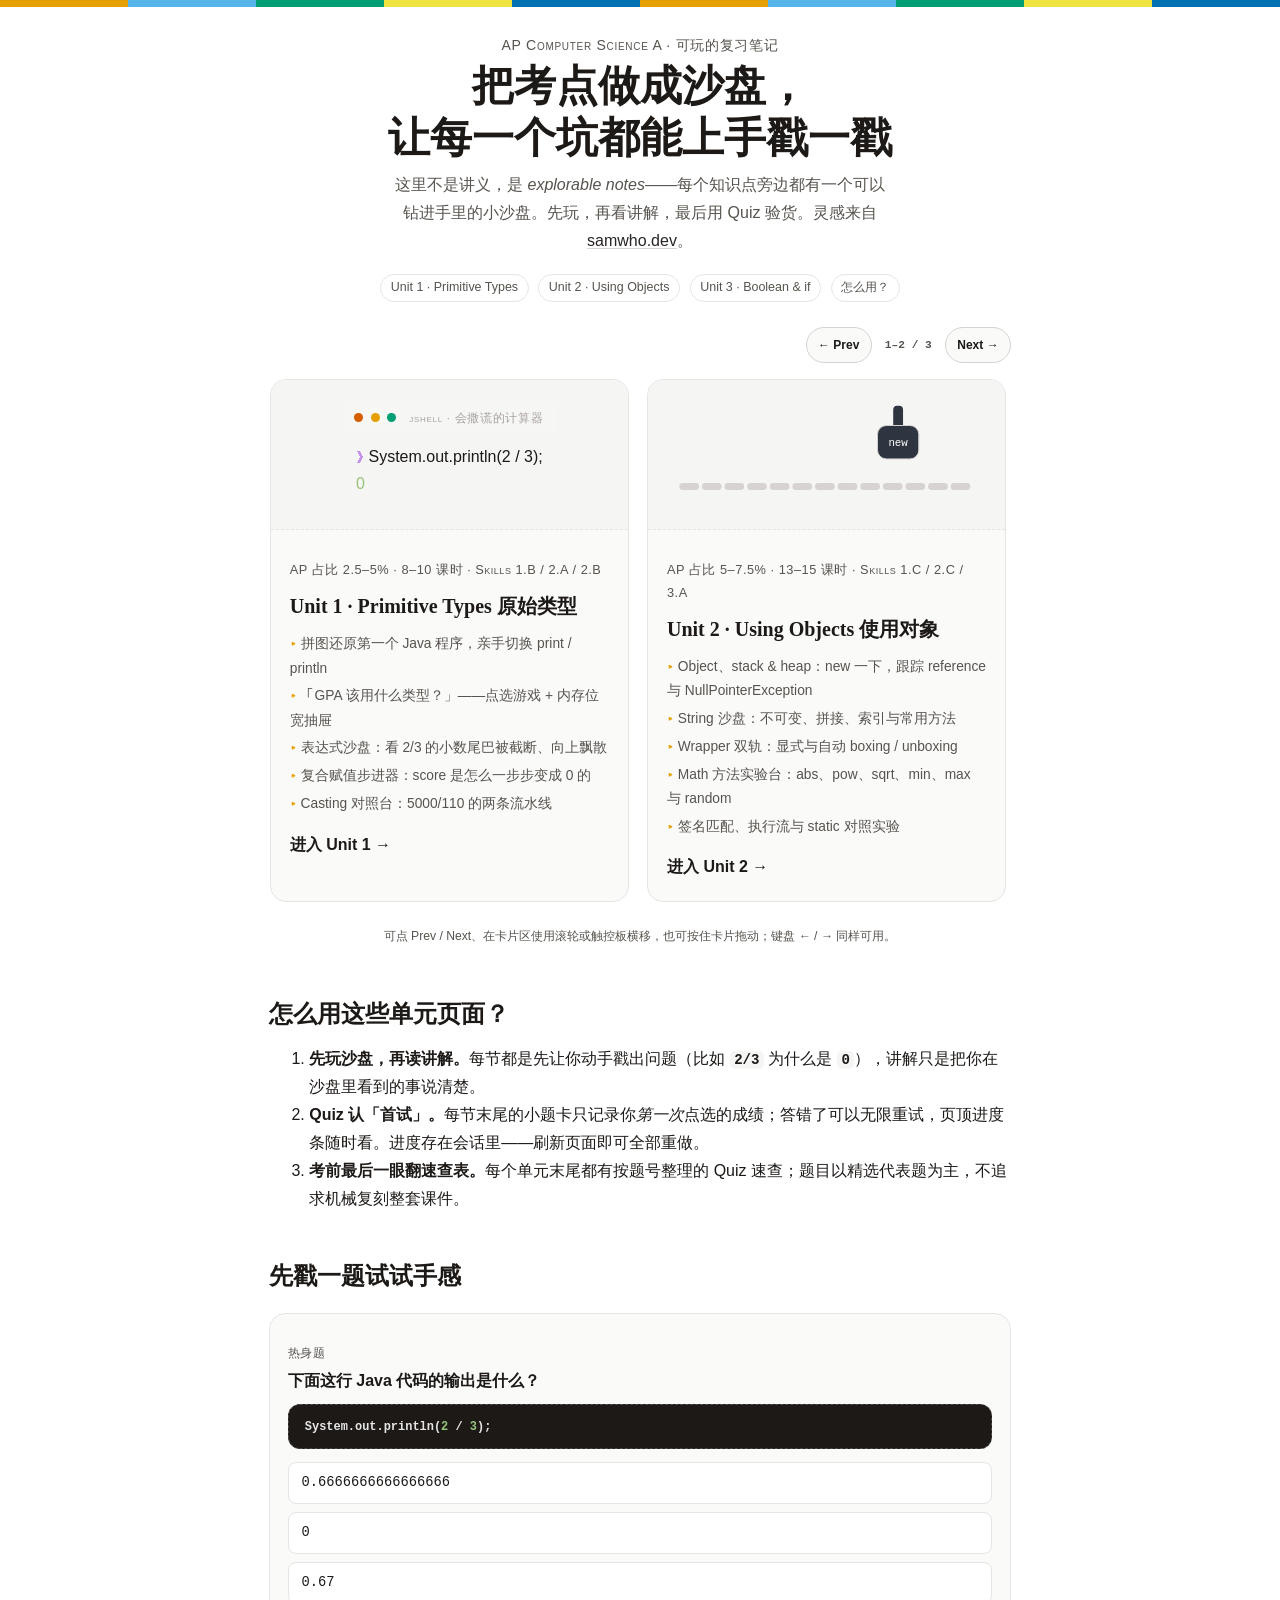
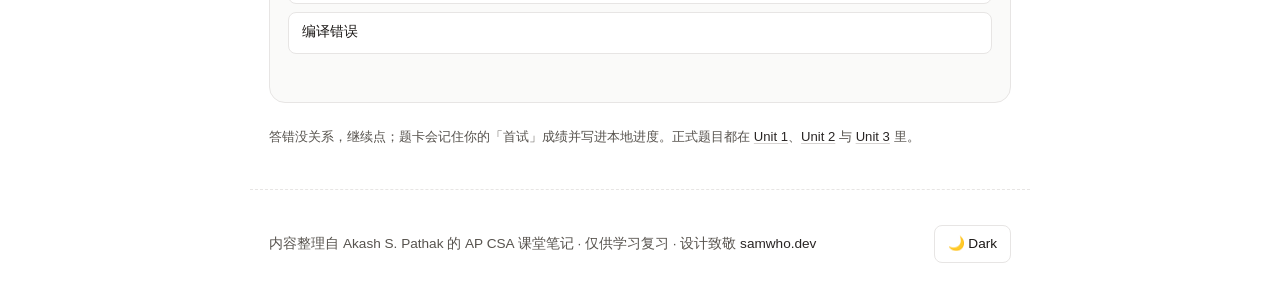
<file: apcsa-review/index.html>
<!doctype html>
<html lang="zh-CN" data-theme="light">
<head>
<meta charset="utf-8">
<meta name="viewport" content="width=device-width, initial-scale=1">
<title>AP CSA 复习沙盘 · Explorable Notes</title>
<meta name="description" content="把 AP Computer Science A Unit 1–3 的考点做成可以上手玩的小沙盘，边玩边复习。">
<script>
  // 防主题闪烁：URL 参数 > localStorage > 系统偏好
  (function () {
    var p = new URL(location.href).searchParams.get('theme');
    var s = null;
    try { s = localStorage.getItem('apcsa-theme'); } catch (e) {}
    var t = p || s || (matchMedia('(prefers-color-scheme: dark)').matches ? 'dark' : 'light');
    document.documentElement.dataset.theme = t;
  })();
</script>
<link rel="stylesheet" href="./assets/main.css">
<script type="module" src="./assets/js/home.js"></script>
</head>
<body>
<a class="skip" href="#main">跳到主要内容</a>
<div class="bar" role="presentation"><i></i><i></i><i></i><i></i><i></i><i></i><i></i><i></i><i></i><i></i></div>

<div class="page">
  <header class="content site-head">
    <p class="post-meta">AP Computer Science A · 可玩的复习笔记</p>
    <h1 class="site-title">把考点做成沙盘，<br>让每一个坑都能上手戳一戳</h1>
    <p class="lede">这里不是讲义，是 <em>explorable notes</em>——每个知识点旁边都有一个可以钻进手里的小沙盘。先玩，再看讲解，最后用 Quiz 验货。灵感来自 <a href="https://samwho.dev" target="_blank" rel="noopener">samwho.dev</a>。</p>
    <nav class="unit-nav" aria-label="单元导航">
      <a class="chip" href="./unit1.html">Unit 1 · Primitive Types</a>
      <a class="chip" href="./unit2.html">Unit 2 · Using Objects</a>
      <a class="chip" href="./unit3.html">Unit 3 · Boolean &amp; if</a>
      <a class="chip" href="#how">怎么用？</a>
    </nav>
  </header>

  <main id="main" class="content">

    <div class="carousel-controls" data-carousel-controls role="group" aria-label="单元卡片导航">
      <button class="carousel-control" type="button" data-carousel-prev aria-label="显示前面的单元" disabled>← Prev</button>
      <span class="carousel-position" data-carousel-position>1–2 / 3</span>
      <button class="carousel-control" type="button" data-carousel-next aria-label="显示后面的单元">Next →</button>
    </div>
    <div class="cards unit-carousel" data-unit-carousel role="region" aria-label="Unit pages. Scroll horizontally to browse." tabindex="0">
      <!-- ============ Unit 1 卡片 ============ -->
      <a class="card reveal" href="./unit1.html">
        <div class="card-hero">
          <viz-console id="u1-term" title="jshell · 会撒谎的计算器"></viz-console>
        </div>
        <div class="card-body">
          <p class="meta">AP 占比 2.5–5% · 8–10 课时 · Skills 1.B / 2.A / 2.B</p>
          <h3>Unit 1 · Primitive Types 原始类型</h3>
          <ul class="toc">
            <li>拼图还原第一个 Java 程序，亲手切换 print / println</li>
            <li>「GPA 该用什么类型？」——点选游戏 + 内存位宽抽屉</li>
            <li>表达式沙盘：看 2/3 的小数尾巴被截断、向上飘散</li>
            <li>复合赋值步进器：score 是怎么一步步变成 0 的</li>
            <li>Casting 对照台：5000/110 的两条流水线</li>
          </ul>
          <span class="go">进入 Unit 1</span>
        </div>
      </a>

      <!-- ============ Unit 2 卡片 ============ -->
      <a class="card reveal" href="./unit2.html">
        <div class="card-hero">
          <svg class="conv" viewBox="0 0 320 120" role="img" aria-label="new Human() 在传送带上不断压出对象饼干">
            <line class="belt" x1="14" y1="92" x2="306" y2="92"></line>
            <g class="tube">
              <rect x="228" y="10" width="10" height="26" rx="4" fill="var(--viz-grey)"></rect>
            </g>
            <g class="mold">
              <rect x="212" y="30" width="42" height="34" rx="9" fill="var(--viz-8)" stroke="var(--border-strong)"></rect>
              <text x="233" y="51" text-anchor="middle" font-size="11" fill="#fff" font-family="ui-monospace,monospace">new</text>
            </g>
            <circle class="pop" cx="233" cy="76" r="14"></circle>
            <g class="cookie k1"><circle cx="233" cy="76" r="12" fill="var(--viz-2)"></circle><circle cx="229" cy="73" r="2" fill="var(--viz-5)"></circle><circle cx="237" cy="79" r="2" fill="var(--viz-5)"></circle></g>
            <g class="cookie k2"><circle cx="233" cy="76" r="12" fill="var(--viz-3)"></circle><circle cx="229" cy="73" r="2" fill="var(--viz-5)"></circle><circle cx="237" cy="79" r="2" fill="var(--viz-5)"></circle></g>
            <g class="cookie k3"><circle cx="233" cy="76" r="12" fill="var(--viz-1)"></circle><circle cx="229" cy="73" r="2" fill="var(--viz-5)"></circle><circle cx="237" cy="79" r="2" fill="var(--viz-5)"></circle></g>
          </svg>
        </div>
        <div class="card-body">
          <p class="meta">AP 占比 5–7.5% · 13–15 课时 · Skills 1.C / 2.C / 3.A</p>
          <h3>Unit 2 · Using Objects 使用对象</h3>
          <ul class="toc">
            <li>Object、stack &amp; heap：new 一下，跟踪 reference 与 NullPointerException</li>
            <li>String 沙盘：不可变、拼接、索引与常用方法</li>
            <li>Wrapper 双轨：显式与自动 boxing / unboxing</li>
            <li>Math 方法实验台：abs、pow、sqrt、min、max 与 random</li>
            <li>签名匹配、执行流与 static 对照实验</li>
          </ul>
          <span class="go">进入 Unit 2</span>
        </div>
      </a>

      <!-- ============ Unit 3 卡片 ============ -->
      <a class="card reveal" href="./unit3.html">
        <div class="card-hero">
          <svg class="u3-logic-hero" viewBox="0 0 320 120" role="img" aria-label="A 与 B 两个条件流入逻辑门，再沿 if / else 分支输出">
            <path class="u3-wire" d="M86 34 H108 Q120 34 132 50 M86 84 H108 Q120 84 132 68 M190 59 H222 M222 59 V34 H264 M222 59 V84 H264" fill="none" stroke="#a8a29e" stroke-width="3" stroke-linecap="round" stroke-linejoin="round"></path>
            <rect class="u3-input-node" x="10" y="18" width="76" height="32" rx="12" fill="#e5f3fa" stroke="#0072b2" stroke-width="1.5"></rect>
            <text class="u3-node-text" x="48" y="39" text-anchor="middle" fill="#292524" font-size="11" font-family="ui-monospace,monospace">A · true</text>
            <rect class="u3-input-node second" x="10" y="68" width="76" height="32" rx="12" fill="#fbecd9" stroke="#d55e00" stroke-width="1.5"></rect>
            <text class="u3-node-text" x="48" y="89" text-anchor="middle" fill="#292524" font-size="11" font-family="ui-monospace,monospace">B · false</text>
            <rect class="u3-and-gate" x="132" y="37" width="58" height="44" rx="16" fill="#e4f4ed" stroke="#009e73" stroke-width="1.7"></rect>
            <text class="u3-gate-text" x="161" y="64" text-anchor="middle" fill="#292524" font-size="17" font-family="ui-monospace,monospace">&amp;&amp;</text>
            <circle class="u3-gate-pulse" cx="161" cy="59" r="28" fill="none" stroke="#009e73" stroke-width="1.2" opacity=".35"></circle>
            <circle class="u3-junction" cx="222" cy="59" r="5" fill="#d55e00"></circle>
            <rect class="u3-output-node yes" x="264" y="19" width="48" height="30" rx="11" fill="#e5f3fa" stroke="#0072b2" stroke-width="1.5"></rect>
            <text class="u3-node-text" x="288" y="39" text-anchor="middle" fill="#292524" font-size="11" font-family="ui-monospace,monospace">if</text>
            <rect class="u3-output-node no" x="264" y="69" width="48" height="30" rx="11" fill="#fbecd9" stroke="#d55e00" stroke-width="1.5"></rect>
            <text class="u3-node-text" x="288" y="89" text-anchor="middle" fill="#292524" font-size="11" font-family="ui-monospace,monospace">else</text>
            <circle class="u3-flow-packet packet-a" cx="91" cy="34" r="4.5" fill="#d55e00"></circle>
            <circle class="u3-flow-packet packet-b" cx="91" cy="84" r="4.5" fill="#0072b2"></circle>
            <circle class="u3-flow-packet packet-yes" cx="195" cy="59" r="4.5" fill="#009e73"></circle>
            <circle class="u3-flow-packet packet-no" cx="195" cy="59" r="4.5" fill="#d55e00"></circle>
          </svg>
        </div>
        <div class="card-body">
          <p class="meta">Unit 3 · 11–13 课时 · §§3.1–3.7 · 19 道精选 Quiz</p>
          <h3>Unit 3 · Boolean &amp; if Statements</h3>
          <ul class="toc">
            <li>关系运算、Boolean expressions 与负数取余</li>
            <li>if / nested if / else-if：把每条分支跑清楚</li>
            <li>真值表、短路求值与 De Morgan 等价式</li>
            <li>对象引用身份、String 内容比较与 null guard</li>
            <li>Playground：Magic 8 Ball + Animal Guessing</li>
          </ul>
          <span class="go">进入 Unit 3</span>
        </div>
      </a>
    </div>
    <p class="carousel-hint">可点 Prev / Next、在卡片区使用滚轮或触控板横移，也可按住卡片拖动；键盘 ← / → 同样可用。</p>

    <section id="how" class="reveal">
      <h2 id="how-title">怎么用这些单元页面？<a class="anchor" href="#how-title" aria-label="本节的链接">#</a></h2>
      <ol>
        <li><strong>先玩沙盘，再读讲解。</strong>每节都是先让你动手戳出问题（比如 <code>2/3</code> 为什么是 <code>0</code>），讲解只是把你在沙盘里看到的事说清楚。</li>
        <li><strong>Quiz 认「首试」。</strong>每节末尾的小题卡只记录你<em>第一次</em>点选的成绩；答错了可以无限重试，页顶进度条随时看。进度存在会话里——刷新页面即可全部重做。</li>
        <li><strong>考前最后一眼翻速查表。</strong>每个单元末尾都有按题号整理的 Quiz 速查；题目以精选代表题为主，不追求机械复刻整套课件。</li>
      </ol>
    </section>

    <section class="reveal">
      <h2 id="taste">先戳一题试试手感<a class="anchor" href="#taste" aria-label="本节的链接">#</a></h2>
      <quiz-card qno="DEMO">
        <p class="qhead"><span class="qno">热身题</span></p>
        <p class="question">下面这行 Java 代码的输出是什么？</p>
        <viz-code>System.out.println(2 / 3);</viz-code>
        <ul class="options">
          <li>0.6666666666666666</li>
          <li data-correct>0</li>
          <li>0.67</li>
          <li>编译错误</li>
        </ul>
        <p class="explain">两个操作数都是 <code>int</code>，Java 走<strong>整数除法</strong>：2 ÷ 3 = 0 余 2，商 <code>0</code>，小数部分直接丢掉（不是四舍五入！）。想保留小数，至少让一个操作数成为 <code>double</code>，比如 <code>2.0 / 3</code>。这是 Unit 1 §1.3 全站最大的坑。</p>
      </quiz-card>
      <p class="hint">答错没关系，继续点；题卡会记住你的「首试」成绩并写进本地进度。正式题目都在 <a href="./unit1.html">Unit 1</a>、<a href="./unit2.html">Unit 2</a> 与 <a href="./unit3.html">Unit 3</a> 里。</p>
    </section>
  </main>

  <footer class="site-foot">
    <span>内容整理自 Akash S. Pathak 的 AP CSA 课堂笔记 · 仅供学习复习 · 设计致敬 <a href="https://samwho.dev" target="_blank" rel="noopener">samwho.dev</a></span>
    <button class="btn-ghost" type="button" data-theme-toggle>🌙 Dark</button>
  </footer>
</div>
</body>
</html>
</file>
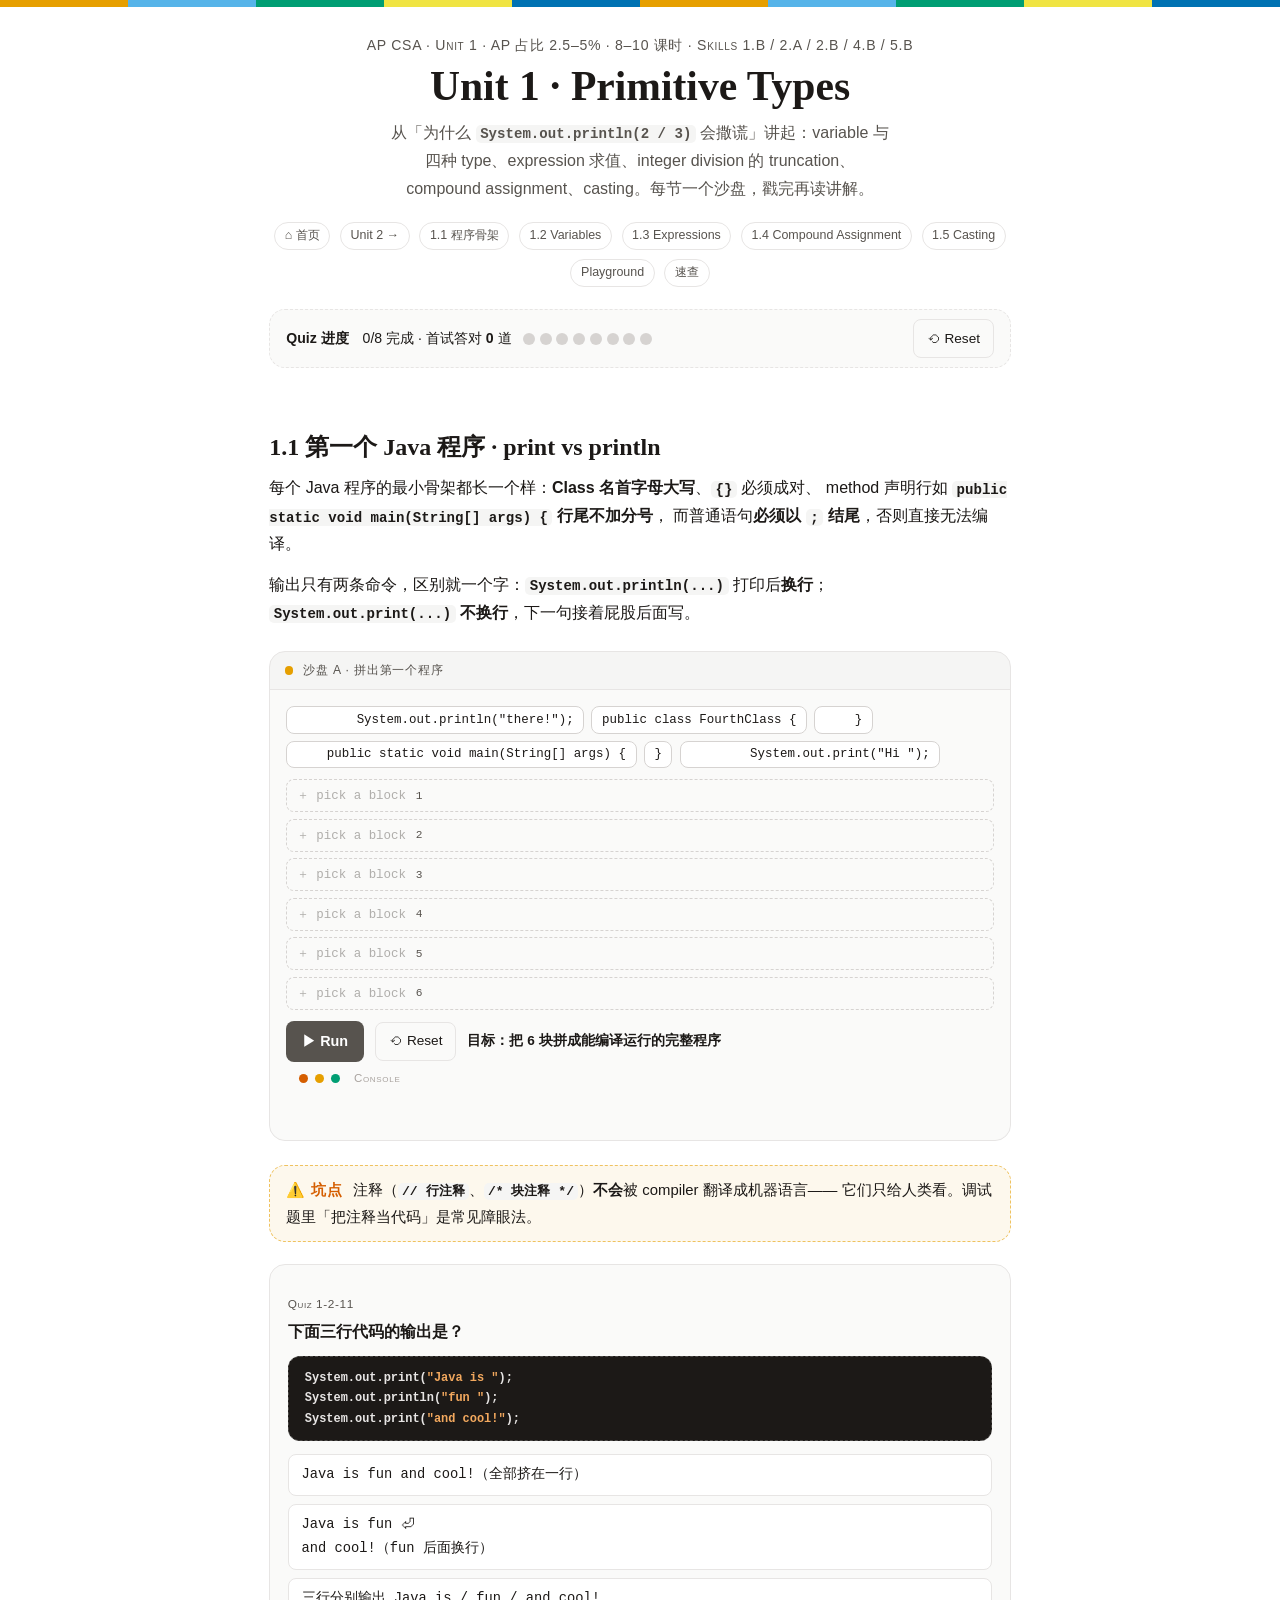
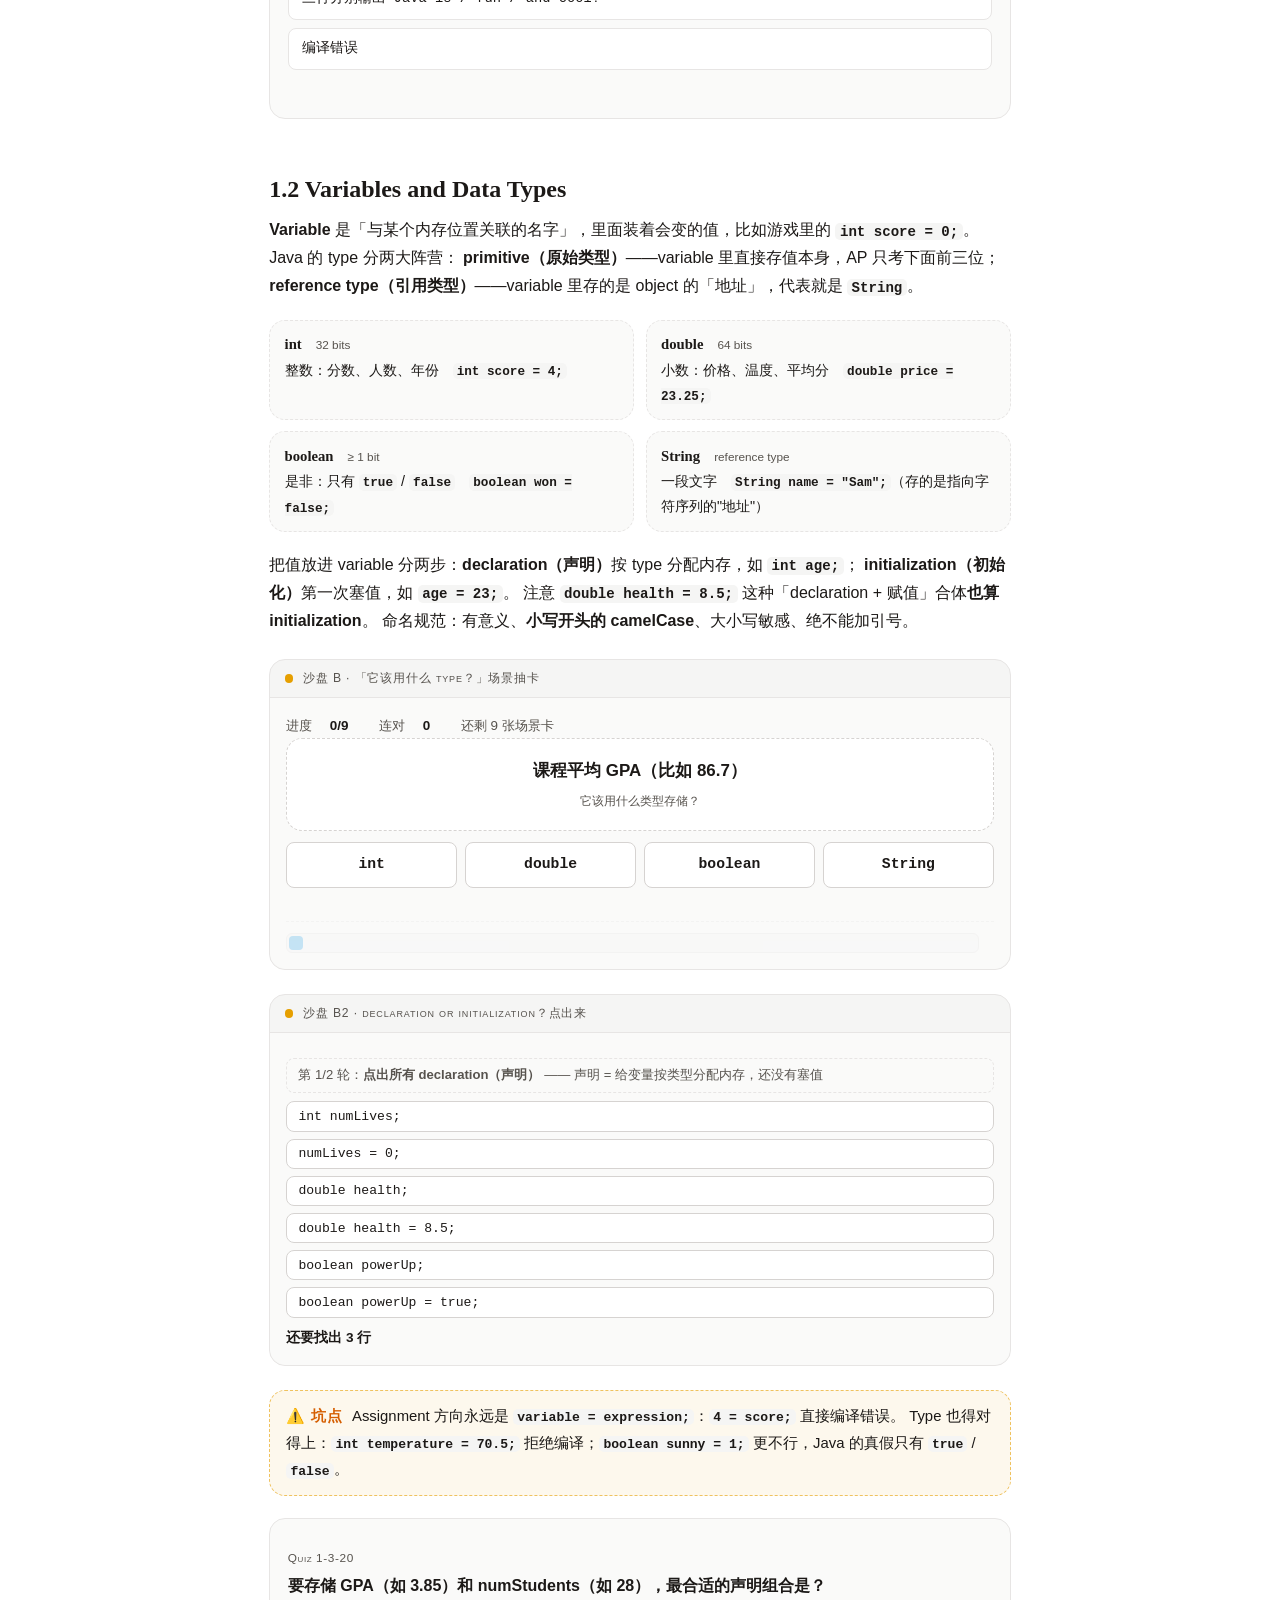
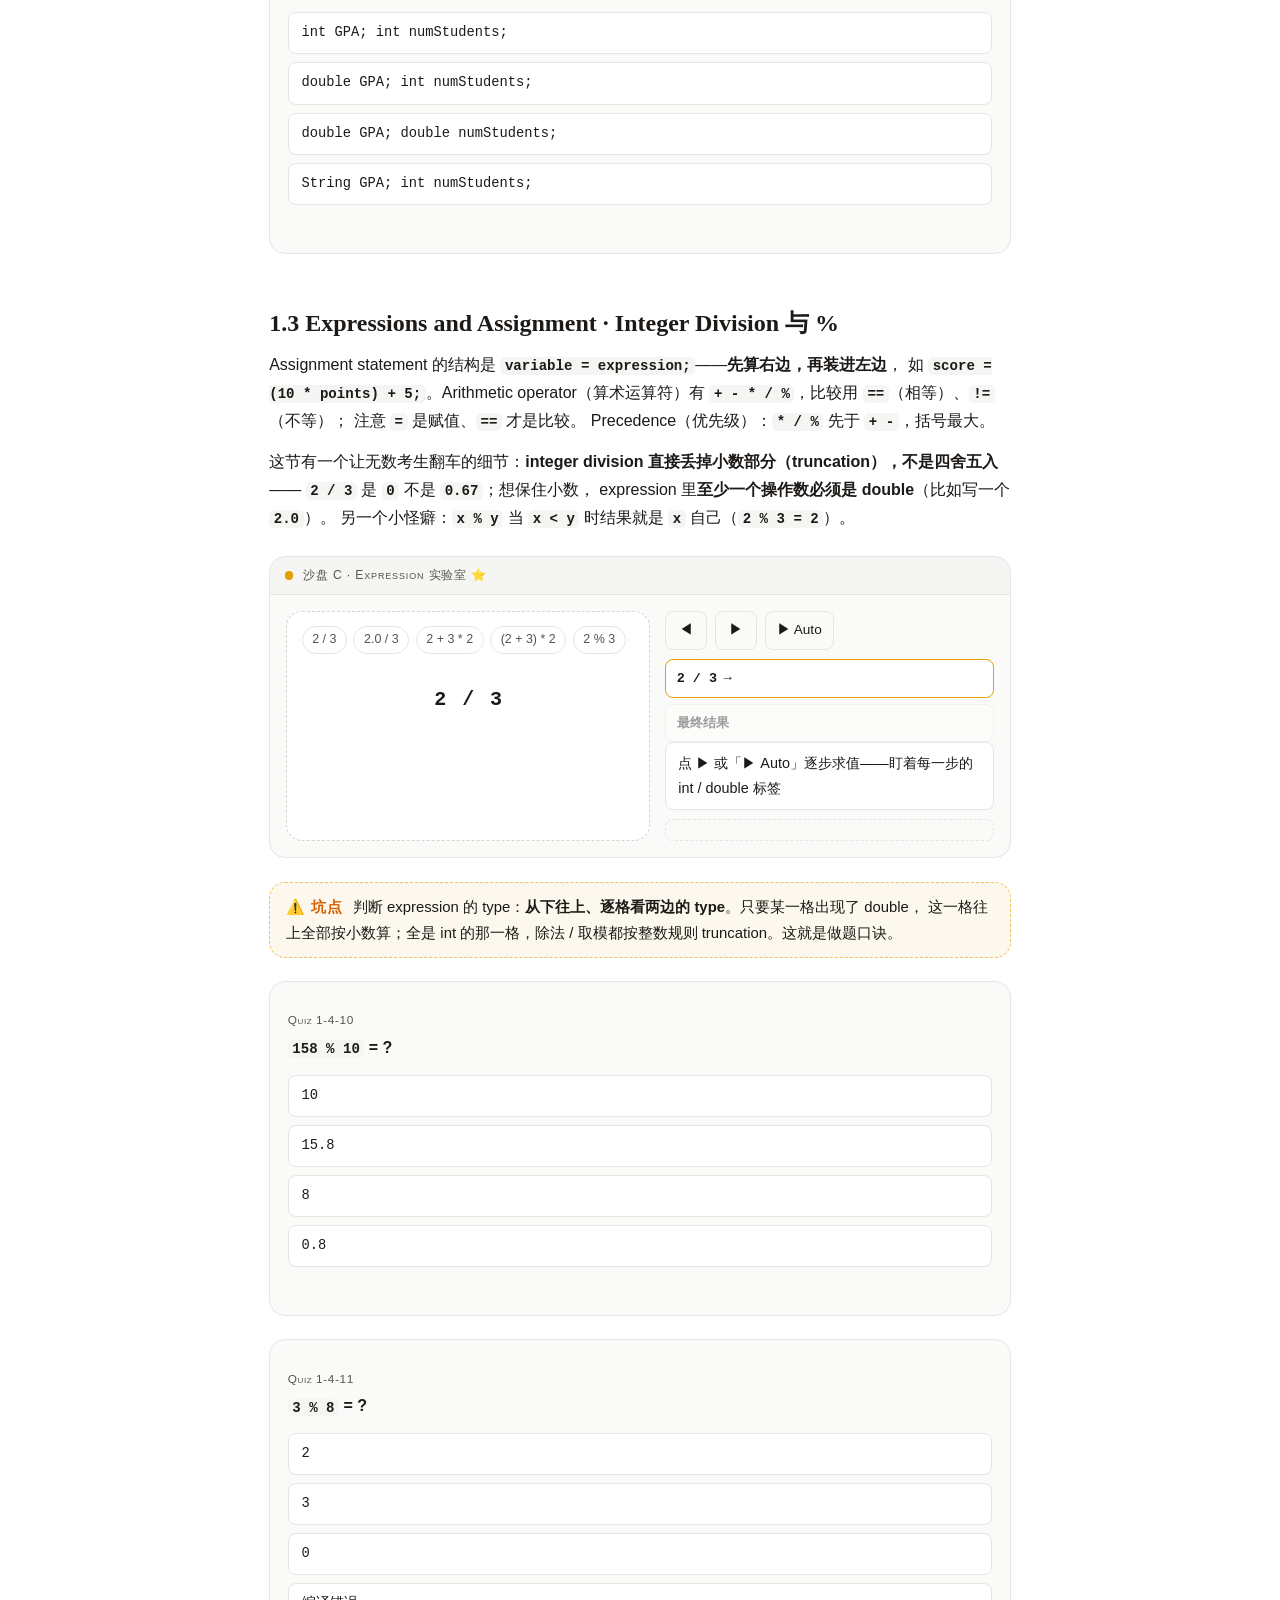
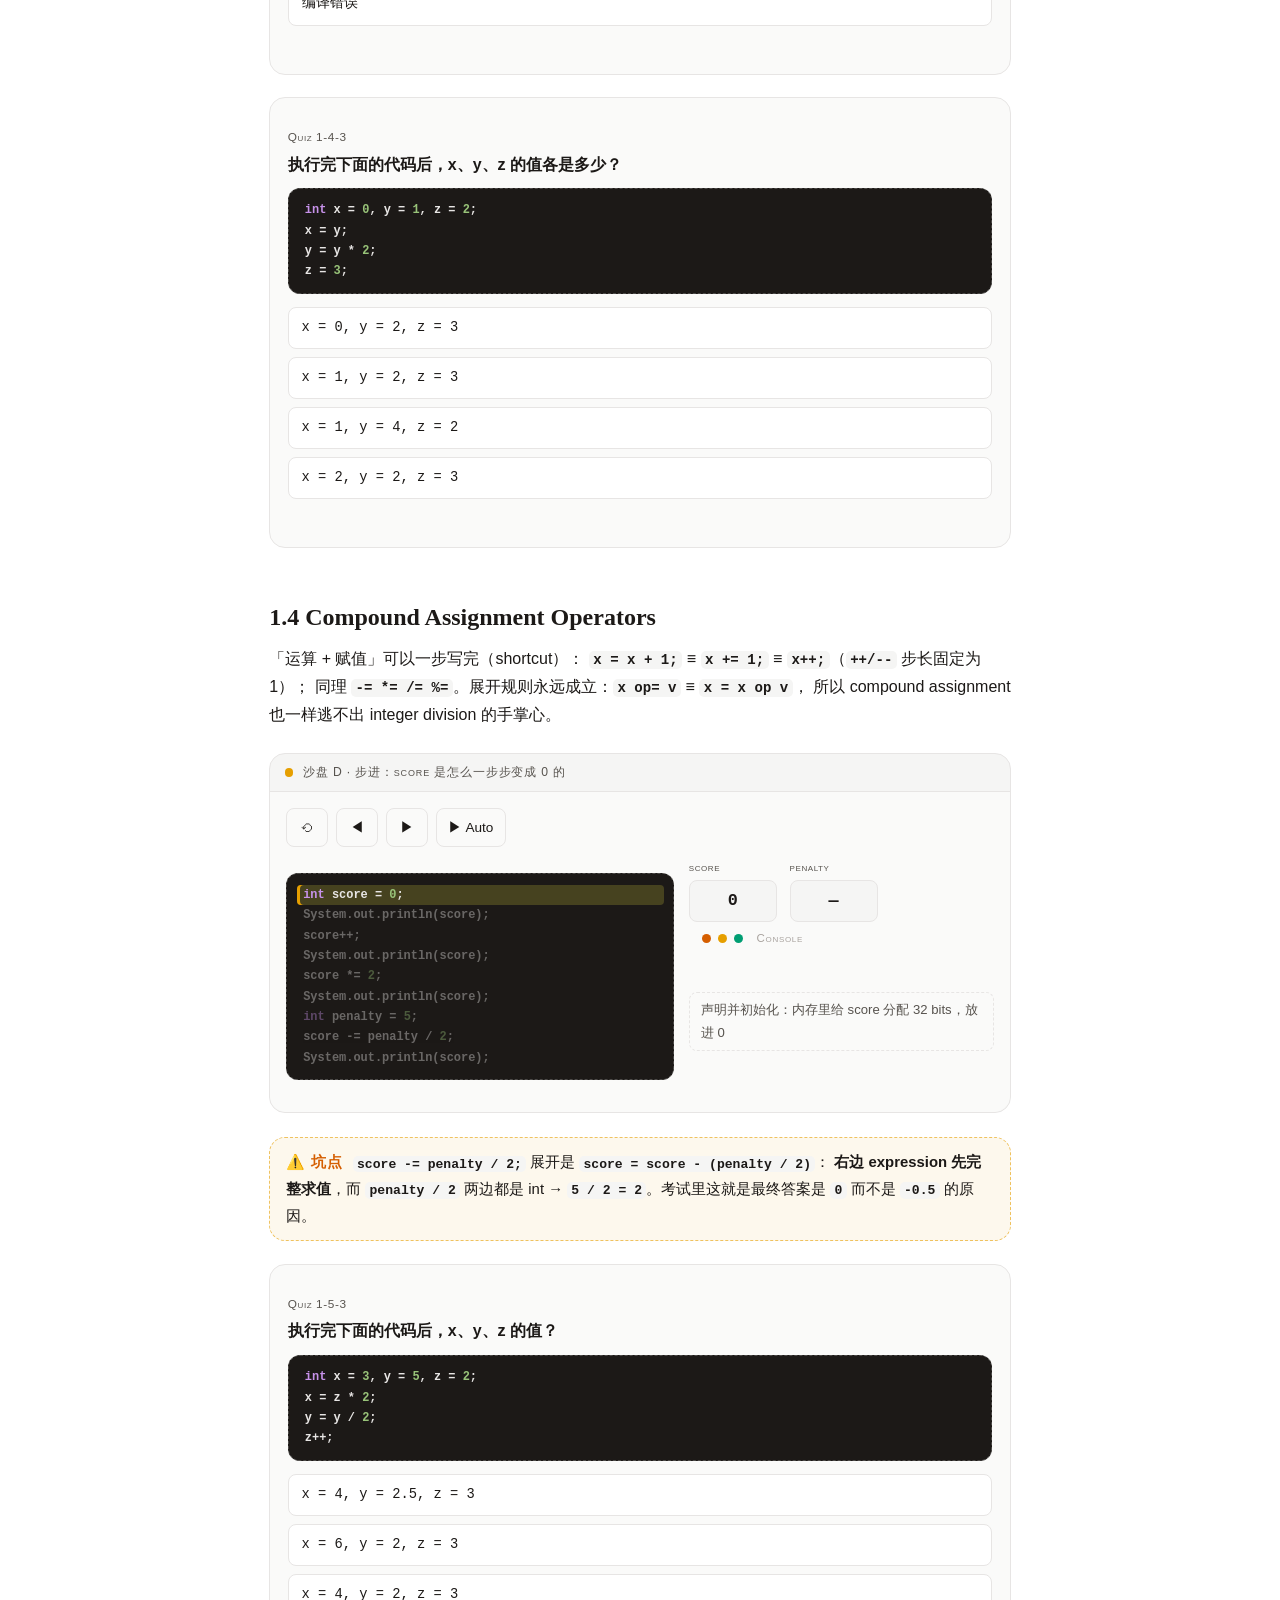
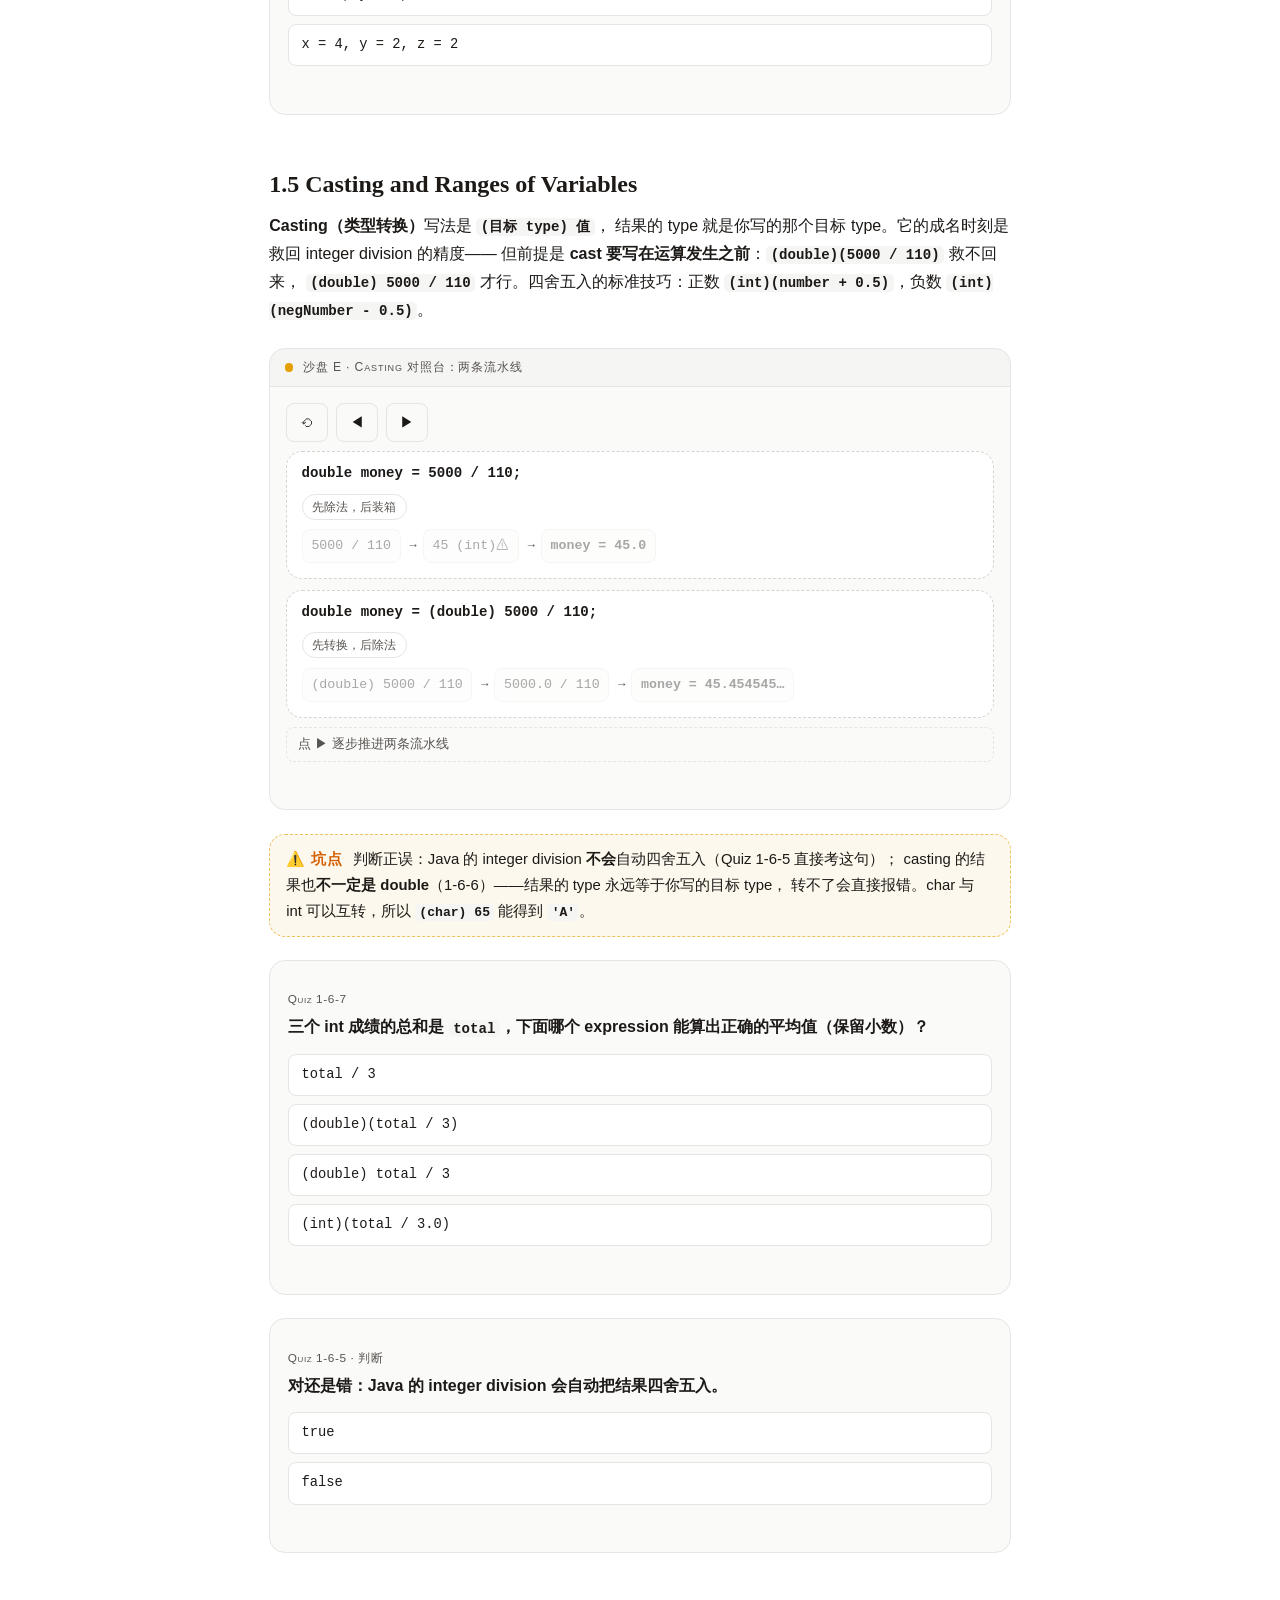
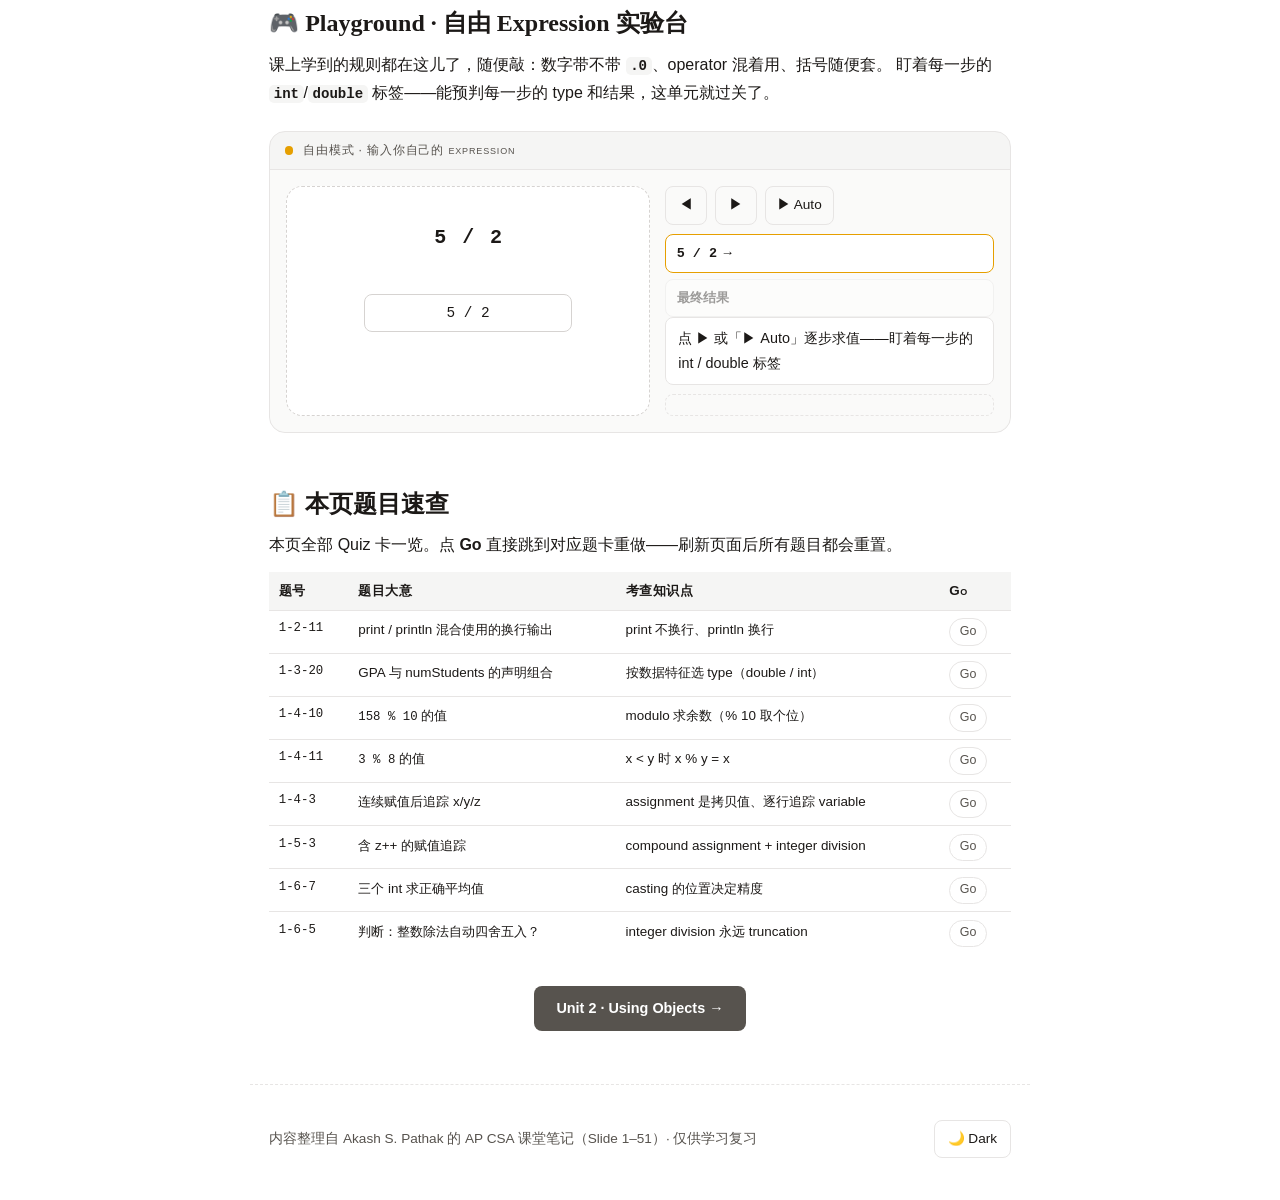
<file: apcsa-review/unit1.html>
<!doctype html>
<html lang="zh-CN" data-theme="light">
<head>
<meta charset="utf-8">
<meta name="viewport" content="width=device-width, initial-scale=1">
<title>Unit 1 · Primitive Types | AP CSA 复习沙盘</title>
<meta name="description" content="AP CSA Unit 1 可交互复习：Variables and Data Types、Expressions、Integer Division、Compound Assignment、Casting。">
<script>
  (function () {
    var p = new URL(location.href).searchParams.get('theme');
    var s = null; try { s = localStorage.getItem('apcsa-theme'); } catch (e) {}
    var t = p || s || (matchMedia('(prefers-color-scheme: dark)').matches ? 'dark' : 'light');
    document.documentElement.dataset.theme = t;
  })();
</script>
<link rel="stylesheet" href="./assets/main.css">
<link rel="stylesheet" href="./assets/sandbox.css">
<script type="module" src="./assets/js/unit1.js"></script>
</head>
<body data-page="unit1">
<a class="skip" href="#main">跳到主要内容</a>
<div class="bar" role="presentation"><i></i><i></i><i></i><i></i><i></i><i></i><i></i><i></i><i></i><i></i></div>

<div class="page">
  <header class="content site-head">
    <p class="post-meta">AP CSA · Unit 1 · AP 占比 2.5–5% · 8–10 课时 · Skills 1.B / 2.A / 2.B / 4.B / 5.B</p>
    <h1 class="site-title">Unit 1 · Primitive Types</h1>
    <p class="lede">从「为什么 <code>System.out.println(2 / 3)</code> 会撒谎」讲起：variable 与四种 type、expression 求值、integer division 的 truncation、compound assignment、casting。每节一个沙盘，戳完再读讲解。</p>
    <nav class="unit-nav" aria-label="本页目录">
      <a class="chip" href="./index.html">⌂ 首页</a>
      <a class="chip" href="./unit2.html">Unit 2 →</a>
      <a class="chip" href="#s1-1">1.1 程序骨架</a>
      <a class="chip" href="#s1-2">1.2 Variables</a>
      <a class="chip" href="#s1-3">1.3 Expressions</a>
      <a class="chip" href="#s1-4">1.4 Compound Assignment</a>
      <a class="chip" href="#s1-5">1.5 Casting</a>
      <a class="chip" href="#playground">Playground</a>
      <a class="chip" href="#ref">速查</a>
    </nav>
    <div class="quiz-progress" data-quiz-progress aria-live="polite"></div>
  </header>

  <main id="main" class="content">

    <!-- ==================== §1.1 ==================== -->
    <section id="s1-1" class="reveal">
      <h2>1.1 第一个 Java 程序 · print vs println<a class="anchor" href="#s1-1" aria-label="本节的链接">#</a></h2>
      <p>每个 Java 程序的最小骨架都长一个样：<strong>Class 名首字母大写</strong>、<code>{}</code> 必须成对、
        method 声明行如 <code>public static void main(String[] args) {</code> <strong>行尾不加分号</strong>，
        而普通语句<strong>必须以 <code>;</code> 结尾</strong>，否则直接无法编译。</p>
      <p>输出只有两条命令，区别就一个字：<code>System.out.println(...)</code> 打印后<strong>换行</strong>；
        <code>System.out.print(...)</code> <strong>不换行</strong>，下一句接着屁股后面写。</p>

      <div class="viz">
        <div class="viz-head"><span class="dot"></span>沙盘 A · 拼出第一个程序</div>
        <div class="viz-body">
          <u1-puzzle></u1-puzzle>
        </div>
      </div>

      <aside class="warn">
        <span class="tag">⚠️ 坑点</span>
        注释（<code>// 行注释</code>、<code>/* 块注释 */</code>）<strong>不会</strong>被 compiler 翻译成机器语言——
        它们只给人类看。调试题里「把注释当代码」是常见障眼法。
      </aside>

      <quiz-card qno="1-2-11" id="q-1-2-11">
        <p class="qhead"><span class="qno">Quiz 1-2-11</span></p>
        <p class="question">下面三行代码的输出是？</p>
        <viz-code>
System.out.print("Java is ");
System.out.println("fun ");
System.out.print("and cool!");</viz-code>
        <ul class="options">
          <li>Java is fun and cool!（全部挤在一行）</li>
          <li data-correct>Java is fun ⏎<br>and cool!（fun 后面换行）</li>
          <li>三行分别输出 Java is / fun / and cool!</li>
          <li>编译错误</li>
        </ul>
        <p class="explain"><code>print</code> 不换行，所以 "Java is " 和 "fun " 连起来；
          <code>println("fun ")</code> 结束后换行 ⏎，最后的 <code>print("and cool!")</code> 出现在<strong>下一行</strong>行首。</p>
      </quiz-card>
    </section>

    <!-- ==================== §1.2 ==================== -->
    <section id="s1-2" class="reveal">
      <h2>1.2 Variables and Data Types<a class="anchor" href="#s1-2" aria-label="本节的链接">#</a></h2>
      <p><strong>Variable</strong> 是「与某个内存位置关联的名字」，里面装着会变的值，比如游戏里的
        <code>int score = 0;</code>。Java 的 type 分两大阵营：
        <strong>primitive（原始类型）</strong>——variable 里直接存值本身，AP 只考下面前三位；
        <strong>reference type（引用类型）</strong>——variable 里存的是 object 的「地址」，代表就是 <code>String</code>。</p>

      <div class="fact-grid">
        <div class="fact"><b>int</b>　<span class="en">32 bits</span><br>整数：分数、人数、年份　<code>int score = 4;</code></div>
        <div class="fact"><b>double</b>　<span class="en">64 bits</span><br>小数：价格、温度、平均分　<code>double price = 23.25;</code></div>
        <div class="fact"><b>boolean</b>　<span class="en">≥ 1 bit</span><br>是非：只有 <code>true</code> / <code>false</code>　<code>boolean won = false;</code></div>
        <div class="fact"><b>String</b>　<span class="en">reference type</span><br>一段文字　<code>String name = "Sam";</code>（存的是指向字符序列的"地址"）</div>
      </div>

      <p>把值放进 variable 分两步：<strong>declaration（声明）</strong>按 type 分配内存，如 <code>int age;</code>；
        <strong>initialization（初始化）</strong>第一次塞值，如 <code>age = 23;</code>。
        注意 <code>double health = 8.5;</code> 这种「declaration + 赋值」合体<strong>也算 initialization</strong>。
        命名规范：有意义、<strong>小写开头的 camelCase</strong>、大小写敏感、绝不能加引号。</p>

      <div class="viz">
        <div class="viz-head"><span class="dot"></span>沙盘 B · 「它该用什么 type？」场景抽卡</div>
        <div class="viz-body">
          <u1-type-game></u1-type-game>
        </div>
      </div>

      <div class="viz">
        <div class="viz-head"><span class="dot"></span>沙盘 B2 · declaration or initialization？点出来</div>
        <div class="viz-body">
          <u1-decl-game></u1-decl-game>
        </div>
      </div>

      <aside class="warn float">
        <span class="tag">⚠️ 坑点</span>
        Assignment 方向永远是 <code>variable = expression;</code>：<code>4 = score;</code> 直接编译错误。
        Type 也得对得上：<code>int temperature = 70.5;</code> 拒绝编译；<code>boolean sunny = 1;</code>
        更不行，Java 的真假只有 <code>true</code> / <code>false</code>。
      </aside>

      <quiz-card qno="1-3-20" id="q-1-3-20">
        <p class="qhead"><span class="qno">Quiz 1-3-20</span></p>
        <p class="question">要存储 GPA（如 3.85）和 numStudents（如 28），最合适的声明组合是？</p>
        <ul class="options">
          <li>int GPA; int numStudents;</li>
          <li data-correct>double GPA; int numStudents;</li>
          <li>double GPA; double numStudents;</li>
          <li>String GPA; int numStudents;</li>
        </ul>
        <p class="explain">GPA 带小数 → <code>double</code>；人数是整数 → <code>int</code>。
          用 <code>int</code> 存 GPA 会丢掉小数（3.85 → 3）；人数用 <code>double</code> 虽然能编译，但 type 语义不准确，考试不认。</p>
      </quiz-card>
    </section>

    <!-- ==================== §1.3 ==================== -->
    <section id="s1-3" class="reveal">
      <h2>1.3 Expressions and Assignment · Integer Division 与 %<a class="anchor" href="#s1-3" aria-label="本节的链接">#</a></h2>
      <p>Assignment statement 的结构是 <code>variable = expression;</code>——<strong>先算右边，再装进左边</strong>，
        如 <code>score = (10 * points) + 5;</code>。Arithmetic operator（算术运算符）有
        <code>+ - * / %</code>，比较用 <code>==</code>（相等）、<code>!=</code>（不等）；
        注意 <code>=</code> 是赋值、<code>==</code> 才是比较。
        Precedence（优先级）：<code>* / %</code> 先于 <code>+ -</code>，括号最大。</p>
      <p>这节有一个让无数考生翻车的细节：<strong>integer division 直接丢掉小数部分（truncation），不是四舍五入</strong>——
        <code>2 / 3</code> 是 <code>0</code> 不是 <code>0.67</code>；想保住小数，
        expression 里<strong>至少一个操作数必须是 double</strong>（比如写一个 <code>2.0</code>）。
        另一个小怪癖：<code>x % y</code> 当 <code>x &lt; y</code> 时结果就是 <code>x</code> 自己（<code>2 % 3 = 2</code>）。</p>

      <div class="viz">
        <div class="viz-head"><span class="dot"></span>沙盘 C · Expression 实验室 ⭐</div>
        <div class="viz-body">
          <u1-expr></u1-expr>
        </div>
      </div>

      <aside class="warn float">
        <span class="tag">⚠️ 坑点</span>
        判断 expression 的 type：<strong>从下往上、逐格看两边的 type</strong>。只要某一格出现了 double，
        这一格往上全部按小数算；全是 int 的那一格，除法 / 取模都按整数规则 truncation。这就是做题口诀。
      </aside>

      <quiz-card qno="1-4-10" id="q-1-4-10">
        <p class="qhead"><span class="qno">Quiz 1-4-10</span></p>
        <p class="question"><code>158 % 10</code> = ?</p>
        <ul class="options">
          <li>10</li>
          <li>15.8</li>
          <li data-correct>8</li>
          <li>0.8</li>
        </ul>
        <p class="explain">158 ÷ 10 = 15 余 <strong>8</strong>。技巧：<code>% 10</code> 永远取个位数字。</p>
      </quiz-card>

      <quiz-card qno="1-4-11" id="q-1-4-11">
        <p class="qhead"><span class="qno">Quiz 1-4-11</span></p>
        <p class="question"><code>3 % 8</code> = ?</p>
        <ul class="options">
          <li>2</li>
          <li data-correct>3</li>
          <li>0</li>
          <li>编译错误</li>
        </ul>
        <p class="explain">3 ÷ 8 = 0 余 <strong>3</strong>。当 <code>x &lt; y</code> 时，<code>x % y</code> 的结果就是 x 自己——商是 0，整个 x 都变成余数留下来。</p>
      </quiz-card>

      <quiz-card qno="1-4-3" id="q-1-4-3">
        <p class="qhead"><span class="qno">Quiz 1-4-3</span></p>
        <p class="question">执行完下面的代码后，x、y、z 的值各是多少？</p>
        <viz-code>
int x = 0, y = 1, z = 2;
x = y;
y = y * 2;
z = 3;</viz-code>
        <ul class="options">
          <li>x = 0, y = 2, z = 3</li>
          <li data-correct>x = 1, y = 2, z = 3</li>
          <li>x = 1, y = 4, z = 2</li>
          <li>x = 2, y = 2, z = 3</li>
        </ul>
        <p class="explain">赋值是「拷贝值」，不是绑定：<code>x = y;</code> 后 x 变成 1（y 后来的变化与 x 无关）。
          然后 y = 1 × 2 = 2，z 被直接改写为 3。追踪 variable 就一行一行往下抄当前值。</p>
      </quiz-card>
    </section>

    <!-- ==================== §1.4 ==================== -->
    <section id="s1-4" class="reveal">
      <h2>1.4 Compound Assignment Operators<a class="anchor" href="#s1-4" aria-label="本节的链接">#</a></h2>
      <p>「运算 + 赋值」可以一步写完（shortcut）：
        <code>x = x + 1;</code> ≡ <code>x += 1;</code> ≡ <code>x++;</code>（<code>++/--</code> 步长固定为 1）；
        同理 <code>-= *= /= %=</code>。展开规则永远成立：<code>x op= v</code> ≡ <code>x = x op v</code>，
        所以 compound assignment 也一样逃不出 integer division 的手掌心。</p>

      <div class="viz">
        <div class="viz-head"><span class="dot"></span>沙盘 D · 步进：score 是怎么一步步变成 0 的</div>
        <div class="viz-body">
          <u1-stepper>
            <div class="split">
              <div>
                <viz-code>
int score = 0;
System.out.println(score);
score++;
System.out.println(score);
score *= 2;
System.out.println(score);
int penalty = 5;
score -= penalty / 2;
System.out.println(score);</viz-code>
              </div>
              <div>
                <div class="mem-grid">
                  <mem-box name="score" value="？"></mem-box>
                  <mem-box name="penalty" value="？"></mem-box>
                </div>
                <viz-console title="Console"></viz-console>
                <div class="note-chip">点 ▶ 开始逐行执行，也可以按 ← → 方向键</div>
              </div>
            </div>
          </u1-stepper>
        </div>
      </div>

      <aside class="warn">
        <span class="tag">⚠️ 坑点</span>
        <code>score -= penalty / 2;</code> 展开是 <code>score = score - (penalty / 2)</code>：
        <strong>右边 expression 先完整求值</strong>，而 <code>penalty / 2</code> 两边都是 int →
        <code>5 / 2 = 2</code>。考试里这就是最终答案是 <code>0</code> 而不是 <code>-0.5</code> 的原因。
      </aside>

      <quiz-card qno="1-5-3" id="q-1-5-3">
        <p class="qhead"><span class="qno">Quiz 1-5-3</span></p>
        <p class="question">执行完下面的代码后，x、y、z 的值？</p>
        <viz-code>
int x = 3, y = 5, z = 2;
x = z * 2;
y = y / 2;
z++;</viz-code>
        <ul class="options">
          <li>x = 4, y = 2.5, z = 3</li>
          <li>x = 6, y = 2, z = 3</li>
          <li data-correct>x = 4, y = 2, z = 3</li>
          <li>x = 4, y = 2, z = 2</li>
        </ul>
        <p class="explain">x = 2 × 2 = 4；y 是 <strong>int</strong>，<code>5 / 2</code> 走 integer division = <strong>2</strong>（不是 2.5！）；
          <code>z++;</code> 让 z = 3。凡是「追踪值」的题，先把每个 variable 的 type 圈出来。</p>
      </quiz-card>
    </section>

    <!-- ==================== §1.5 ==================== -->
    <section id="s1-5" class="reveal">
      <h2>1.5 Casting and Ranges of Variables<a class="anchor" href="#s1-5" aria-label="本节的链接">#</a></h2>
      <p><strong>Casting（类型转换）</strong>写法是 <code>(目标 type) 值</code>，
        结果的 type 就是你写的那个目标 type。它的成名时刻是救回 integer division 的精度——
        但前提是 <strong>cast 要写在运算发生之前</strong>：<code>(double)(5000 / 110)</code> 救不回来，
        <code>(double) 5000 / 110</code> 才行。四舍五入的标准技巧：正数
        <code>(int)(number + 0.5)</code>，负数 <code>(int)(negNumber - 0.5)</code>。</p>

      <div class="viz">
        <div class="viz-head"><span class="dot"></span>沙盘 E · Casting 对照台：两条流水线</div>
        <div class="viz-body">
          <u1-cast-duel></u1-cast-duel>
        </div>
      </div>

      <aside class="warn float">
        <span class="tag">⚠️ 坑点</span>
        判断正误：Java 的 integer division <strong>不会</strong>自动四舍五入（Quiz 1-6-5 直接考这句）；
        casting 的结果也<strong>不一定是 double</strong>（1-6-6）——结果的 type 永远等于你写的目标 type，
        转不了会直接报错。char 与 int 可以互转，所以 <code>(char) 65</code> 能得到 <code>'A'</code>。
      </aside>

      <quiz-card qno="1-6-7" id="q-1-6-7">
        <p class="qhead"><span class="qno">Quiz 1-6-7</span></p>
        <p class="question">三个 int 成绩的总和是 <code>total</code>，下面哪个 expression 能算出<strong>正确的平均值</strong>（保留小数）？</p>
        <ul class="options">
          <li>total / 3</li>
          <li>(double)(total / 3)</li>
          <li data-correct>(double) total / 3</li>
          <li>(int)(total / 3.0)</li>
        </ul>
        <p class="explain">A：两边都是 int，先 integer division 丢精度。B：括号里除完才 cast，丢掉的找不回来
          （板书：<code>(double)(7 / 2)</code> → <code>3.0</code>，不是 3.5）。
          C ✓：先把 total 变成 double，除法按小数算。D：虽然 <code>3.0</code> 救回了小数运算，
          但最后 <code>(int)</code> 又把小数砍掉了。</p>
      </quiz-card>

      <quiz-card qno="1-6-5" id="q-1-6-5">
        <p class="qhead"><span class="qno">Quiz 1-6-5 · 判断</span></p>
        <p class="question">对还是错：Java 的 integer division 会自动把结果四舍五入。</p>
        <ul class="options">
          <li>true</li>
          <li data-correct>false</li>
        </ul>
        <p class="explain">integer division 永远 <strong>truncation</strong>（直接向零靠拢）：<code>7 / 2 = 3</code>、
          <code>-7 / 2 = -3</code>。想手动实现四舍五入：正数 <code>(int)(number + 0.5)</code>、负数
          <code>(int)(number − 0.5)</code>。</p>
      </quiz-card>
    </section>

    <!-- ==================== Playground ==================== -->
    <section id="playground" class="reveal">
      <h2>🎮 Playground · 自由 Expression 实验台<a class="anchor" href="#playground" aria-label="本节的链接">#</a></h2>
      <p>课上学到的规则都在这儿了，随便敲：数字带不带 <code>.0</code>、operator 混着用、括号随便套。
        盯着每一步的 <code>int</code>/<code>double</code> 标签——能预判每一步的 type 和结果，这单元就过关了。</p>
      <div class="viz">
        <div class="viz-head"><span class="dot"></span>自由模式 · 输入你自己的 expression</div>
        <div class="viz-body">
          <u1-expr free></u1-expr>
        </div>
      </div>
    </section>

    <!-- ==================== 速查 ==================== -->
    <section id="ref" class="reveal">
      <h2>📋 本页题目速查<a class="anchor" href="#ref" aria-label="本节的链接">#</a></h2>
      <p>本页全部 Quiz 卡一览。点 <strong>Go</strong> 直接跳到对应题卡重做——刷新页面后所有题目都会重置。</p>

      <table class="ref">
        <thead><tr><th>题号</th><th>题目大意</th><th>考查知识点</th><th>Go</th></tr></thead>
        <tbody>
          <tr><td class="mono">1-2-11</td><td>print / println 混合使用的换行输出</td><td>print 不换行、println 换行</td><td><a class="chip" href="#q-1-2-11">Go</a></td></tr>
          <tr><td class="mono">1-3-20</td><td>GPA 与 numStudents 的声明组合</td><td>按数据特征选 type（double / int）</td><td><a class="chip" href="#q-1-3-20">Go</a></td></tr>
          <tr><td class="mono">1-4-10</td><td><span class="mono">158 % 10</span> 的值</td><td>modulo 求余数（% 10 取个位）</td><td><a class="chip" href="#q-1-4-10">Go</a></td></tr>
          <tr><td class="mono">1-4-11</td><td><span class="mono">3 % 8</span> 的值</td><td>x &lt; y 时 x % y = x</td><td><a class="chip" href="#q-1-4-11">Go</a></td></tr>
          <tr><td class="mono">1-4-3</td><td>连续赋值后追踪 x/y/z</td><td>assignment 是拷贝值、逐行追踪 variable</td><td><a class="chip" href="#q-1-4-3">Go</a></td></tr>
          <tr><td class="mono">1-5-3</td><td>含 z++ 的赋值追踪</td><td>compound assignment + integer division</td><td><a class="chip" href="#q-1-5-3">Go</a></td></tr>
          <tr><td class="mono">1-6-7</td><td>三个 int 求正确平均值</td><td>casting 的位置决定精度</td><td><a class="chip" href="#q-1-6-7">Go</a></td></tr>
          <tr><td class="mono">1-6-5</td><td>判断：整数除法自动四舍五入？</td><td>integer division 永远 truncation</td><td><a class="chip" href="#q-1-6-5">Go</a></td></tr>
        </tbody>
      </table>

      <p style="text-align:center;margin-top:2rem">
        <a class="btn" style="display:inline-block;padding:.6rem 1.4rem;border-radius:8px;background:var(--btn-bg);color:#fff;text-decoration:none" href="./unit2.html">Unit 2 · Using Objects →</a>
      </p>
    </section>
  </main>

  <footer class="site-foot">
    <span>内容整理自 Akash S. Pathak 的 AP CSA 课堂笔记（Slide 1–51）· 仅供学习复习</span>
    <button class="btn-ghost" type="button" data-theme-toggle>🌙 Dark</button>
  </footer>
</div>
</body>
</html>
</file>
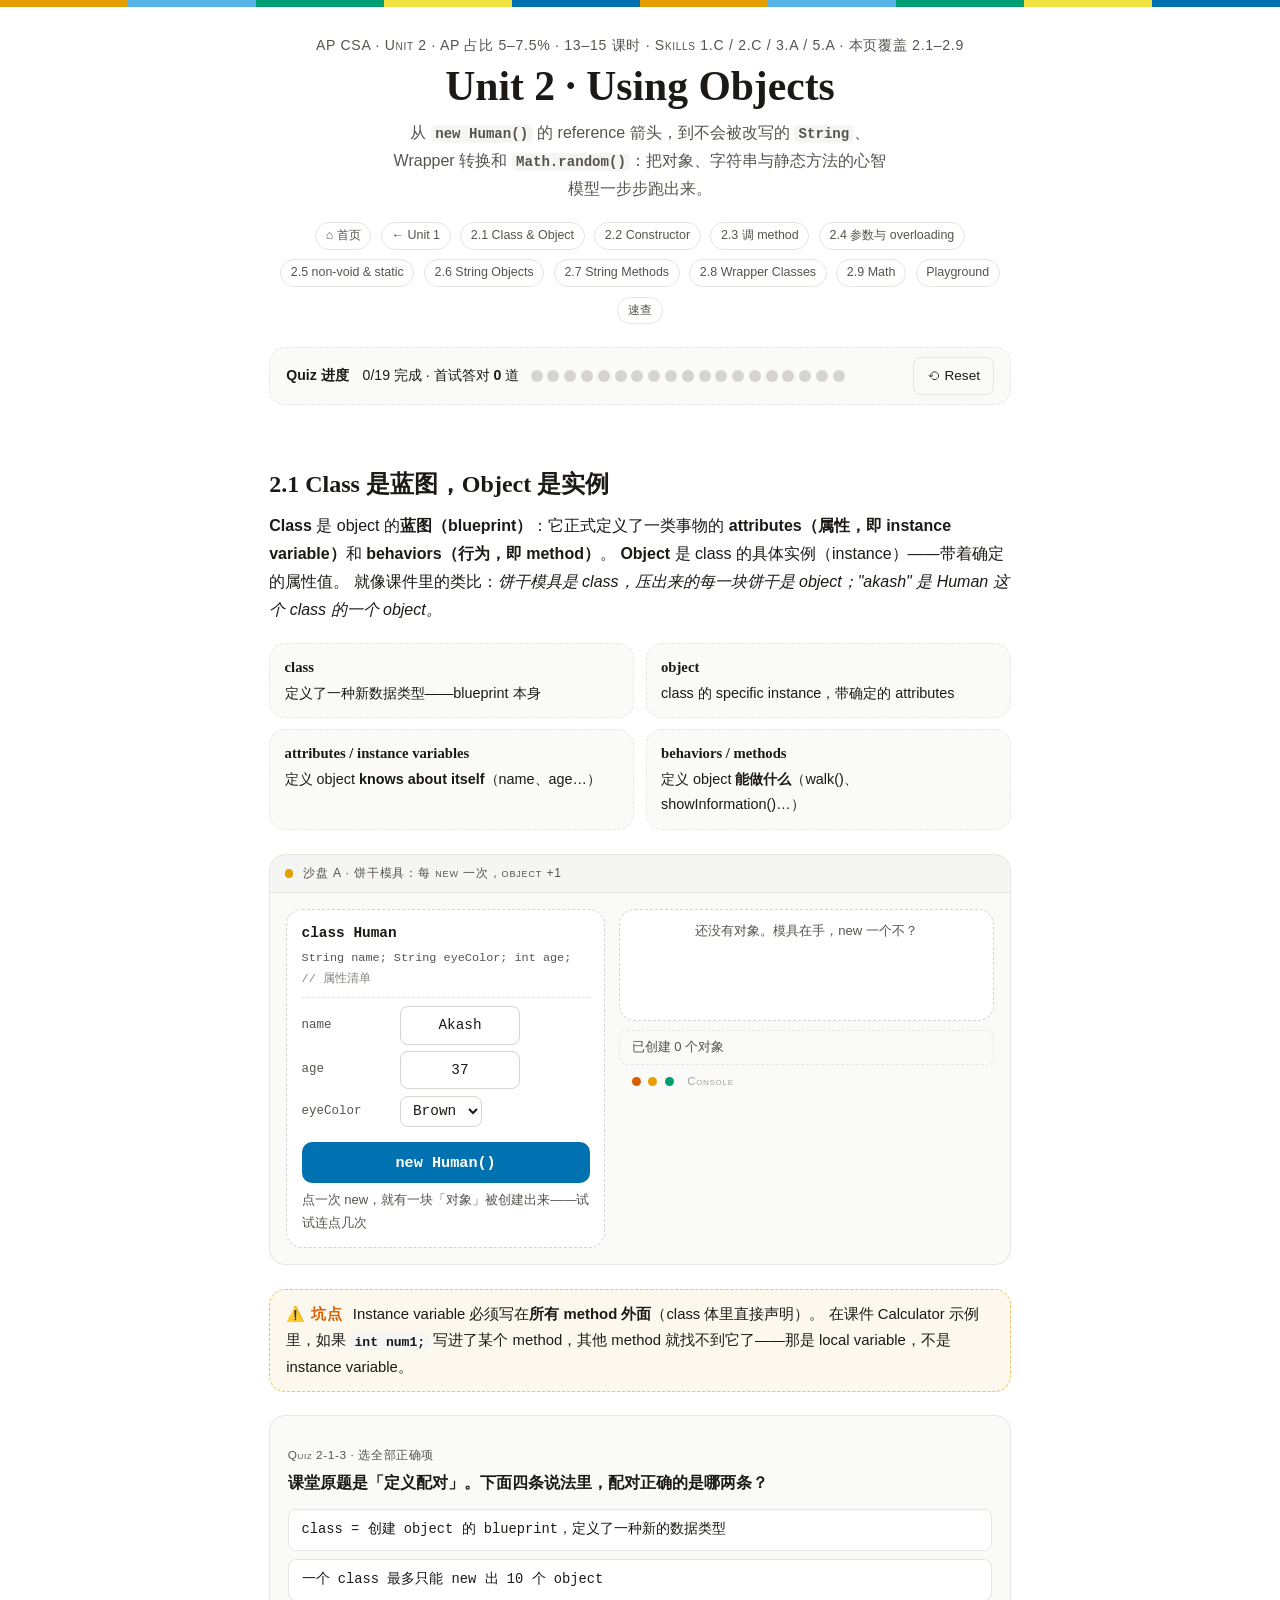
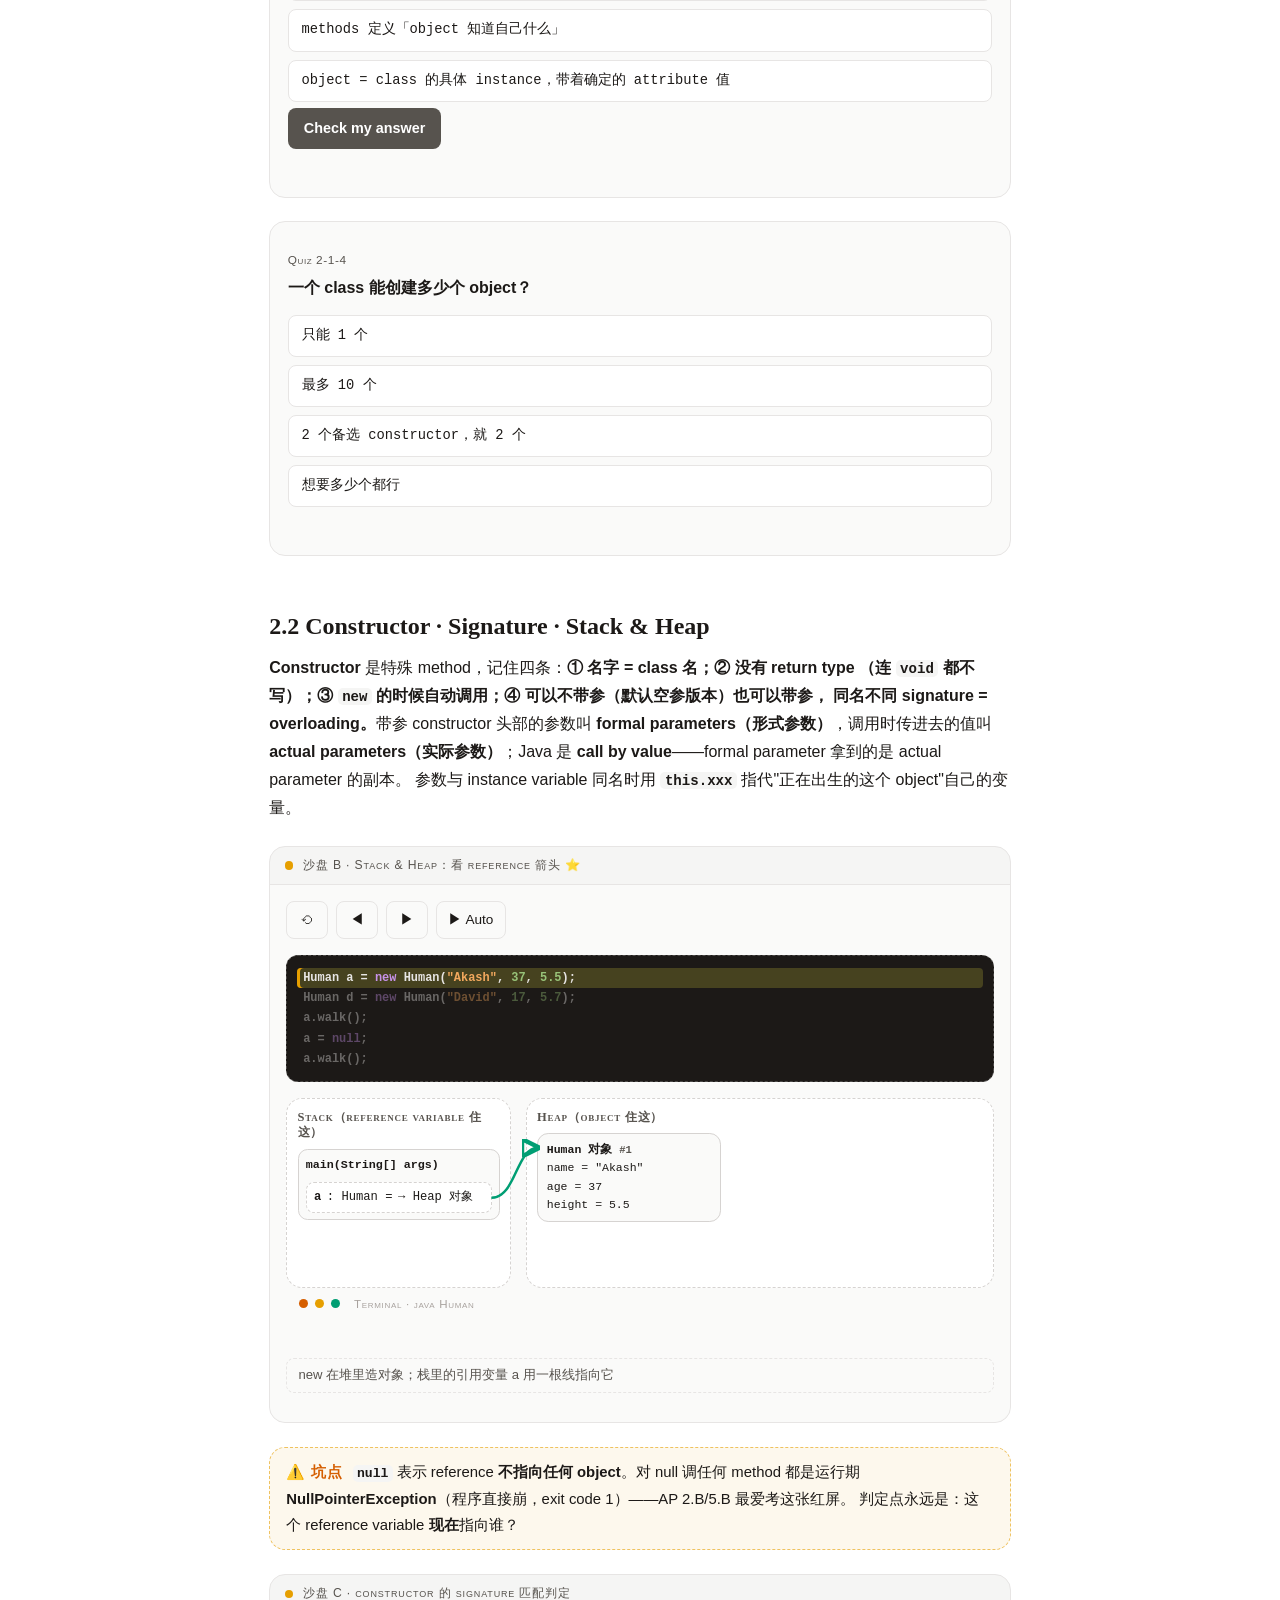
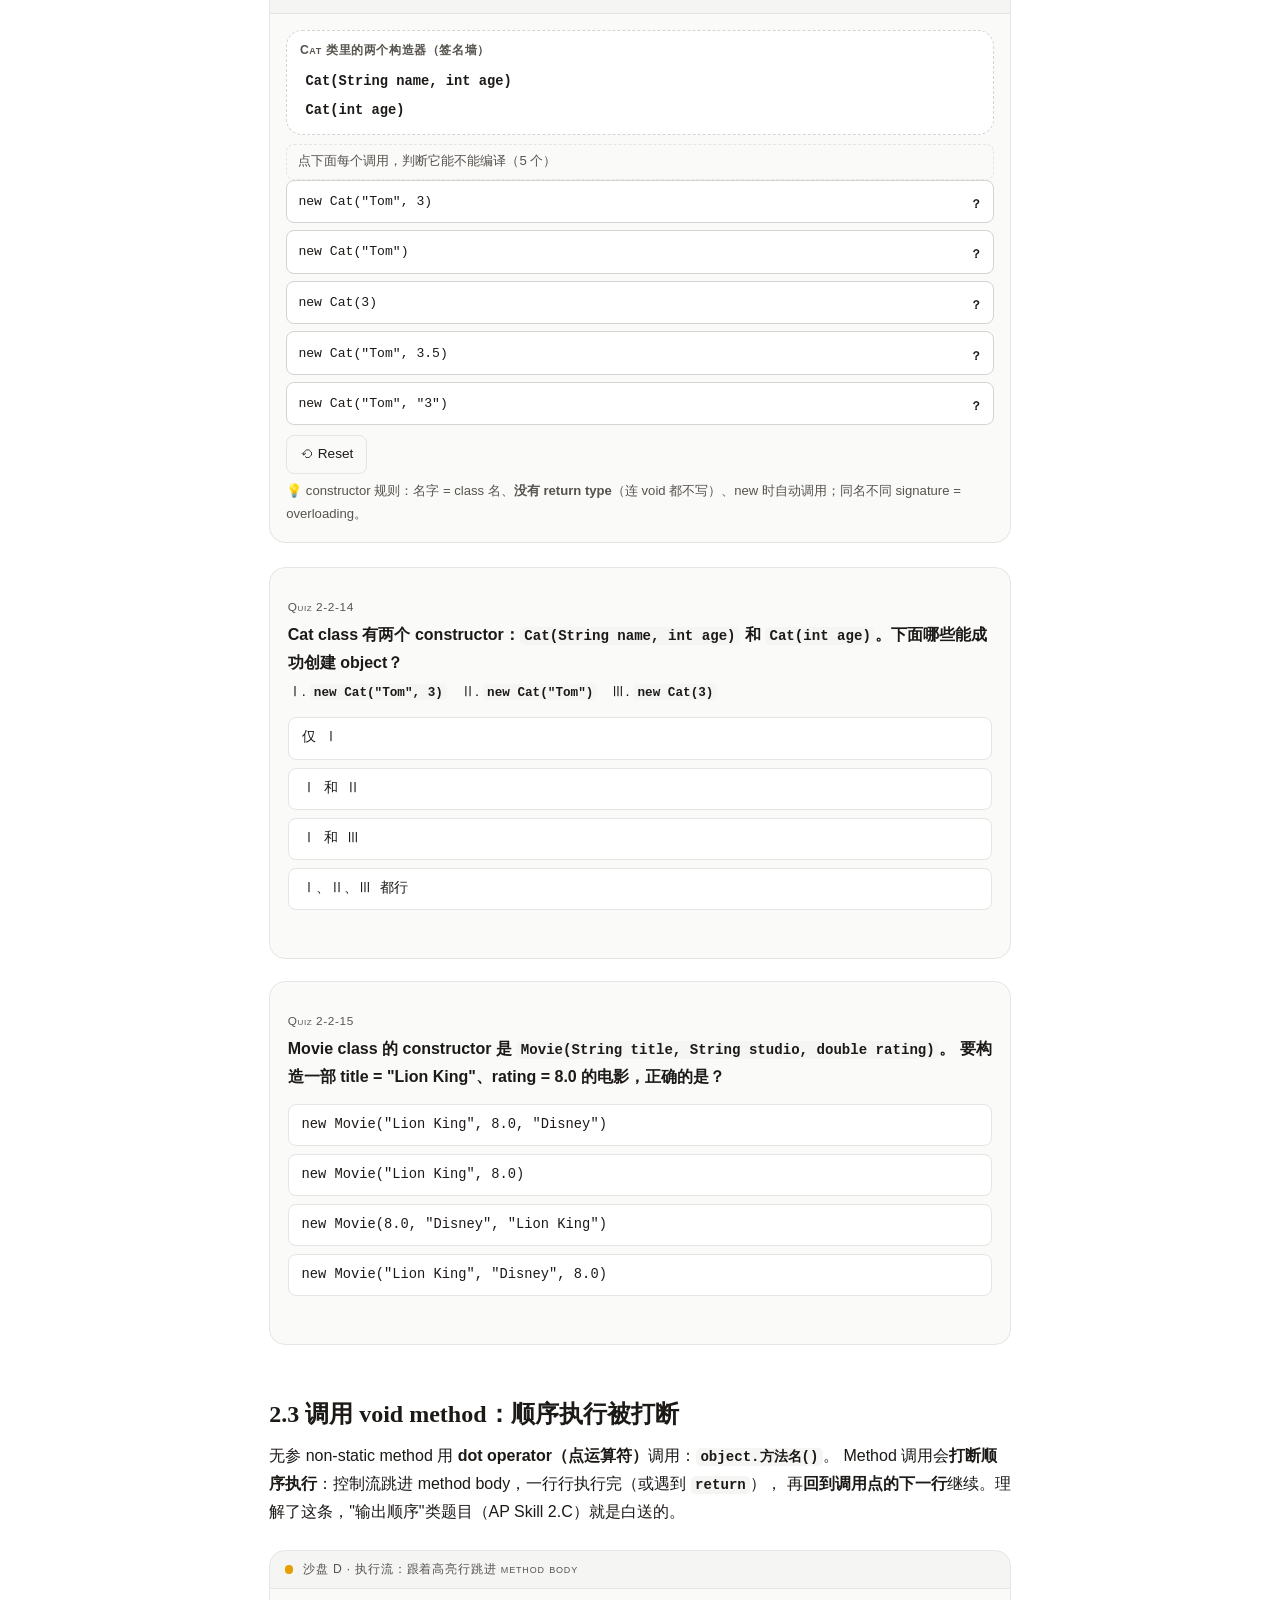
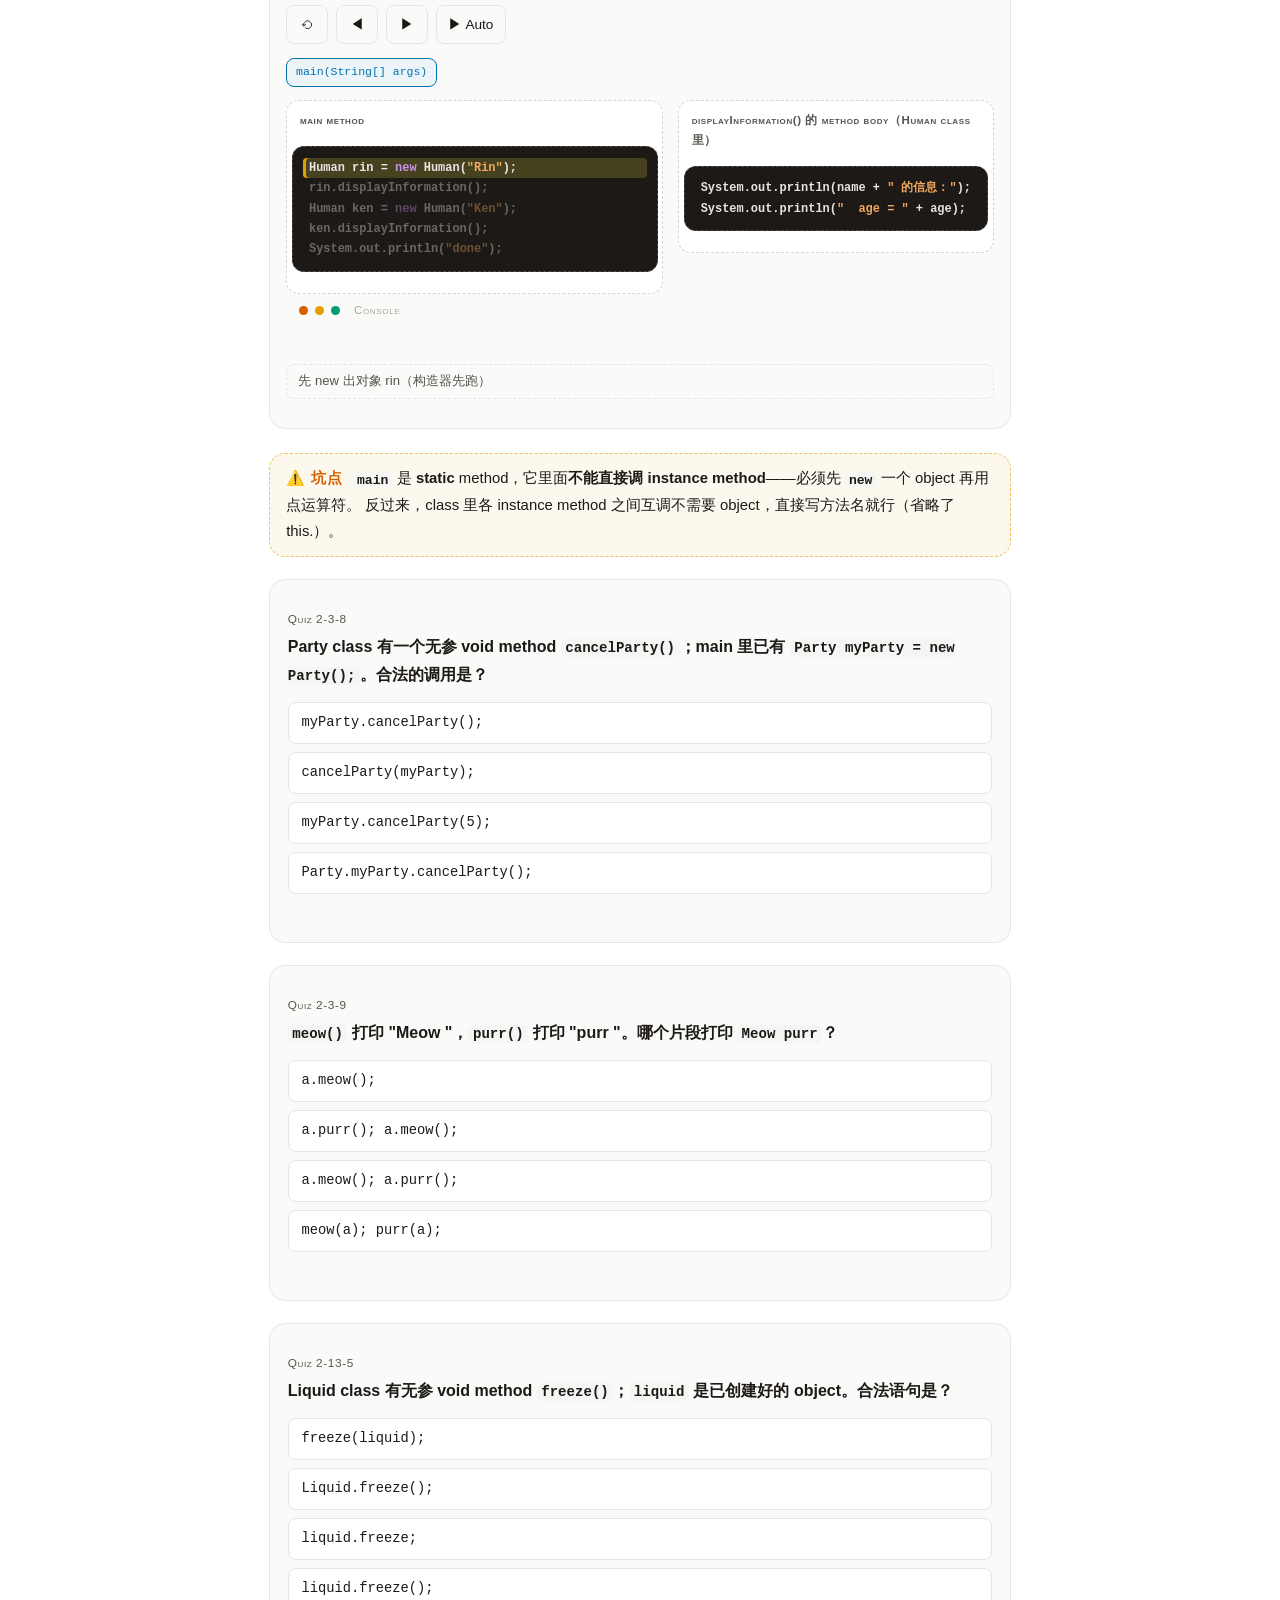
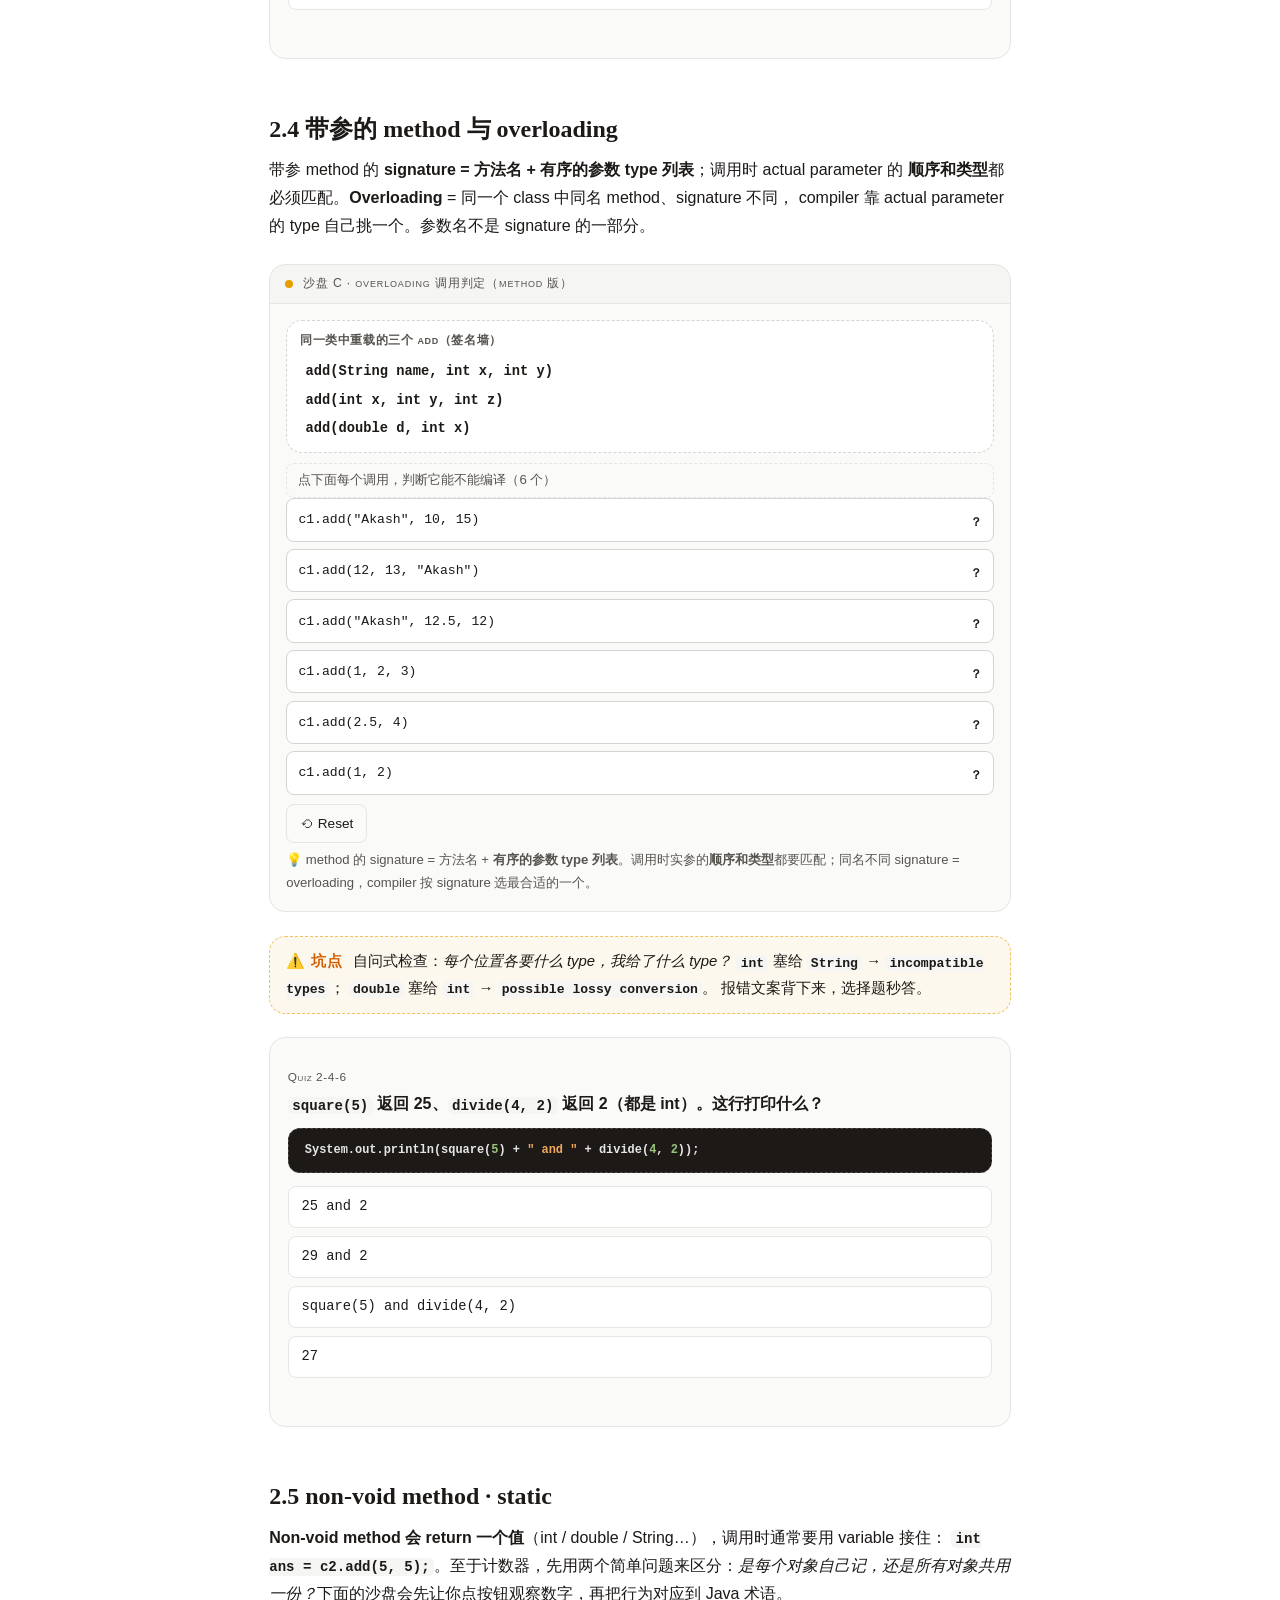
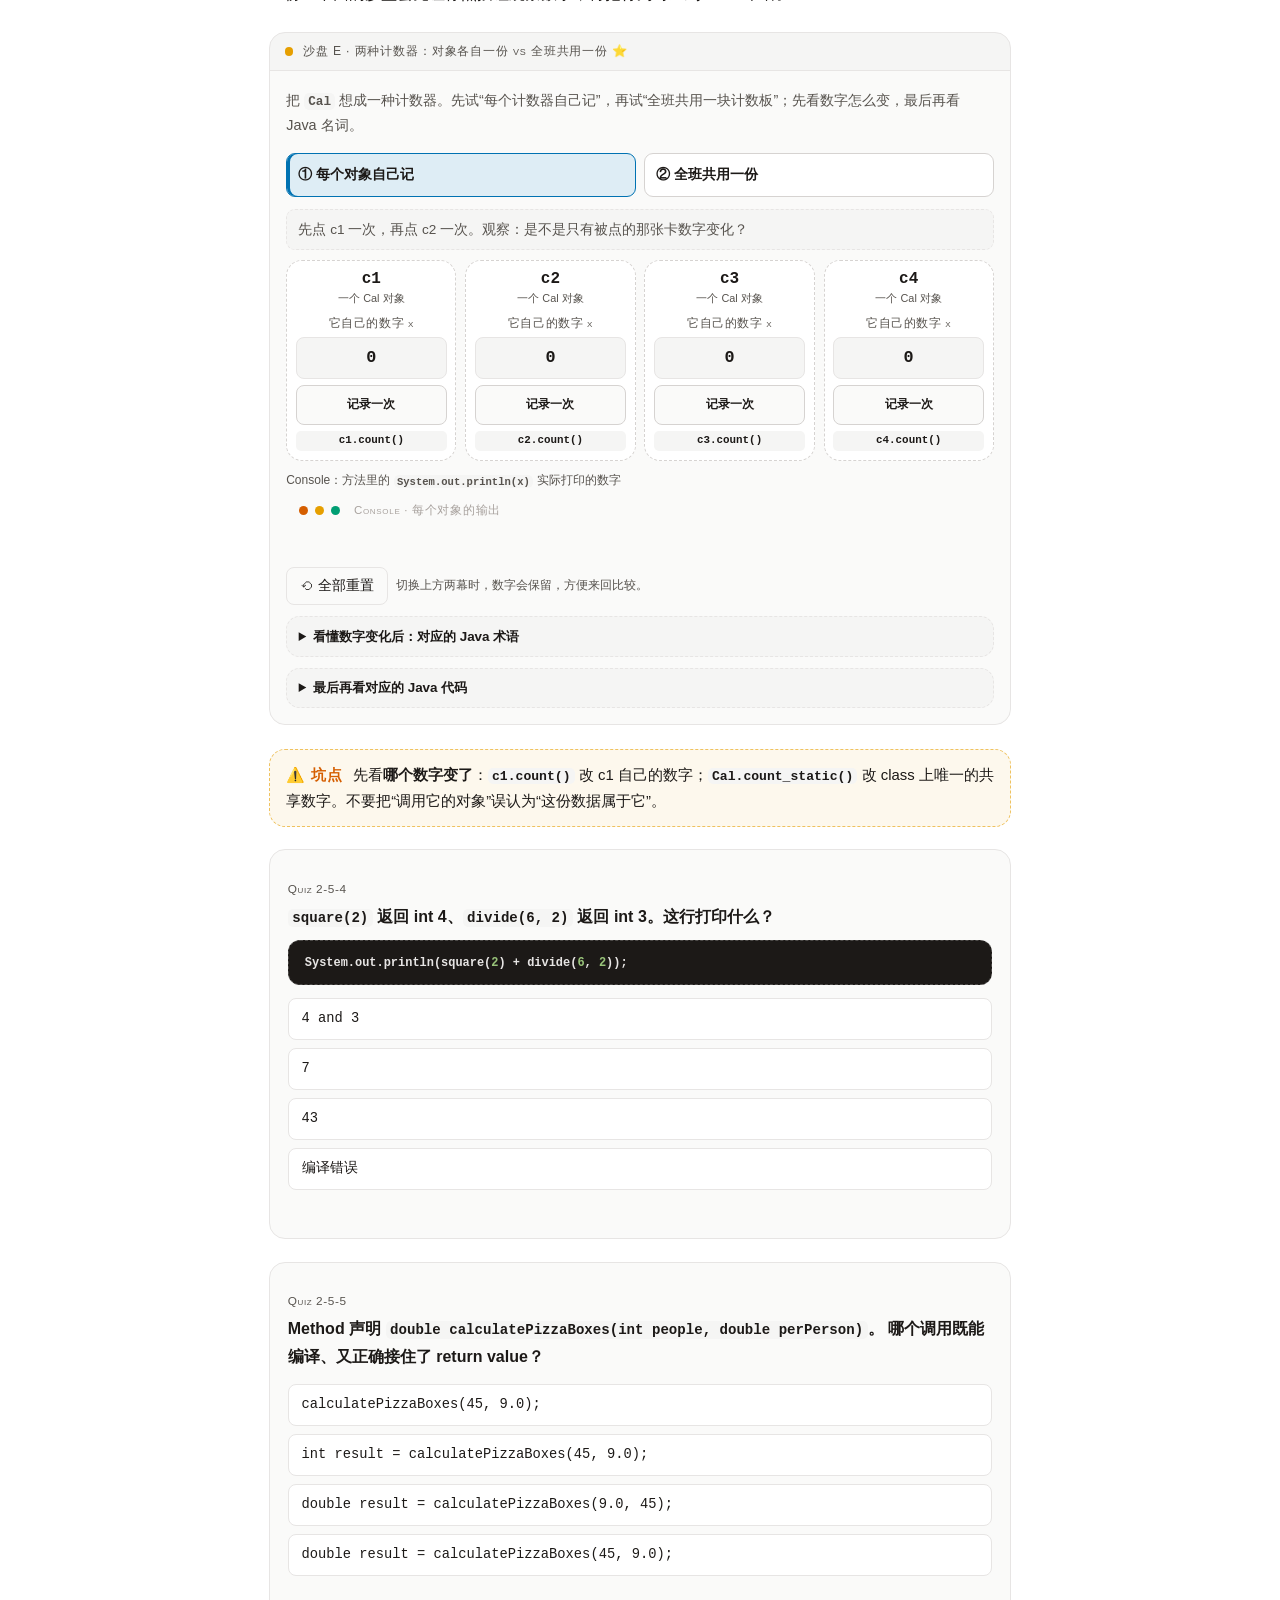
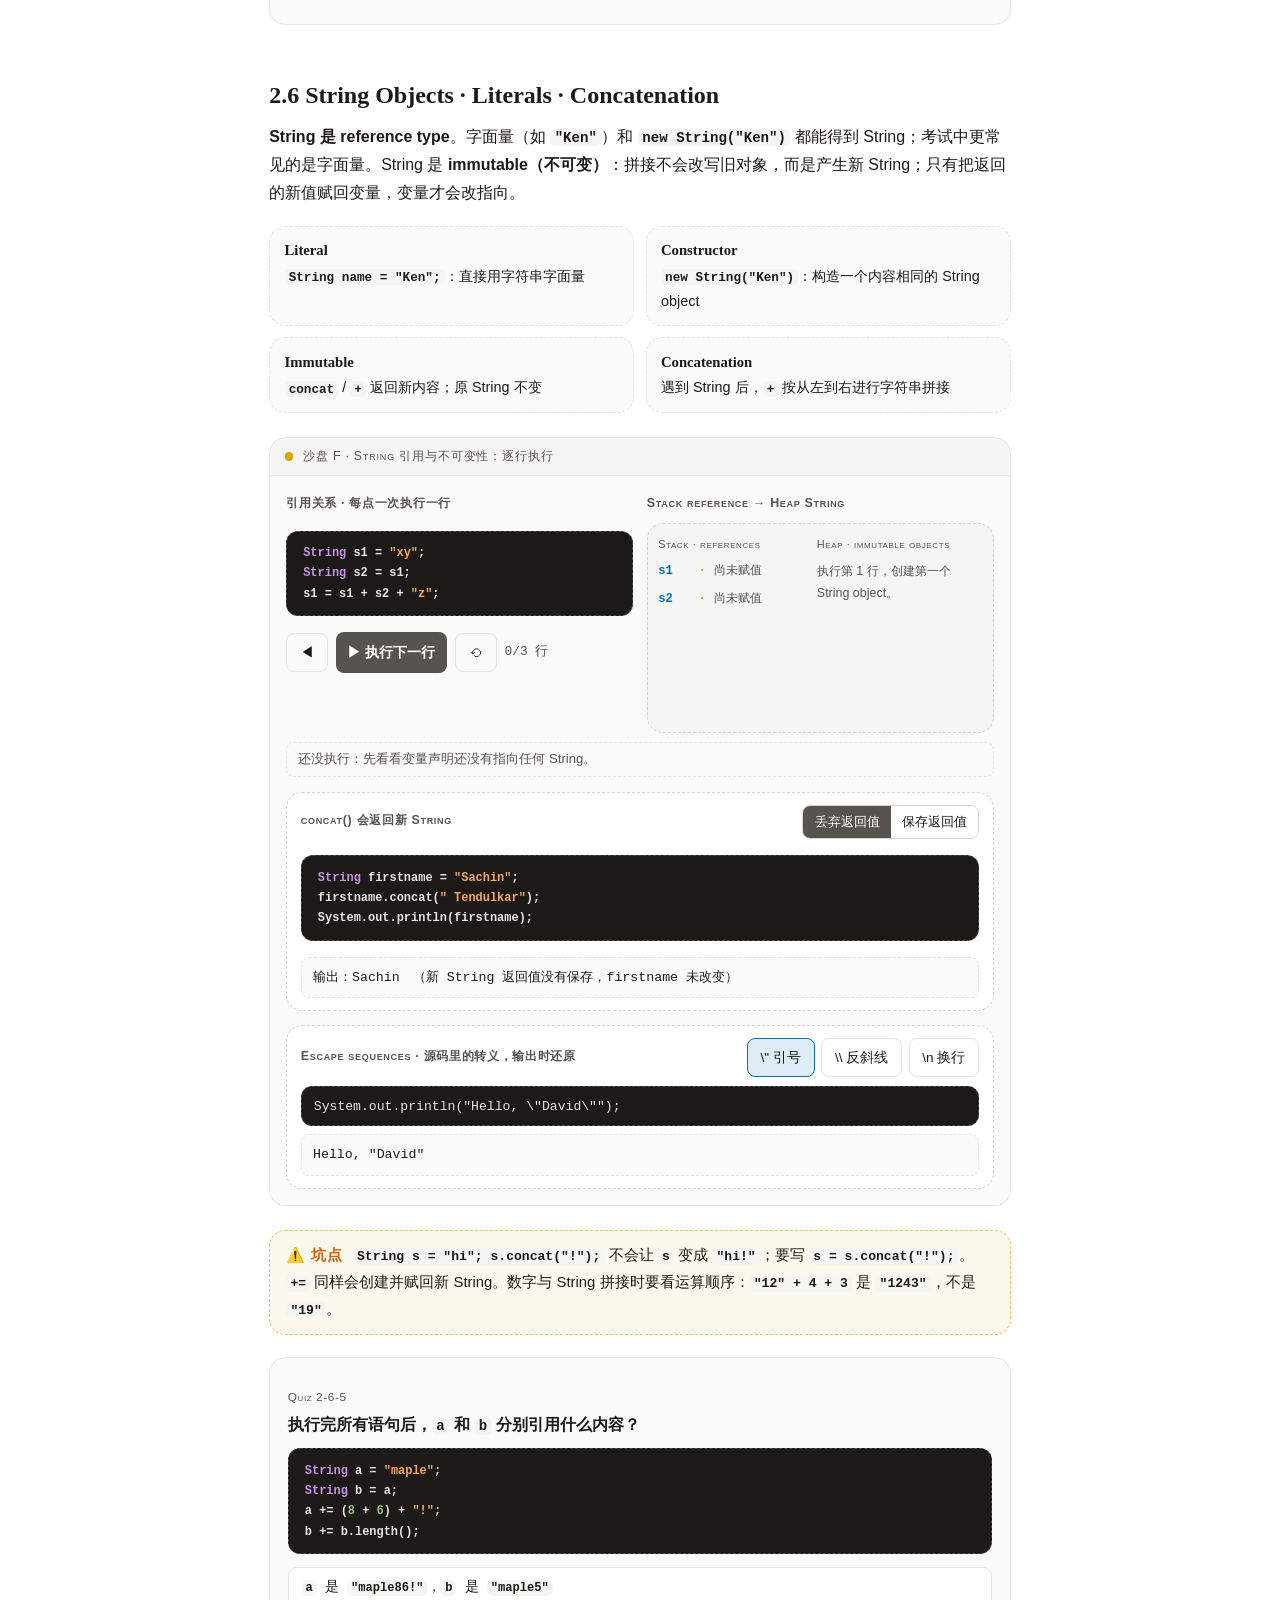
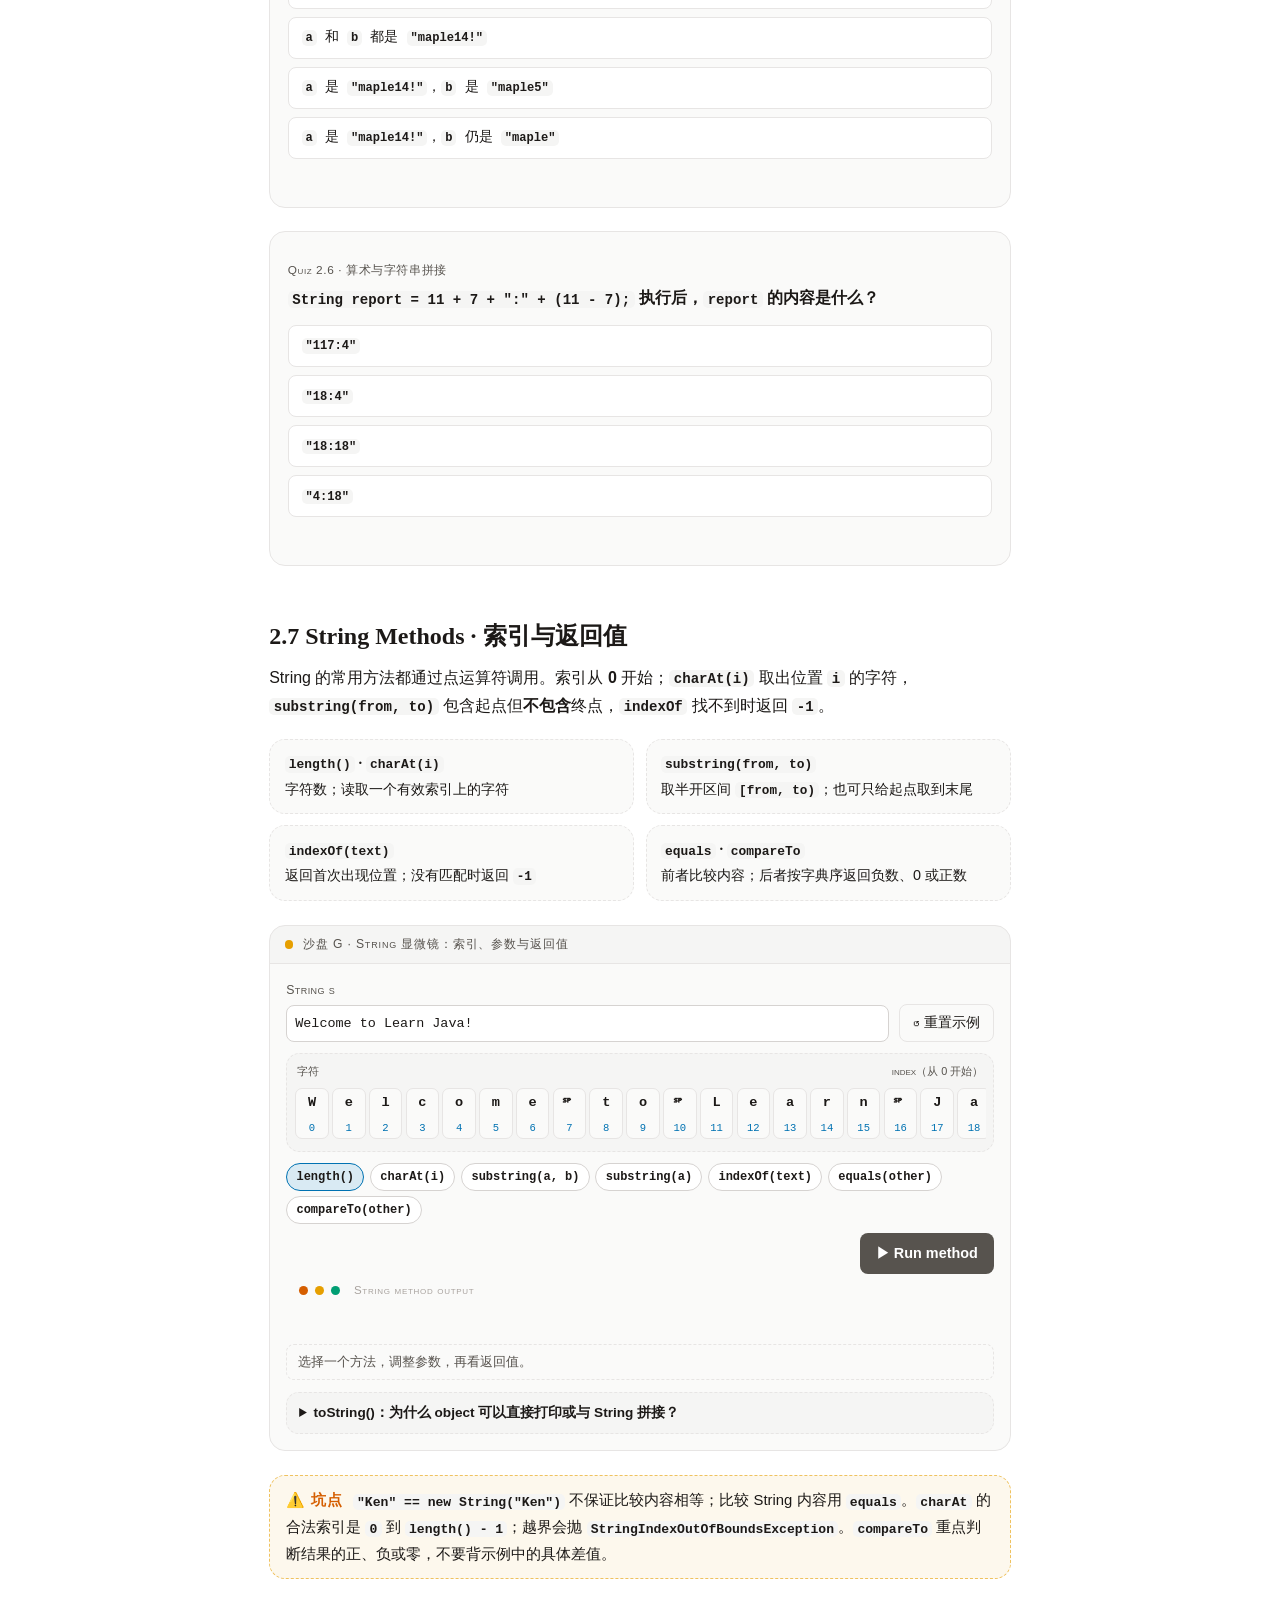
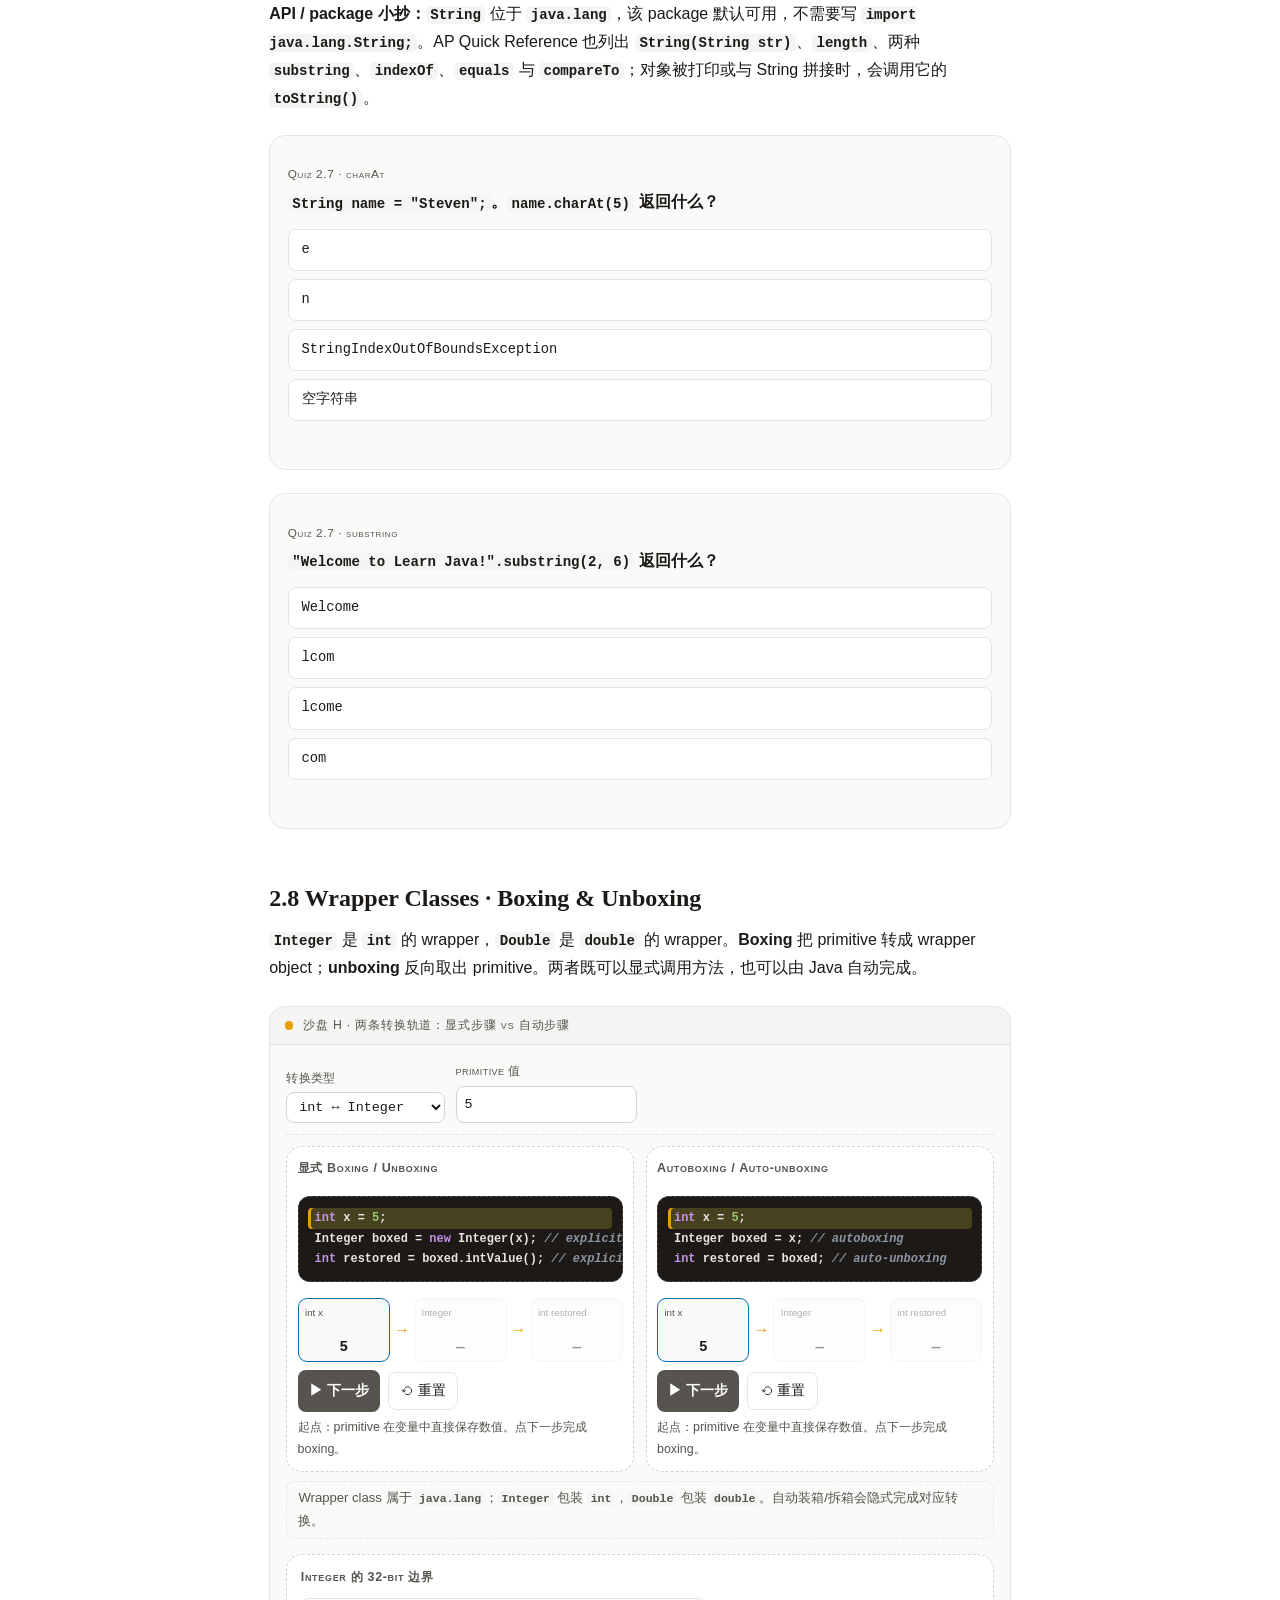
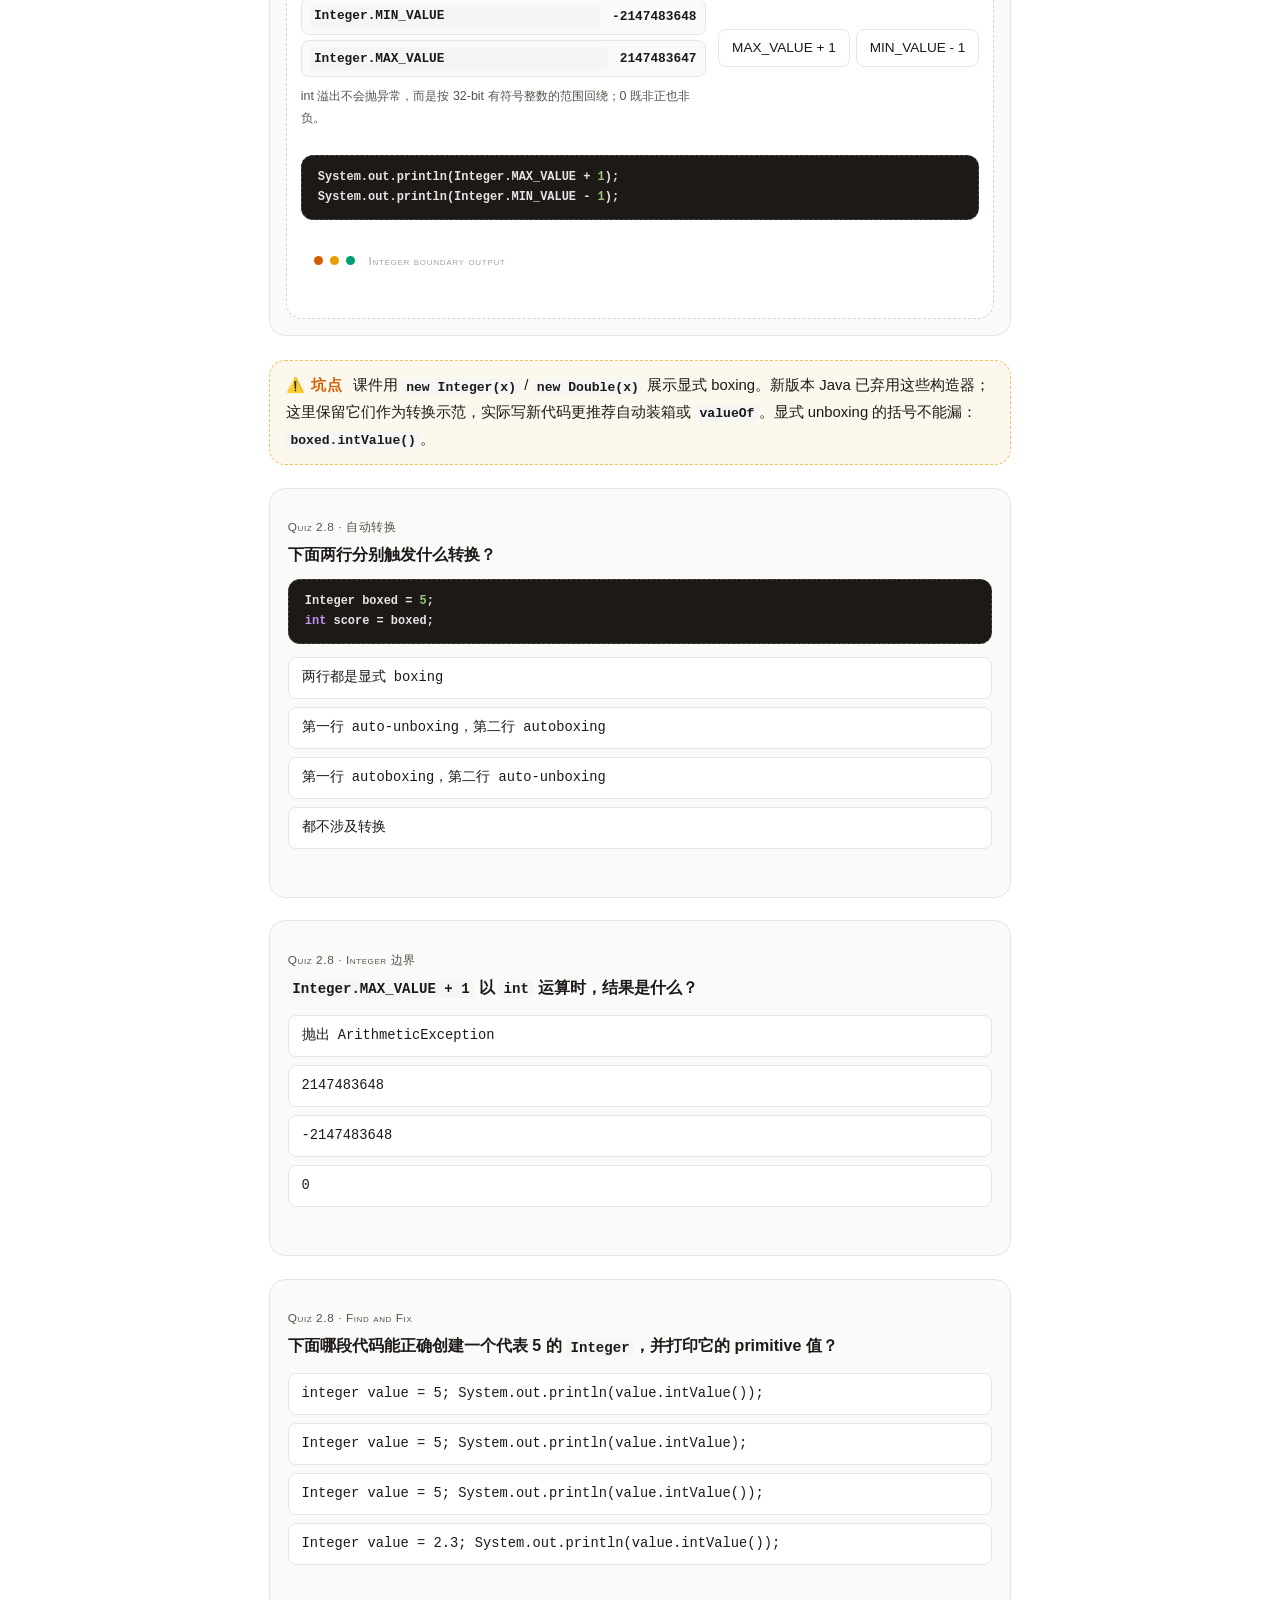
<file: apcsa-review/unit2.html>
<!doctype html>
<html lang="zh-CN" data-theme="light">
<head>
<meta charset="utf-8">
<meta name="viewport" content="width=device-width, initial-scale=1">
<title>Unit 2 · Using Objects | AP CSA 复习沙盘</title>
<meta name="description" content="AP CSA Unit 2 可交互复习：Objects、Strings、Wrapper Classes、Math 与可操作沙盘。">
<script>
  (function () {
    var p = new URL(location.href).searchParams.get('theme');
    var s = null; try { s = localStorage.getItem('apcsa-theme'); } catch (e) {}
    var t = p || s || (matchMedia('(prefers-color-scheme: dark)').matches ? 'dark' : 'light');
    document.documentElement.dataset.theme = t;
  })();
</script>
<link rel="stylesheet" href="./assets/main.css">
<link rel="stylesheet" href="./assets/sandbox.css">
<script type="module" src="./assets/js/unit2.js"></script>
</head>
<body data-page="unit2">
<a class="skip" href="#main">跳到主要内容</a>
<div class="bar" role="presentation"><i></i><i></i><i></i><i></i><i></i><i></i><i></i><i></i><i></i><i></i></div>

<div class="page">
  <header class="content site-head">
    <p class="post-meta">AP CSA · Unit 2 · AP 占比 5–7.5% · 13–15 课时 · Skills 1.C / 2.C / 3.A / 5.A · 本页覆盖 2.1–2.9</p>
    <h1 class="site-title">Unit 2 · Using Objects</h1>
    <p class="lede">从 <code>new Human()</code> 的 reference 箭头，到不会被改写的 <code>String</code>、Wrapper 转换和 <code>Math.random()</code>：把对象、字符串与静态方法的心智模型一步步跑出来。</p>
    <nav class="unit-nav" aria-label="本页目录">
      <a class="chip" href="./index.html">⌂ 首页</a>
      <a class="chip" href="./unit1.html">← Unit 1</a>
      <a class="chip" href="#s2-1">2.1 Class &amp; Object</a>
      <a class="chip" href="#s2-2">2.2 Constructor</a>
      <a class="chip" href="#s2-3">2.3 调 method</a>
      <a class="chip" href="#s2-4">2.4 参数与 overloading</a>
      <a class="chip" href="#s2-5">2.5 non-void &amp; static</a>
      <a class="chip" href="#s2-6">2.6 String Objects</a>
      <a class="chip" href="#s2-7">2.7 String Methods</a>
      <a class="chip" href="#s2-8">2.8 Wrapper Classes</a>
      <a class="chip" href="#s2-9">2.9 Math</a>
      <a class="chip" href="#playground">Playground</a>
      <a class="chip" href="#ref">速查</a>
    </nav>
    <div class="quiz-progress" data-quiz-progress aria-live="polite"></div>
  </header>

  <main id="main" class="content">

    <!-- ==================== §2.1 ==================== -->
    <section id="s2-1" class="reveal">
      <h2>2.1 Class 是蓝图，Object 是实例<a class="anchor" href="#s2-1" aria-label="本节的链接">#</a></h2>
      <p><strong>Class</strong> 是 object 的<strong>蓝图（blueprint）</strong>：它正式定义了一类事物的
        <strong>attributes（属性，即 instance variable）</strong>和 <strong>behaviors（行为，即 method）</strong>。
        <strong>Object</strong> 是 class 的具体实例（instance）——带着确定的属性值。
        就像课件里的类比：<em>饼干模具是 class，压出来的每一块饼干是 object；"akash" 是 Human 这个 class 的一个 object。</em></p>

      <div class="fact-grid">
        <div class="fact"><b>class</b><br>定义了一种新数据类型——blueprint 本身</div>
        <div class="fact"><b>object</b><br>class 的 specific instance，带确定的 attributes</div>
        <div class="fact"><b>attributes / instance variables</b><br>定义 object <strong>knows about itself</strong>（name、age…）</div>
        <div class="fact"><b>behaviors / methods</b><br>定义 object <strong>能做什么</strong>（walk()、showInformation()…）</div>
      </div>

      <div class="viz">
        <div class="viz-head"><span class="dot"></span>沙盘 A · 饼干模具：每 new 一次，object +1</div>
        <div class="viz-body">
          <u2-instantiator></u2-instantiator>
        </div>
      </div>

      <aside class="warn">
        <span class="tag">⚠️ 坑点</span>
        Instance variable 必须写在<strong>所有 method 外面</strong>（class 体里直接声明）。
        在课件 Calculator 示例里，如果 <code>int num1;</code> 写进了某个 method，其他 method 就找不到它了——那是 local variable，不是 instance variable。
      </aside>

      <quiz-card qno="2-1-3" multi id="q-2-1-3">
        <p class="qhead"><span class="qno">Quiz 2-1-3 · 选全部正确项</span></p>
        <p class="question">课堂原题是「定义配对」。下面四条说法里，<strong>配对正确</strong>的是哪两条？</p>
        <ul class="options">
          <li data-correct>class = 创建 object 的 blueprint，定义了一种新的数据类型</li>
          <li>一个 class 最多只能 new 出 10 个 object</li>
          <li>methods 定义「object 知道自己什么」</li>
          <li data-correct>object = class 的具体 instance，带着确定的 attribute 值</li>
        </ul>
        <p class="explain">methods 定义的是 object<strong>能做什么</strong>；"知道自己什么"是 <strong>attributes / instance variables</strong> 的活儿。object 数量没有任何上限——想 new 多少都行（Quiz 2-1-4 马上考这句）。</p>
      </quiz-card>

      <quiz-card qno="2-1-4" id="q-2-1-4">
        <p class="qhead"><span class="qno">Quiz 2-1-4</span></p>
        <p class="question">一个 class 能创建多少个 object？</p>
        <ul class="options">
          <li>只能 1 个</li>
          <li>最多 10 个</li>
          <li>2 个备选 constructor，就 2 个</li>
          <li data-correct>想要多少个都行</li>
        </ul>
        <p class="explain">刚才沙盘里你也 new 了好几个了——模具只此一个，饼干随便压。</p>
      </quiz-card>
    </section>

    <!-- ==================== §2.2 ==================== -->
    <section id="s2-2" class="reveal">
      <h2>2.2 Constructor · Signature · Stack &amp; Heap<a class="anchor" href="#s2-2" aria-label="本节的链接">#</a></h2>
      <p><strong>Constructor</strong> 是特殊 method，记住四条：<strong>① 名字 = class 名；② 没有 return type
        （连 <code>void</code> 都不写）；③ <code>new</code> 的时候自动调用；④ 可以不带参（默认空参版本）也可以带参，
        同名不同 signature = overloading。</strong>带参 constructor 头部的参数叫
        <strong>formal parameters（形式参数）</strong>，调用时传进去的值叫
        <strong>actual parameters（实际参数）</strong>；Java 是 <strong>call by value</strong>——formal parameter 拿到的是 actual parameter 的副本。
        参数与 instance variable 同名时用 <code>this.xxx</code> 指代"正在出生的这个 object"自己的变量。</p>

      <div class="viz">
        <div class="viz-head"><span class="dot"></span>沙盘 B · Stack &amp; Heap：看 reference 箭头 ⭐</div>
        <div class="viz-body">
          <u2-memory>
            <viz-code>
Human a = new Human("Akash", 37, 5.5);
Human d = new Human("David", 17, 5.7);
a.walk();
a = null;
a.walk();</viz-code>
            <div class="mem-area">
              <div class="mem-pane" id="stackPane"><h4>Stack（reference variable 住这）</h4><div class="stack-frame"><b>main(String[] args)</b></div></div>
              <div class="mem-pane" id="heapPane"><h4>Heap（object 住这）</h4></div>
            </div>
            <div class="npe-banner">💥 NullPointerException——程序在 Human.java:24 崩掉了（exit code 1）</div>
            <viz-console title="Terminal · java Human"></viz-console>
            <p class="note-chip">点 ▶ 逐行执行：重点看 reference 箭头，和 a = null 之后再调 method 发生了什么</p>
          </u2-memory>
        </div>
      </div>

      <aside class="warn float">
        <span class="tag">⚠️ 坑点</span>
        <code>null</code> 表示 reference <strong>不指向任何 object</strong>。对 null 调任何 method 都是运行期
        <strong>NullPointerException</strong>（程序直接崩，exit code 1）——AP 2.B/5.B 最爱考这张红屏。
        判定点永远是：这个 reference variable <strong>现在</strong>指向谁？
      </aside>

      <div class="viz">
        <div class="viz-head"><span class="dot"></span>沙盘 C · constructor 的 signature 匹配判定</div>
        <div class="viz-body">
          <u2-signature kind="ctor"></u2-signature>
        </div>
      </div>

      <quiz-card qno="2-2-14" id="q-2-2-14">
        <p class="qhead"><span class="qno">Quiz 2-2-14</span></p>
        <p class="question">Cat class 有两个 constructor：<code>Cat(String name, int age)</code> 和 <code>Cat(int age)</code>。下面哪些能成功创建 object？<br>
          <span style="font-weight:400;font-size:.9em">Ⅰ. <code>new Cat("Tom", 3)</code>　Ⅱ. <code>new Cat("Tom")</code>　Ⅲ. <code>new Cat(3)</code></span></p>
        <ul class="options">
          <li>仅 Ⅰ</li>
          <li>Ⅰ 和 Ⅱ</li>
          <li data-correct>Ⅰ 和 Ⅲ</li>
          <li>Ⅰ、Ⅱ、Ⅲ 都行</li>
        </ul>
        <p class="explain">Ⅰ 匹配 <code>Cat(String, int)</code> ✓；Ⅱ 找不到只收一个 String 的 constructor ✗；Ⅲ 匹配 <code>Cat(int)</code> ✓。和上面沙盘的判定是同一件事。</p>
      </quiz-card>

      <quiz-card qno="2-2-15" id="q-2-2-15">
        <p class="qhead"><span class="qno">Quiz 2-2-15</span></p>
        <p class="question">Movie class 的 constructor 是 <code>Movie(String title, String studio, double rating)</code>。
          要构造一部 title = "Lion King"、rating = 8.0 的电影，正确的是？</p>
        <ul class="options">
          <li>new Movie("Lion King", 8.0, "Disney")</li>
          <li>new Movie("Lion King", 8.0)</li>
          <li>new Movie(8.0, "Disney", "Lion King")</li>
          <li data-correct>new Movie("Lion King", "Disney", 8.0)</li>
        </ul>
        <p class="explain">Actual parameter 的<strong>顺序</strong>必须严格对齐 formal parameter：String → String → double。
          顺序反了（A、C）或参数不够（B），全都过不了编译。</p>
      </quiz-card>
    </section>

    <!-- ==================== §2.3 ==================== -->
    <section id="s2-3" class="reveal">
      <h2>2.3 调用 void method：顺序执行被打断<a class="anchor" href="#s2-3" aria-label="本节的链接">#</a></h2>
      <p>无参 non-static method 用 <strong>dot operator（点运算符）</strong>调用：<code>object.方法名()</code>。
        Method 调用会<strong>打断顺序执行</strong>：控制流跳进 method body，一行行执行完（或遇到 <code>return</code>），
        再<strong>回到调用点的下一行</strong>继续。理解了这条，"输出顺序"类题目（AP Skill 2.C）就是白送的。</p>

      <div class="viz">
        <div class="viz-head"><span class="dot"></span>沙盘 D · 执行流：跟着高亮行跳进 method body</div>
        <div class="viz-body">
          <u2-callflow>
            <div class="cstack"></div>
            <div class="split">
              <div class="paper"><h6>main method</h6>
                <viz-code id="codeMain">
Human rin = new Human("Rin");
rin.displayInformation();
Human ken = new Human("Ken");
ken.displayInformation();
System.out.println("done");</viz-code>
              </div>
              <div class="paper"><h6>displayInformation() 的 method body（Human class 里）</h6>
                <viz-code id="codeM">
System.out.println(name + " 的信息：");
System.out.println("  age = " + age);</viz-code>
              </div>
            </div>
            <viz-console title="Console"></viz-console>
            <p class="note-chip">点 ▶：看调用栈的 frame 怎么推入（调用）、怎么弹出（执行完回来）</p>
          </u2-callflow>
        </div>
      </div>

      <aside class="warn">
        <span class="tag">⚠️ 坑点</span>
        <code>main</code> 是 <strong>static</strong> method，它里面<strong>不能直接调 instance method</strong>——必须先 <code>new</code> 一个 object 再用点运算符。
        反过来，class 里各 instance method 之间互调不需要 object，直接写方法名就行（省略了 this.）。
      </aside>

      <quiz-card qno="2-3-8" id="q-2-3-8">
        <p class="qhead"><span class="qno">Quiz 2-3-8</span></p>
        <p class="question">Party class 有一个无参 void method <code>cancelParty()</code>；main 里已有 <code>Party myParty = new Party();</code>。合法的调用是？</p>
        <ul class="options">
          <li data-correct>myParty.cancelParty();</li>
          <li>cancelParty(myParty);</li>
          <li>myParty.cancelParty(5);</li>
          <li>Party.myParty.cancelParty();</li>
        </ul>
        <p class="explain">Non-static method = 用 object 点出来：<code>object.method()</code>。<code>cancelParty(5)</code> 参数数量不匹配（无参 method）。</p>
      </quiz-card>

      <quiz-card qno="2-3-9" id="q-2-3-9">
        <p class="qhead"><span class="qno">Quiz 2-3-9</span></p>
        <p class="question"><code>meow()</code> 打印 "Meow "，<code>purr()</code> 打印 "purr "。哪个片段打印 <code>Meow purr</code>？</p>
        <ul class="options">
          <li>a.meow();</li>
          <li>a.purr(); a.meow();</li>
          <li data-correct>a.meow(); a.purr();</li>
          <li>meow(a); purr(a);</li>
        </ul>
        <p class="explain">Method 按调用顺序一个个执行：<code>meow</code> 先 → "Meow "，<code>purr</code> 后 → "purr "。
          D 连调用语法都不对。</p>
      </quiz-card>

      <quiz-card qno="2-13-5" id="q-2-13-5">
        <p class="qhead"><span class="qno">Quiz 2-13-5</span></p>
        <p class="question">Liquid class 有无参 void method <code>freeze()</code>；<code>liquid</code> 是已创建好的 object。合法语句是？</p>
        <ul class="options">
          <li>freeze(liquid);</li>
          <li>Liquid.freeze();</li>
          <li>liquid.freeze;</li>
          <li data-correct>liquid.freeze();</li>
        </ul>
        <p class="explain">同 2-3-8：object + 点 + 方法名 + 括号分号。用 class 名调用（如 <code>Liquid.freeze()</code>）只适用于 static method（§2.5 见）。</p>
      </quiz-card>
    </section>

    <!-- ==================== §2.4 ==================== -->
    <section id="s2-4" class="reveal">
      <h2>2.4 带参的 method 与 overloading<a class="anchor" href="#s2-4" aria-label="本节的链接">#</a></h2>
      <p>带参 method 的 <strong>signature = 方法名 + 有序的参数 type 列表</strong>；调用时 actual parameter 的
        <strong>顺序和类型</strong>都必须匹配。<strong>Overloading</strong> = 同一个 class 中同名 method、signature 不同，
        compiler 靠 actual parameter 的 type 自己挑一个。参数名不是 signature 的一部分。</p>

      <div class="viz">
        <div class="viz-head"><span class="dot"></span>沙盘 C · overloading 调用判定（method 版）</div>
        <div class="viz-body">
          <u2-signature kind="method"></u2-signature>
        </div>
      </div>

      <aside class="warn float">
        <span class="tag">⚠️ 坑点</span>
        自问式检查：<em>每个位置各要什么 type，我给了什么 type？</em>
        <code>int</code> 塞给 <code>String</code> → <code>incompatible types</code>；
        <code>double</code> 塞给 <code>int</code> → <code>possible lossy conversion</code>。
        报错文案背下来，选择题秒答。
      </aside>

      <quiz-card qno="2-4-6" id="q-2-4-6">
        <p class="qhead"><span class="qno">Quiz 2-4-6</span></p>
        <p class="question"><code>square(5)</code> 返回 25、<code>divide(4, 2)</code> 返回 2（都是 int）。这行打印什么？</p>
        <viz-code>System.out.println(square(5) + " and " + divide(4, 2));</viz-code>
        <ul class="options">
          <li data-correct>25 and 2</li>
          <li>29 and 2</li>
          <li>square(5) and divide(4, 2)</li>
          <li>27</li>
        </ul>
        <p class="explain">中间是 String，+ 变成<strong>拼接</strong>：25 + " and " = "25 and "，再拼 2 = "25 and 2"。
          全是数字时 <code>+</code> 才做加法（下一题对比）。</p>
      </quiz-card>
    </section>

    <!-- ==================== §2.5 ==================== -->
    <section id="s2-5" class="reveal">
      <h2>2.5 non-void method · static<a class="anchor" href="#s2-5" aria-label="本节的链接">#</a></h2>
      <p><strong>Non-void method 会 return 一个值</strong>（int / double / String…），调用时通常要用 variable 接住：
        <code>int ans = c2.add(5, 5);</code>。至于计数器，先用两个简单问题来区分：<em>是每个对象自己记，还是所有对象共用一份？</em>下面的沙盘会先让你点按钮观察数字，再把行为对应到 Java 术语。</p>

      <div class="viz">
        <div class="viz-head"><span class="dot"></span>沙盘 E · 两种计数器：对象各自一份 vs 全班共用一份 ⭐</div>
        <div class="viz-body">
          <u2-static></u2-static>
        </div>
      </div>

      <aside class="warn float">
        <span class="tag">⚠️ 坑点</span>
        先看<strong>哪个数字变了</strong>：<code>c1.count()</code> 改 c1 自己的数字；<code>Cal.count_static()</code> 改 class 上唯一的共享数字。不要把“调用它的对象”误认为“这份数据属于它”。
      </aside>

      <quiz-card qno="2-5-4" id="q-2-5-4">
        <p class="qhead"><span class="qno">Quiz 2-5-4</span></p>
        <p class="question"><code>square(2)</code> 返回 int 4、<code>divide(6, 2)</code> 返回 int 3。这行打印什么？</p>
        <viz-code>System.out.println(square(2) + divide(6, 2));</viz-code>
        <ul class="options">
          <li>4 and 3</li>
          <li data-correct>7</li>
          <li>43</li>
          <li>编译错误</li>
        </ul>
        <p class="explain">两边都是 int 返回值，中间的 <code>+</code> 做<strong>加法</strong>：4 + 3 = 7。
          和 2-4-6 放一起看：有没有 String 参战，<code>+</code> 的语义完全不同。</p>
      </quiz-card>

      <quiz-card qno="2-5-5" id="q-2-5-5">
        <p class="qhead"><span class="qno">Quiz 2-5-5</span></p>
        <p class="question">Method 声明 <code>double calculatePizzaBoxes(int people, double perPerson)</code>。
          哪个调用既能编译、又正确接住了 return value？</p>
        <ul class="options">
          <li>calculatePizzaBoxes(45, 9.0);</li>
          <li>int result = calculatePizzaBoxes(45, 9.0);</li>
          <li>double result = calculatePizzaBoxes(9.0, 45);</li>
          <li data-correct>double result = calculatePizzaBoxes(45, 9.0);</li>
        </ul>
        <p class="explain">B：<code>double</code> 返回值塞进 <code>int</code> → lossy conversion，编译失败。
          C：参数顺序反了，45 是 int 不是 double 位置。A 语法上能跑，但 return value 被扔掉了——考试问"正确调用"选 D。</p>
      </quiz-card>
    </section>

    <!-- ==================== §2.6 ==================== -->
    <section id="s2-6" class="reveal">
      <h2>2.6 String Objects · Literals · Concatenation<a class="anchor" href="#s2-6" aria-label="本节的链接">#</a></h2>
      <p><strong>String 是 reference type</strong>。字面量（如 <code>"Ken"</code>）和 <code>new String("Ken")</code> 都能得到 String；考试中更常见的是字面量。String 是 <strong>immutable（不可变）</strong>：拼接不会改写旧对象，而是产生新 String；只有把返回的新值赋回变量，变量才会改指向。</p>

      <div class="fact-grid">
        <div class="fact"><b>Literal</b><br><code>String name = "Ken";</code>：直接用字符串字面量</div>
        <div class="fact"><b>Constructor</b><br><code>new String("Ken")</code>：构造一个内容相同的 String object</div>
        <div class="fact"><b>Immutable</b><br><code>concat</code> / <code>+</code> 返回新内容；原 String 不变</div>
        <div class="fact"><b>Concatenation</b><br>遇到 String 后，<code>+</code> 按从左到右进行字符串拼接</div>
      </div>

      <div class="viz">
        <div class="viz-head"><span class="dot"></span>沙盘 F · String 引用与不可变性：逐行执行</div>
        <div class="viz-body">
          <u2-string-life></u2-string-life>
        </div>
      </div>

      <aside class="warn">
        <span class="tag">⚠️ 坑点</span>
        <code>String s = "hi"; s.concat("!");</code> 不会让 <code>s</code> 变成 <code>"hi!"</code>；要写 <code>s = s.concat("!");</code>。<code>+=</code> 同样会创建并赋回新 String。数字与 String 拼接时要看运算顺序：<code>"12" + 4 + 3</code> 是 <code>"1243"</code>，不是 <code>"19"</code>。
      </aside>

      <quiz-card qno="2-6-5" id="q-2-6-5">
        <p class="qhead"><span class="qno">Quiz 2-6-5</span></p>
        <p class="question">执行完所有语句后，<code>a</code> 和 <code>b</code> 分别引用什么内容？</p>
        <viz-code>String a = "maple";
String b = a;
a += (8 + 6) + "!";
b += b.length();</viz-code>
        <ul class="options">
          <li><code>a</code> 是 <code>"maple86!"</code>，<code>b</code> 是 <code>"maple5"</code></li>
          <li><code>a</code> 和 <code>b</code> 都是 <code>"maple14!"</code></li>
          <li data-correct><code>a</code> 是 <code>"maple14!"</code>，<code>b</code> 是 <code>"maple5"</code></li>
          <li><code>a</code> 是 <code>"maple14!"</code>，<code>b</code> 仍是 <code>"maple"</code></li>
        </ul>
        <p class="explain">先算括号内的整数：<code>8 + 6</code> 得 <code>14</code>，所以第一条 <code>+=</code> 让 <code>a</code> 指向新字符串 <code>"maple14!"</code>；String 不会被原地修改，<code>b</code> 仍指向原来的 <code>"maple"</code>。最后 <code>b.length()</code> 是 <code>5</code>，因此第二条语句把 <code>b</code> 更新为 <code>"maple5"</code>。</p>
      </quiz-card>

      <quiz-card qno="2-6-order" id="q-2-6-order">
        <p class="qhead"><span class="qno">Quiz 2.6 · 算术与字符串拼接</span></p>
        <p class="question"><code>String report = 11 + 7 + ":" + (11 - 7);</code> 执行后，<code>report</code> 的内容是什么？</p>
        <ul class="options">
          <li><code>"117:4"</code></li>
          <li data-correct><code>"18:4"</code></li>
          <li><code>"18:18"</code></li>
          <li><code>"4:18"</code></li>
        </ul>
        <p class="explain"><code>+</code> 从左到右结合，且遇到 String 前仍执行整数加法：<code>11 + 7</code> 先得 <code>18</code>，再拼接 <code>":"</code>。括号内先算 <code>11 - 7 = 4</code>，最后得到 <code>"18:4"</code>。</p>
      </quiz-card>
    </section>

    <!-- ==================== §2.7 ==================== -->
    <section id="s2-7" class="reveal">
      <h2>2.7 String Methods · 索引与返回值<a class="anchor" href="#s2-7" aria-label="本节的链接">#</a></h2>
      <p>String 的常用方法都通过点运算符调用。索引从 <strong>0</strong> 开始；<code>charAt(i)</code> 取出位置 <code>i</code> 的字符，<code>substring(from, to)</code> 包含起点但<strong>不包含</strong>终点，<code>indexOf</code> 找不到时返回 <code>-1</code>。</p>

      <div class="fact-grid">
        <div class="fact"><b><code>length()</code> · <code>charAt(i)</code></b><br>字符数；读取一个有效索引上的字符</div>
        <div class="fact"><b><code>substring(from, to)</code></b><br>取半开区间 <code>[from, to)</code>；也可只给起点取到末尾</div>
        <div class="fact"><b><code>indexOf(text)</code></b><br>返回首次出现位置；没有匹配时返回 <code>-1</code></div>
        <div class="fact"><b><code>equals</code> · <code>compareTo</code></b><br>前者比较内容；后者按字典序返回负数、0 或正数</div>
      </div>

      <div class="viz">
        <div class="viz-head"><span class="dot"></span>沙盘 G · String 显微镜：索引、参数与返回值</div>
        <div class="viz-body">
          <u2-string-methods></u2-string-methods>
        </div>
      </div>

      <aside class="warn float">
        <span class="tag">⚠️ 坑点</span>
        <code>"Ken" == new String("Ken")</code> 不保证比较内容相等；比较 String 内容用 <code>equals</code>。<code>charAt</code> 的合法索引是 <code>0</code> 到 <code>length() - 1</code>；越界会抛 <code>StringIndexOutOfBoundsException</code>。<code>compareTo</code> 重点判断结果的正、负或零，不要背示例中的具体差值。
      </aside>

      <p><strong>API / package 小抄：</strong><code>String</code> 位于 <code>java.lang</code>，该 package 默认可用，不需要写 <code>import java.lang.String;</code>。AP Quick Reference 也列出 <code>String(String str)</code>、<code>length</code>、两种 <code>substring</code>、<code>indexOf</code>、<code>equals</code> 与 <code>compareTo</code>；对象被打印或与 String 拼接时，会调用它的 <code>toString()</code>。</p>

      <quiz-card qno="2-7-charAt" id="q-2-7-charAt">
        <p class="qhead"><span class="qno">Quiz 2.7 · charAt</span></p>
        <p class="question"><code>String name = "Steven";</code>。<code>name.charAt(5)</code> 返回什么？</p>
        <ul class="options">
          <li>e</li>
          <li data-correct>n</li>
          <li>StringIndexOutOfBoundsException</li>
          <li>空字符串</li>
        </ul>
        <p class="explain"><code>S</code> 的索引为 0，最后一个字符 <code>n</code> 的索引为 5；<code>charAt(6)</code> 才会越界。</p>
      </quiz-card>

      <quiz-card qno="2-7-substring" id="q-2-7-substring">
        <p class="qhead"><span class="qno">Quiz 2.7 · substring</span></p>
        <p class="question"><code>"Welcome to Learn Java!".substring(2, 6)</code> 返回什么？</p>
        <ul class="options">
          <li>Welcome</li>
          <li data-correct>lcom</li>
          <li>lcome</li>
          <li>com</li>
        </ul>
        <p class="explain">从索引 2 开始，取到索引 6 之前：索引 2、3、4、5 分别是 <code>l c o m</code>；终点 6 不包含。</p>
      </quiz-card>
    </section>

    <!-- ==================== §2.8 ==================== -->
    <section id="s2-8" class="reveal">
      <h2>2.8 Wrapper Classes · Boxing &amp; Unboxing<a class="anchor" href="#s2-8" aria-label="本节的链接">#</a></h2>
      <p><code>Integer</code> 是 <code>int</code> 的 wrapper，<code>Double</code> 是 <code>double</code> 的 wrapper。<strong>Boxing</strong> 把 primitive 转成 wrapper object；<strong>unboxing</strong> 反向取出 primitive。两者既可以显式调用方法，也可以由 Java 自动完成。</p>

      <div class="viz">
        <div class="viz-head"><span class="dot"></span>沙盘 H · 两条转换轨道：显式步骤 vs 自动步骤</div>
        <div class="viz-body">
          <u2-wrapperlab></u2-wrapperlab>
        </div>
      </div>

      <aside class="warn">
        <span class="tag">⚠️ 坑点</span>
        课件用 <code>new Integer(x)</code> / <code>new Double(x)</code> 展示显式 boxing。新版本 Java 已弃用这些构造器；这里保留它们作为转换示范，实际写新代码更推荐自动装箱或 <code>valueOf</code>。显式 unboxing 的括号不能漏：<code>boxed.intValue()</code>。
      </aside>

      <quiz-card qno="2-8-autobox" id="q-2-8-autobox">
        <p class="qhead"><span class="qno">Quiz 2.8 · 自动转换</span></p>
        <p class="question">下面两行分别触发什么转换？</p>
        <viz-code>Integer boxed = 5;
int score = boxed;</viz-code>
        <ul class="options">
          <li>两行都是显式 boxing</li>
          <li>第一行 auto-unboxing，第二行 autoboxing</li>
          <li data-correct>第一行 autoboxing，第二行 auto-unboxing</li>
          <li>都不涉及转换</li>
        </ul>
        <p class="explain"><code>5</code> 是 primitive <code>int</code>，赋给 <code>Integer</code> 时自动 boxing；再赋给 <code>int</code> 时自动 unboxing。</p>
      </quiz-card>

      <quiz-card qno="2-8-overflow" id="q-2-8-overflow">
        <p class="qhead"><span class="qno">Quiz 2.8 · Integer 边界</span></p>
        <p class="question"><code>Integer.MAX_VALUE + 1</code> 以 <code>int</code> 运算时，结果是什么？</p>
        <ul class="options">
          <li>抛出 ArithmeticException</li>
          <li>2147483648</li>
          <li data-correct>-2147483648</li>
          <li>0</li>
        </ul>
        <p class="explain"><code>int</code> 只保留 32-bit 结果，因此从最大值再加 1 会回绕到 <code>Integer.MIN_VALUE</code>；普通整数溢出不会自动抛出异常。</p>
      </quiz-card>

      <quiz-card qno="2-8-debug" id="q-2-8-debug">
        <p class="qhead"><span class="qno">Quiz 2.8 · Find and Fix</span></p>
        <p class="question">下面哪段代码能正确创建一个代表 5 的 <code>Integer</code>，并打印它的 primitive 值？</p>
        <ul class="options">
          <li>integer value = 5; System.out.println(value.intValue());</li>
          <li>Integer value = 5; System.out.println(value.intValue);</li>
          <li data-correct>Integer value = 5; System.out.println(value.intValue());</li>
          <li>Integer value = 2.3; System.out.println(value.intValue());</li>
        </ul>
        <p class="explain">class 名区分大小写（<code>Integer</code>），方法调用要带括号（<code>intValue()</code>），而 <code>double</code> 不能直接赋给 <code>Integer</code>。也可以直接自动拆箱：<code>int n = value;</code>。</p>
      </quiz-card>
    </section>

    <!-- ==================== §2.9 ==================== -->
    <section id="s2-9" class="reveal">
      <h2>2.9 Using the Math Class<a class="anchor" href="#s2-9" aria-label="本节的链接">#</a></h2>
      <p><code>Math</code> 是 <code>java.lang</code> 中的工具 class，所用方法都是 <strong>static</strong>，直接写 <code>Math.method(...)</code>。除了 <code>abs</code>、<code>pow</code>、<code>sqrt</code> 与 <code>random</code>，本课件也演示 <code>min</code> 和 <code>max</code>；这六类都放进下面的可试算面板。</p>

      <div class="viz">
        <div class="viz-head"><span class="dot"></span>沙盘 I · Math 方法与随机整数区间</div>
        <div class="viz-body">
          <u2-mathlab></u2-mathlab>
        </div>
      </div>

      <aside class="warn float">
        <span class="tag">⚠️ 坑点</span>
        <code>Math.random()</code> 的范围是 <code>[0.0, 1.0)</code>：包含 0，不包含 1。要得到 min 到 max（含两端）的整数，乘以区间格数 <code>max - min + 1</code>，再在转换后加上 min。注意把整个乘积先转成 <code>int</code>。
      </aside>

      <quiz-card qno="2-9-minmax" id="q-2-9-minmax">
        <p class="qhead"><span class="qno">Quiz 2.9 · min / max</span></p>
        <p class="question"><code>Math.max(10, 7) + Math.min(3, 5)</code> 的结果是什么？</p>
        <ul class="options">
          <li>10</li>
          <li data-correct>13</li>
          <li>15</li>
          <li>编译错误：Math 不能直接调用</li>
        </ul>
        <p class="explain"><code>Math.max(10, 7)</code> 是 10，<code>Math.min(3, 5)</code> 是 3；两者都是 static method，直接用 class 名调用，合计 13。</p>
      </quiz-card>

      <quiz-card qno="2-9-random" id="q-2-9-random">
        <p class="qhead"><span class="qno">Quiz 2.9 · random 区间</span></p>
        <p class="question">哪段表达式可以生成 3、4、5、6、7，且每个整数都可能出现？</p>
        <ul class="options">
          <li>(int) Math.random() * 5 + 3</li>
          <li data-correct>(int) (Math.random() * 5) + 3</li>
          <li>(int) (Math.random() * 4) + 3</li>
          <li>(int) (Math.random() * 5) + 2</li>
        </ul>
        <p class="explain">目标区间有 <code>7 - 3 + 1 = 5</code> 个整数。乘 5 得到 <code>[0, 5)</code>，转成 int 后是 0–4，再加 3 得到 3–7。第一项先把小于 1 的随机数转 int，会变成 0。</p>
      </quiz-card>
    </section>

    <!-- ==================== Playground ==================== -->
    <section id="playground" class="reveal">
      <h2>🎮 Playground · signature 判定综合场<a class="anchor" href="#playground" aria-label="本节的链接">#</a></h2>
      <p>Constructor 和 method 混在一起、五个 signature 挂墙上——能把六个调用全部判对（包括那个讨厌的
        <code>new Human(32, "Adam", 75)</code>），2.2 和 2.4 就可以划掉了。</p>
      <div class="viz">
        <div class="viz-head"><span class="dot"></span>综合判定场 · 全部判对算你赢</div>
        <div class="viz-body">
          <u2-signature kind="mix"></u2-signature>
        </div>
      </div>
    </section>

    <!-- ==================== 速查 ==================== -->
    <section id="ref" class="reveal">
      <h2>📋 本页题目速查<a class="anchor" href="#ref" aria-label="本节的链接">#</a></h2>
      <p>本页全部 Quiz 卡一览。点 <strong>Go</strong> 直接跳到对应题卡重做——刷新页面后所有题目都会重置。</p>

      <div class="u2-ref-wrap">
      <table class="ref">
        <thead><tr><th>题号</th><th>题目大意</th><th>考查知识点</th><th>Go</th></tr></thead>
        <tbody>
          <tr><td class="mono">2-1-3</td><td>class / object / attribute / method 定义配对</td><td>core 4 术语的精确含义</td><td><a class="chip" href="#q-2-1-3">Go</a></td></tr>
          <tr><td class="mono">2-1-4</td><td>一个 class 能创建几个 object？</td><td>instance 数量无上限</td><td><a class="chip" href="#q-2-1-4">Go</a></td></tr>
          <tr><td class="mono">2-2-14</td><td>Cat 两个 constructor 下哪些 new 成立</td><td>constructor 重载与 signature 匹配</td><td><a class="chip" href="#q-2-2-14">Go</a></td></tr>
          <tr><td class="mono">2-2-15</td><td>构造指定 Movie 的正确写法</td><td>actual parameter 顺序对齐 formal parameter</td><td><a class="chip" href="#q-2-2-15">Go</a></td></tr>
          <tr><td class="mono">2-3-8</td><td>无参 void method 的合法调用</td><td>object.method() 的点运算符语法</td><td><a class="chip" href="#q-2-3-8">Go</a></td></tr>
          <tr><td class="mono">2-3-9</td><td>哪个片段打印 "Meow purr"</td><td>method 调用顺序决定输出顺序</td><td><a class="chip" href="#q-2-3-9">Go</a></td></tr>
          <tr><td class="mono">2-13-5</td><td>liquid 对象的合法 method 调用</td><td>non-static method 必须用 object 调</td><td><a class="chip" href="#q-2-13-5">Go</a></td></tr>
          <tr><td class="mono">2-4-6</td><td>square(5) + " and " + divide(4,2) 输出</td><td>int + String 变成字符串拼接</td><td><a class="chip" href="#q-2-4-6">Go</a></td></tr>
          <tr><td class="mono">2-5-4</td><td>square(2) + divide(6,2) 输出</td><td>int + int 仍是加法运算</td><td><a class="chip" href="#q-2-5-4">Go</a></td></tr>
          <tr><td class="mono">2-5-5</td><td>正确接住 calculatePizzaBoxes 返回值</td><td>return value 的类型匹配 + 参数顺序</td><td><a class="chip" href="#q-2-5-5">Go</a></td></tr>
          <tr><td class="mono">2-6-5</td><td>String 别名、+= 与括号内整数运算</td><td>不可变性、引用重赋值、length 与拼接</td><td><a class="chip" href="#q-2-6-5">Go</a></td></tr>
          <tr><td class="mono">2-6-order</td><td>整数加减、括号与字符串拼接</td><td>左结合；遇到 String 前先做整数运算</td><td><a class="chip" href="#q-2-6-order">Go</a></td></tr>
          <tr><td class="mono">2-7-charAt</td><td>Steven.charAt(5)</td><td>charAt 与 0-based index</td><td><a class="chip" href="#q-2-7-charAt">Go</a></td></tr>
          <tr><td class="mono">2-7-substring</td><td>substring(2, 6) 的返回值</td><td>起点包含、终点不包含</td><td><a class="chip" href="#q-2-7-substring">Go</a></td></tr>
          <tr><td class="mono">2-8-autobox</td><td>Integer 与 int 赋值的隐式转换</td><td>autoboxing / auto-unboxing</td><td><a class="chip" href="#q-2-8-autobox">Go</a></td></tr>
          <tr><td class="mono">2-8-overflow</td><td>Integer.MAX_VALUE + 1</td><td>32-bit int 溢出边界</td><td><a class="chip" href="#q-2-8-overflow">Go</a></td></tr>
          <tr><td class="mono">2-8-debug</td><td>修正 Integer 的大小写、类型与方法调用错误</td><td>Wrapper 使用与 API 语法</td><td><a class="chip" href="#q-2-8-debug">Go</a></td></tr>
          <tr><td class="mono">2-9-minmax</td><td>Math.max 与 Math.min 组合</td><td>静态方法调用与返回值</td><td><a class="chip" href="#q-2-9-minmax">Go</a></td></tr>
          <tr><td class="mono">2-9-random</td><td>生成闭区间 [3, 7] 的整数</td><td>Math.random 与 cast 的位置</td><td><a class="chip" href="#q-2-9-random">Go</a></td></tr>
        </tbody>
      </table>
      </div>

      <p style="text-align:center;margin-top:2rem">
        <a class="btn" style="display:inline-block;padding:.6rem 1.4rem;border-radius:8px;background:var(--btn-bg);color:#fff;text-decoration:none" href="./unit1.html">← 回 Unit 1 · Primitive Types</a>
      </p>
    </section>
  </main>

  <footer class="site-foot">
    <span>内容整理自 AP CSA 课堂笔记（Unit 2 Session 1–2）· 仅供学习复习</span>
    <button class="btn-ghost" type="button" data-theme-toggle>🌙 Dark</button>
  </footer>
</div>
</body>
</html>
</file>
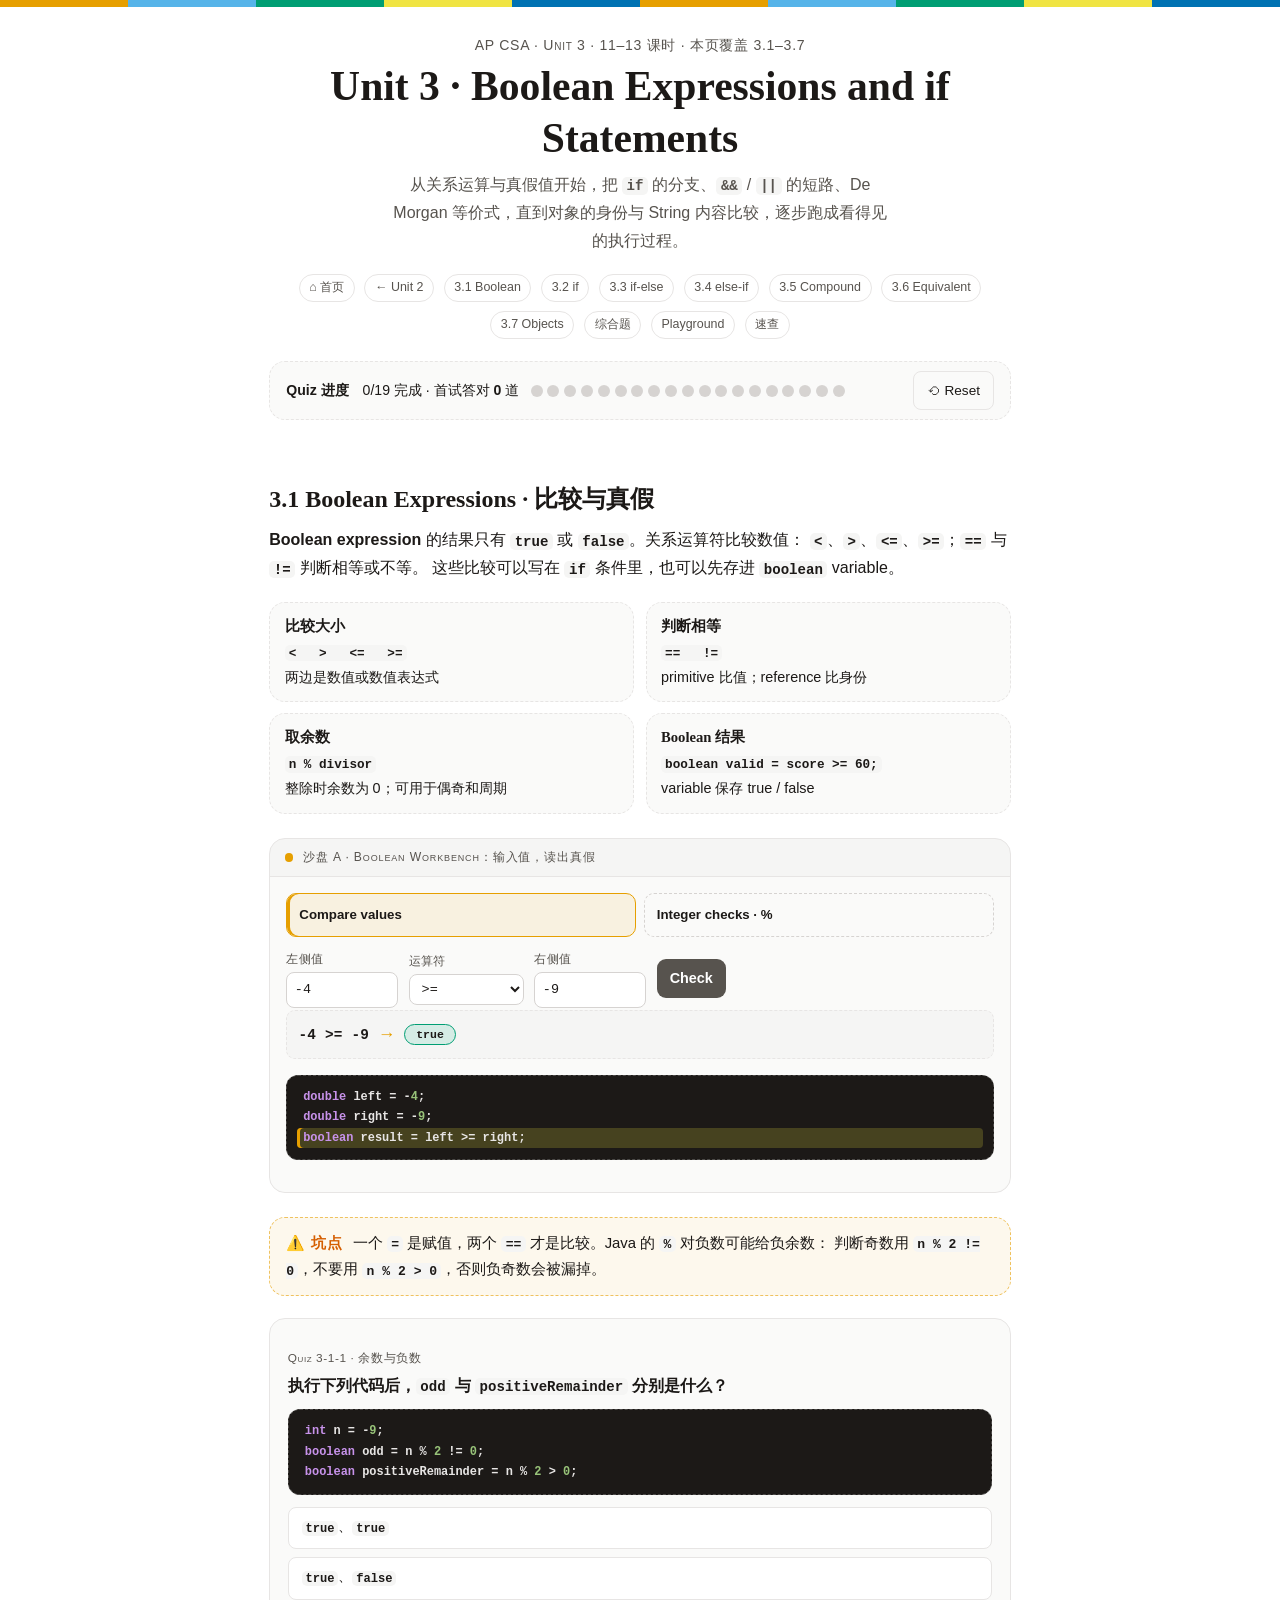
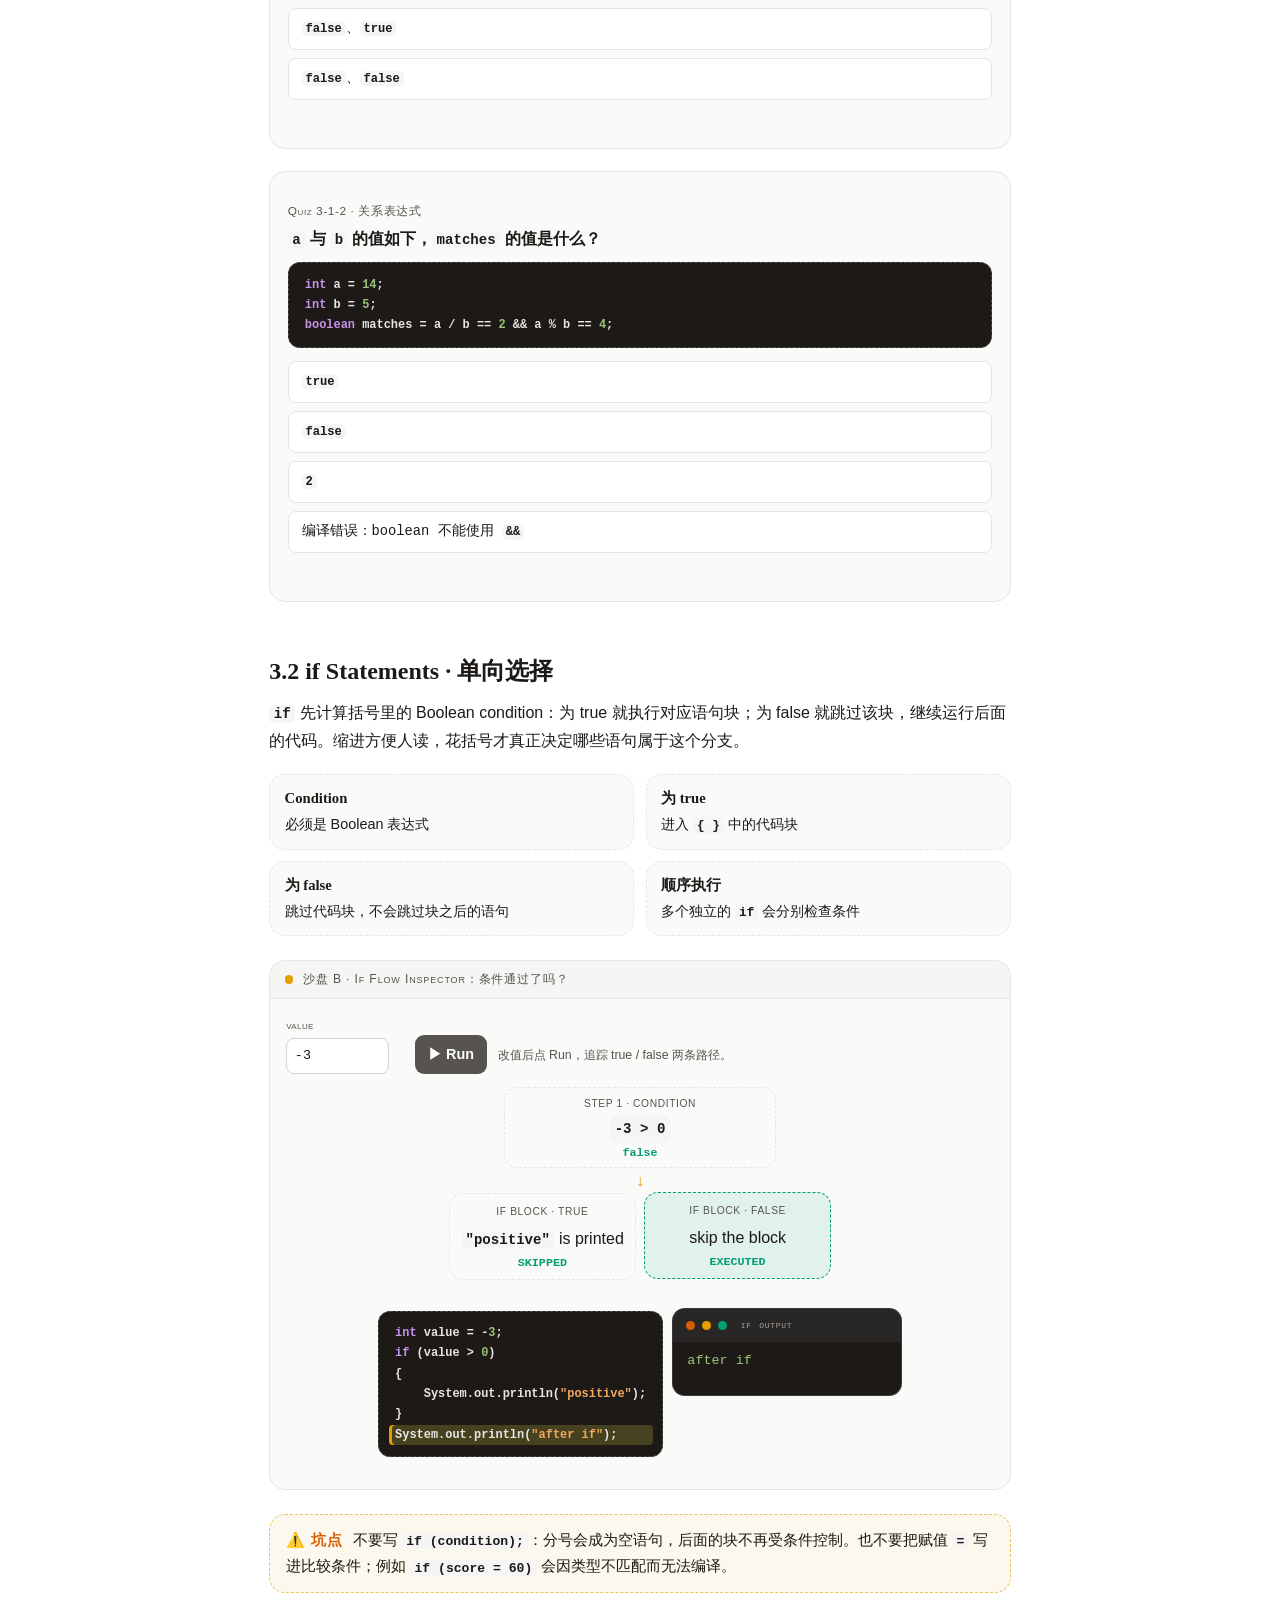
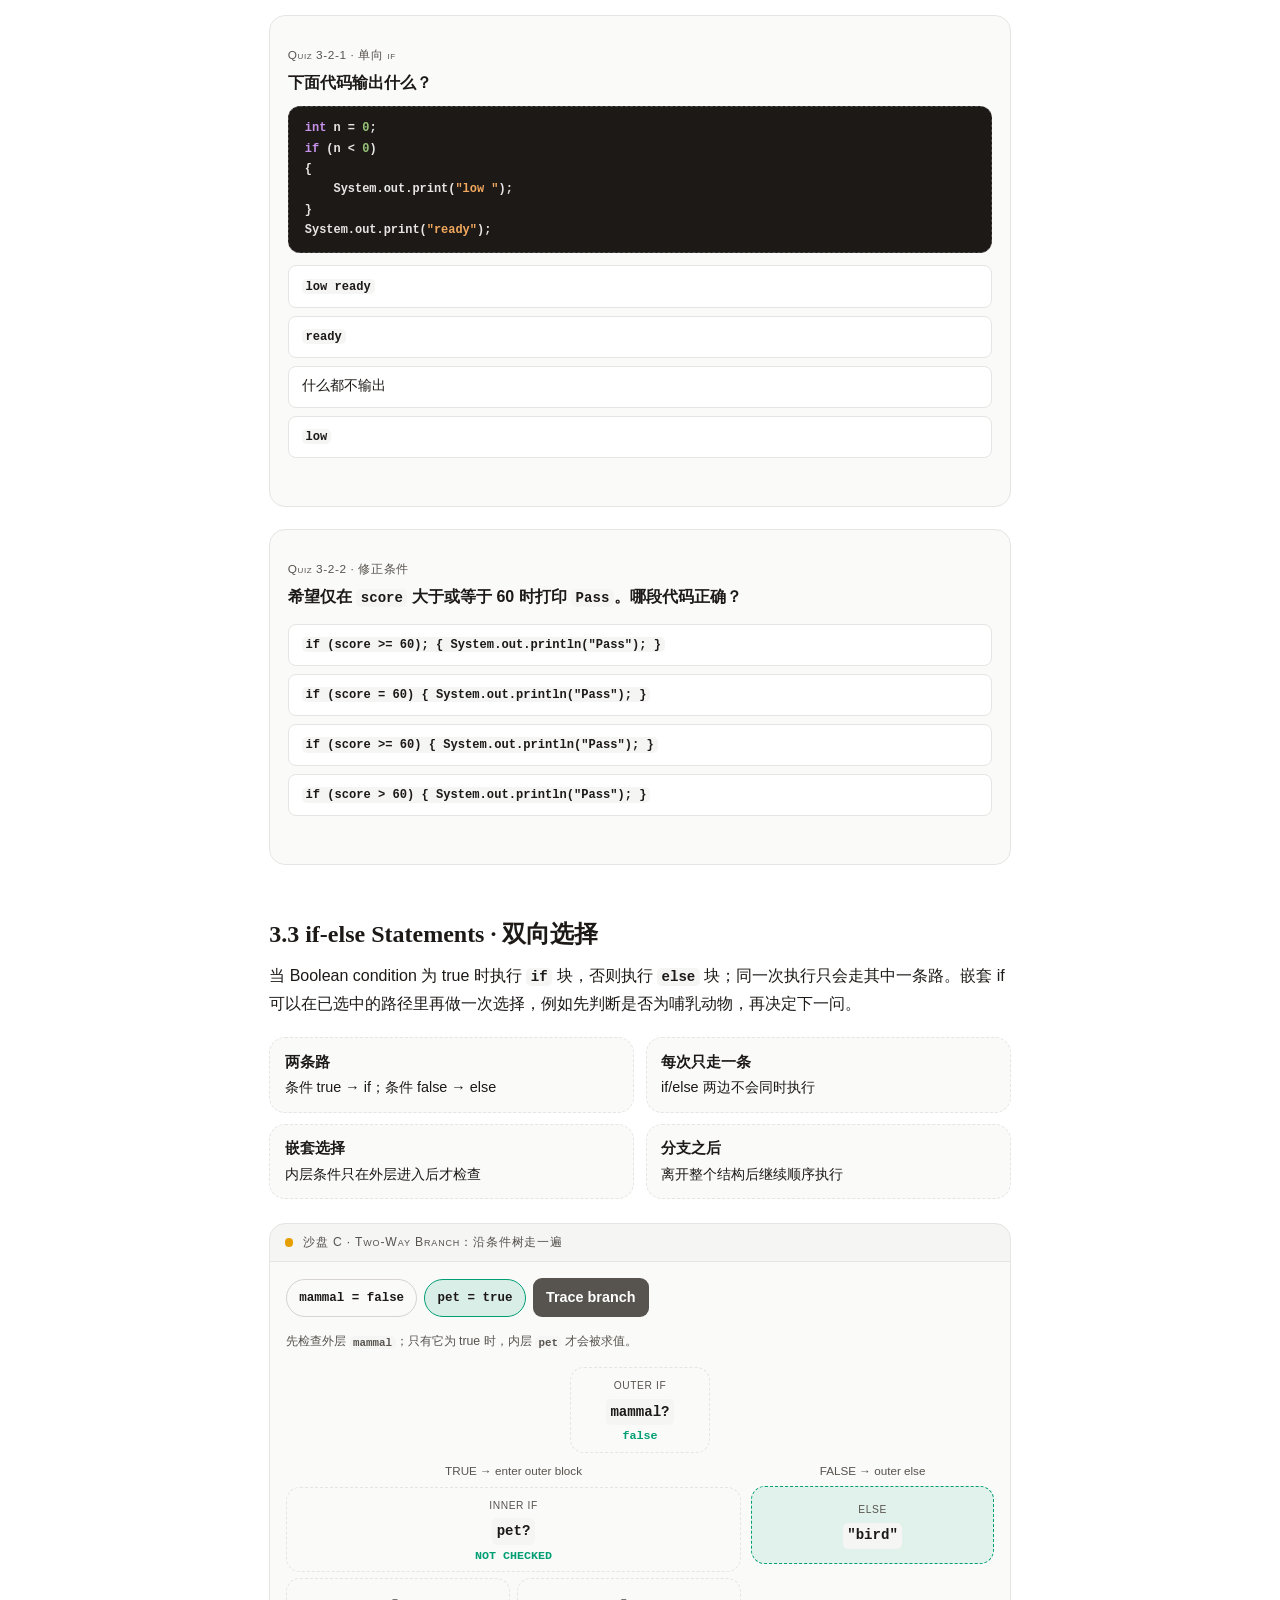
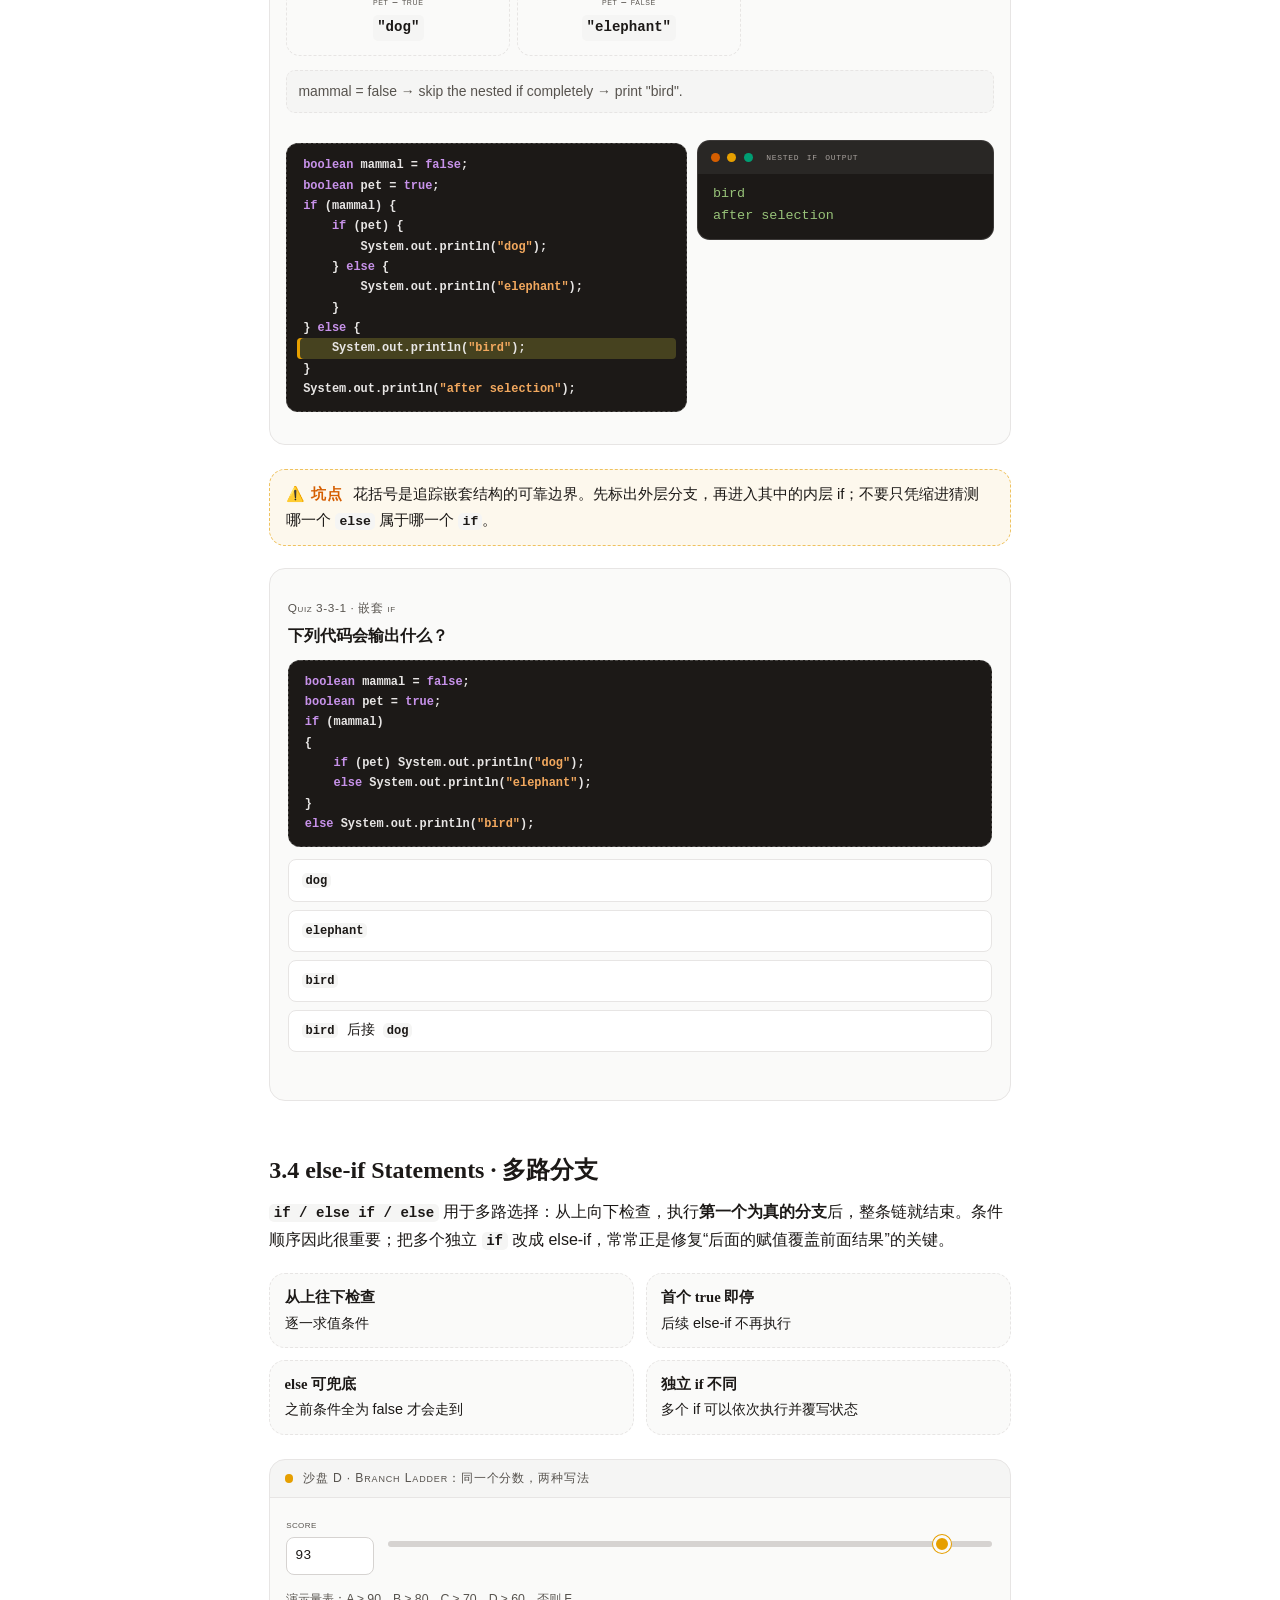
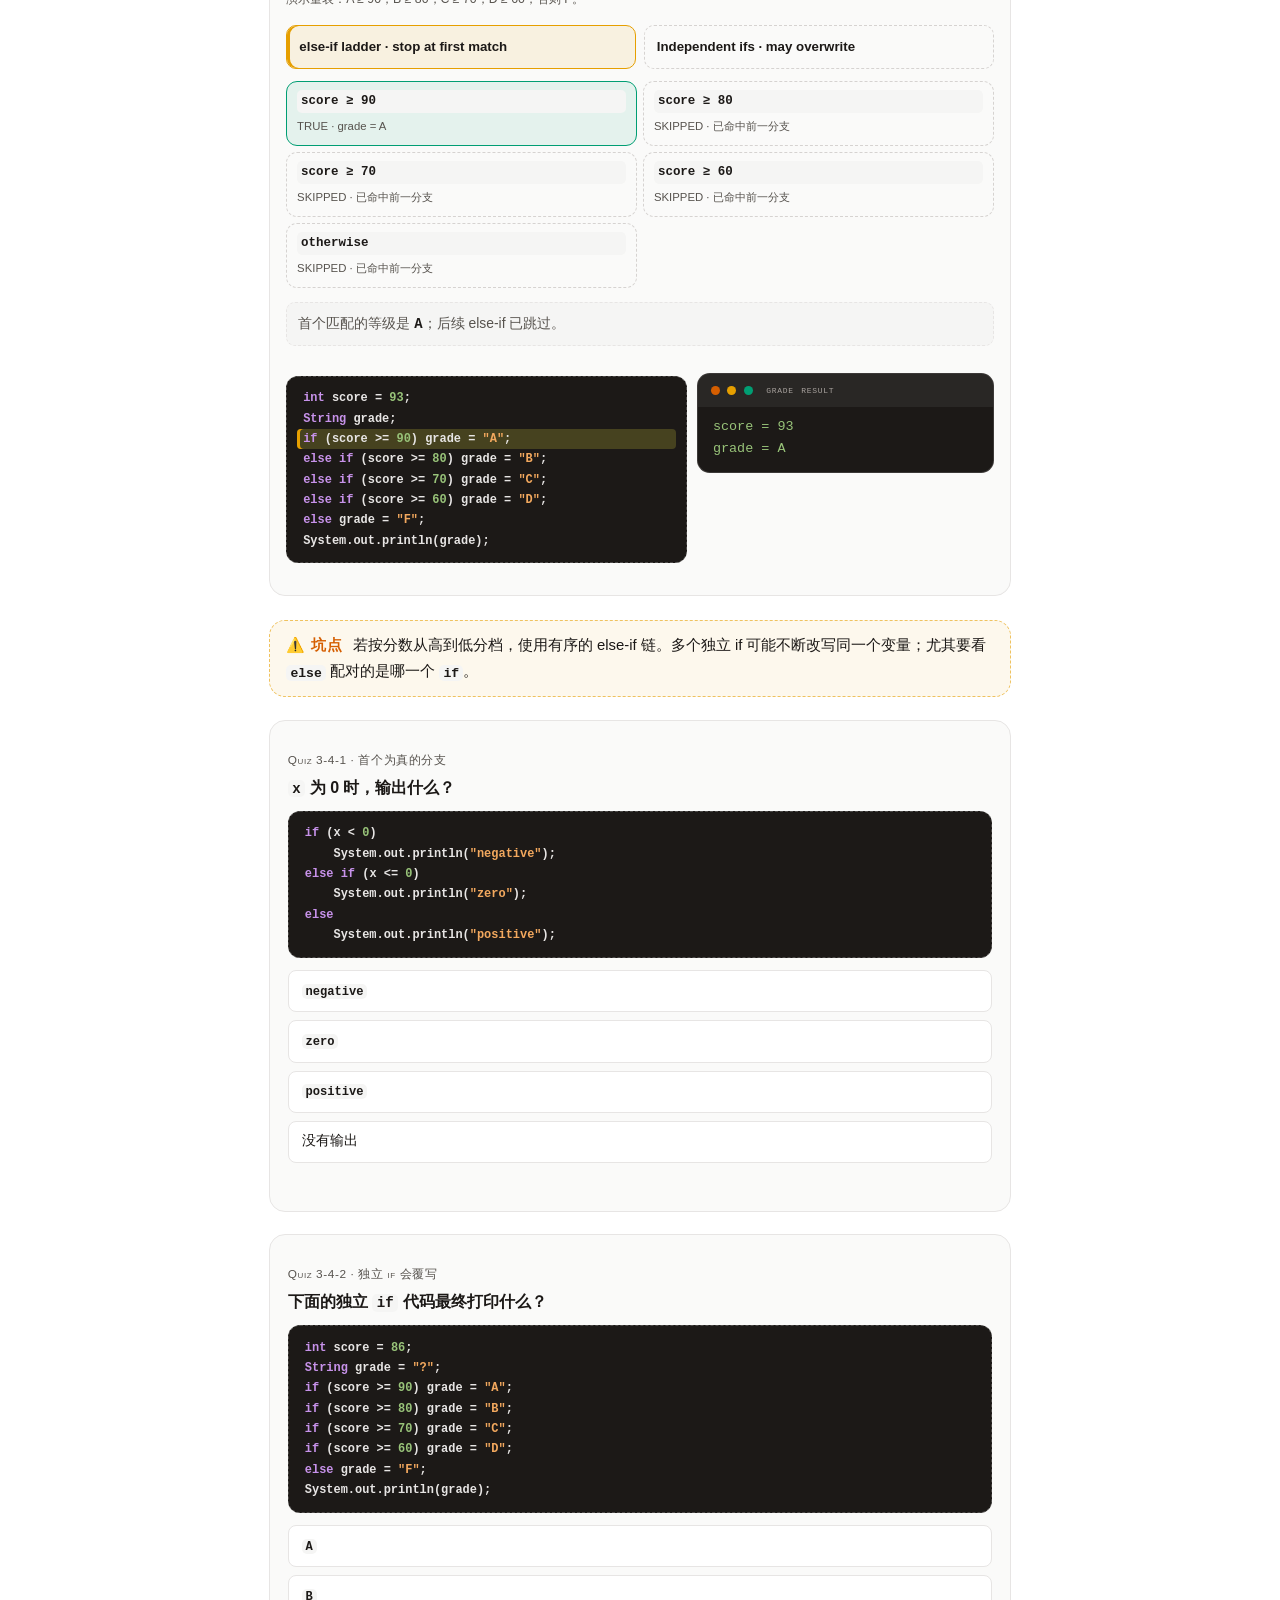
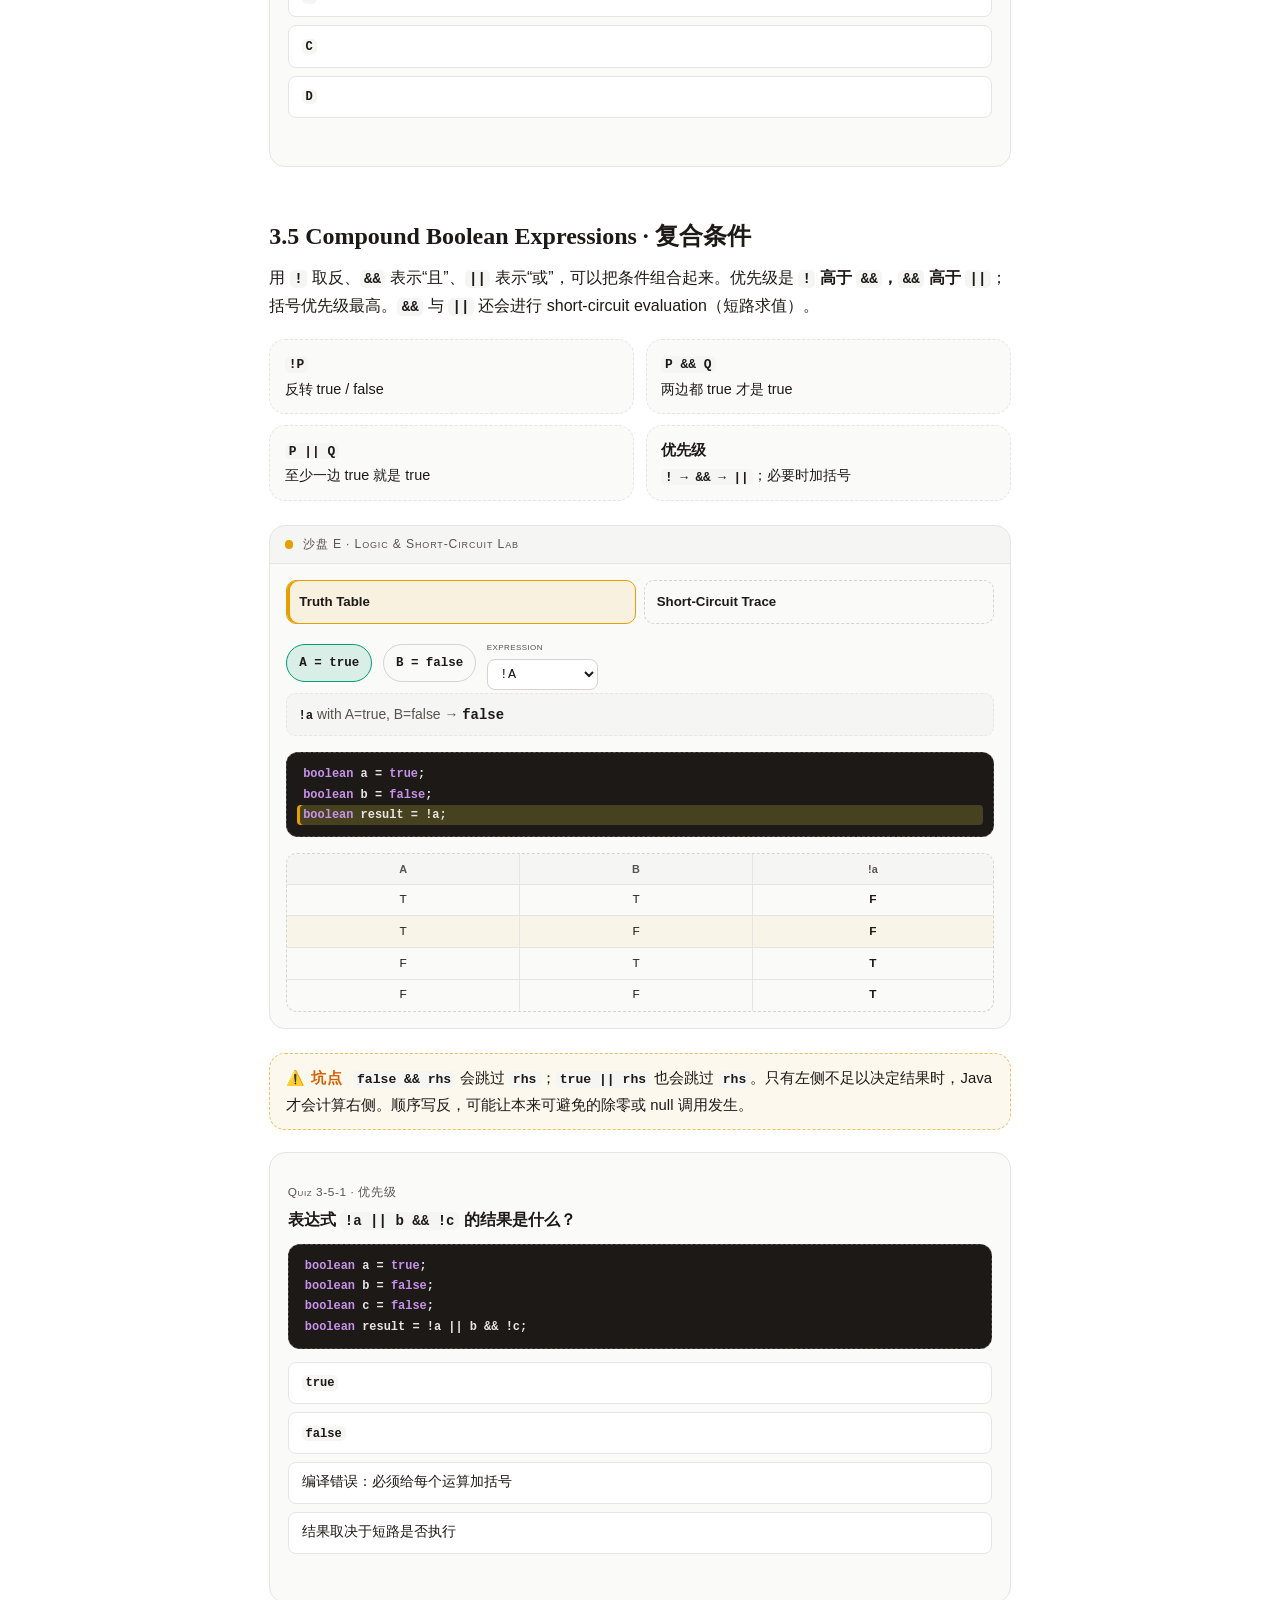
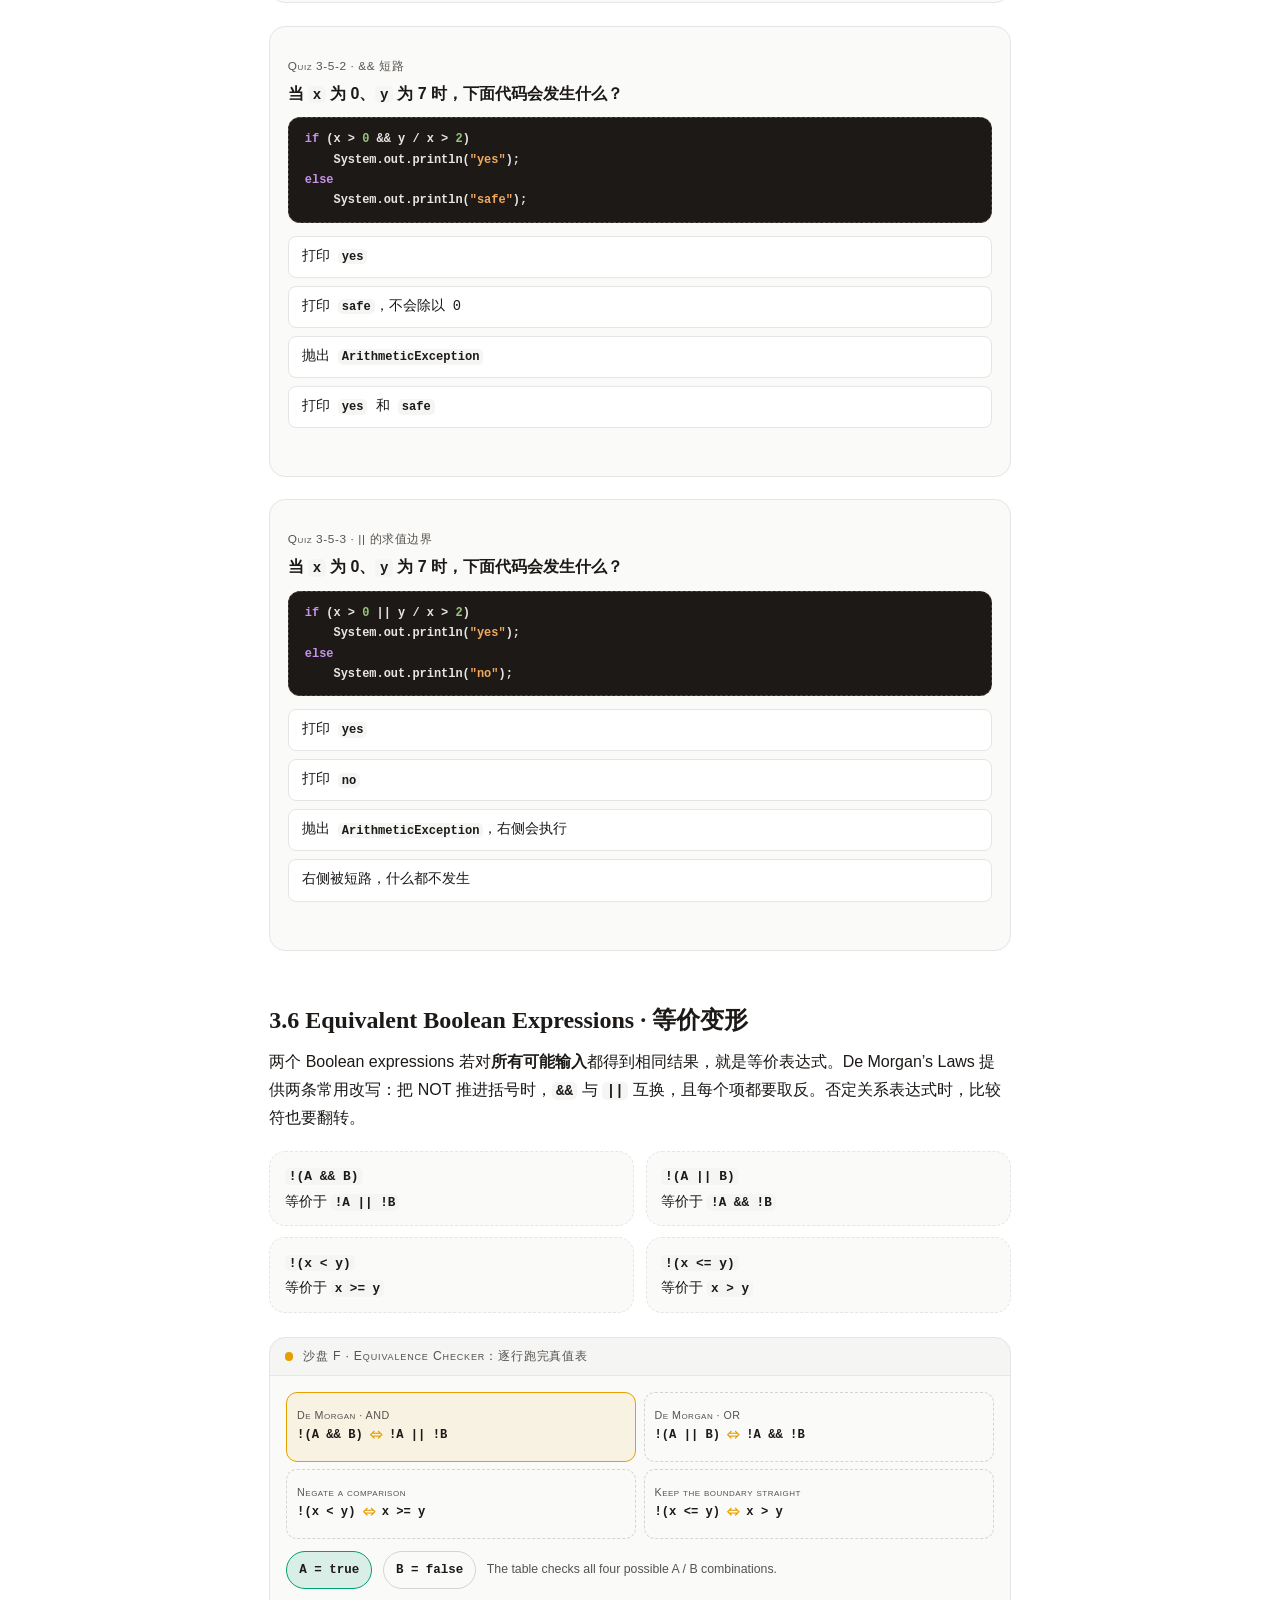
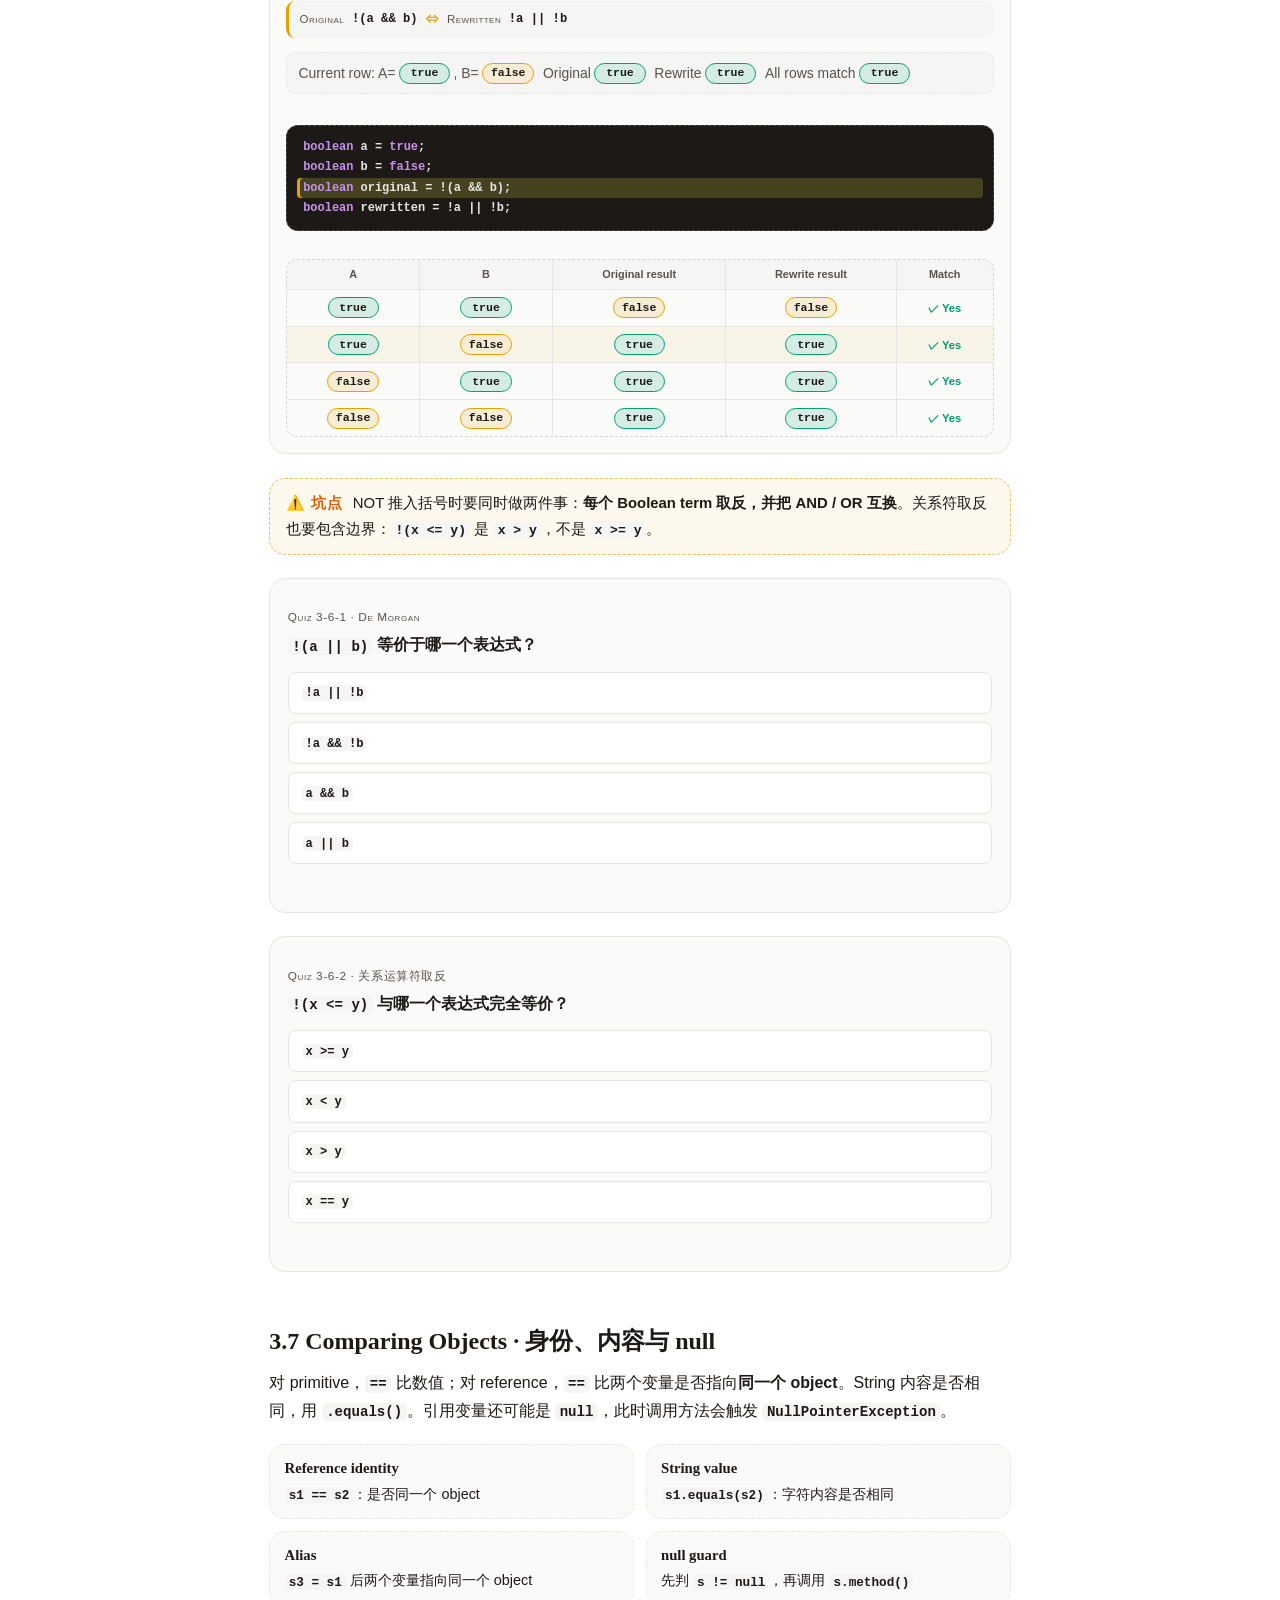
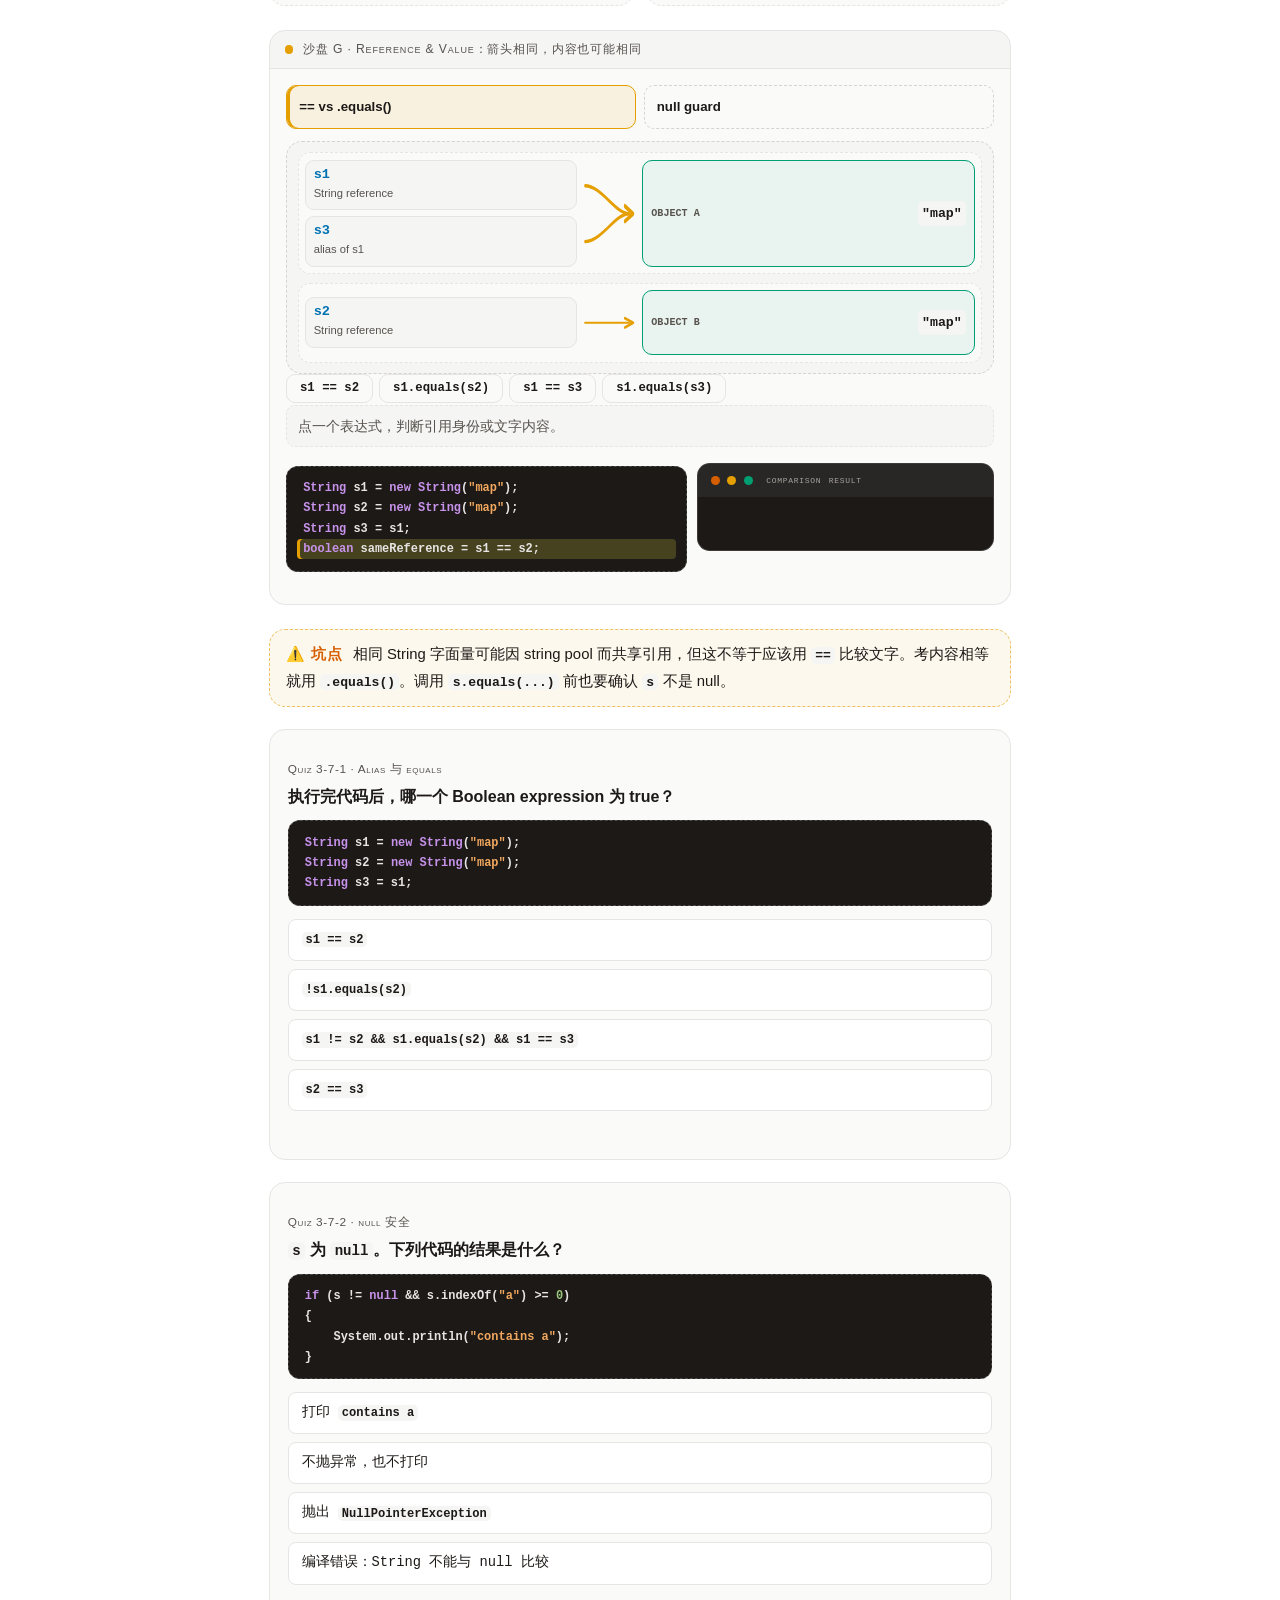
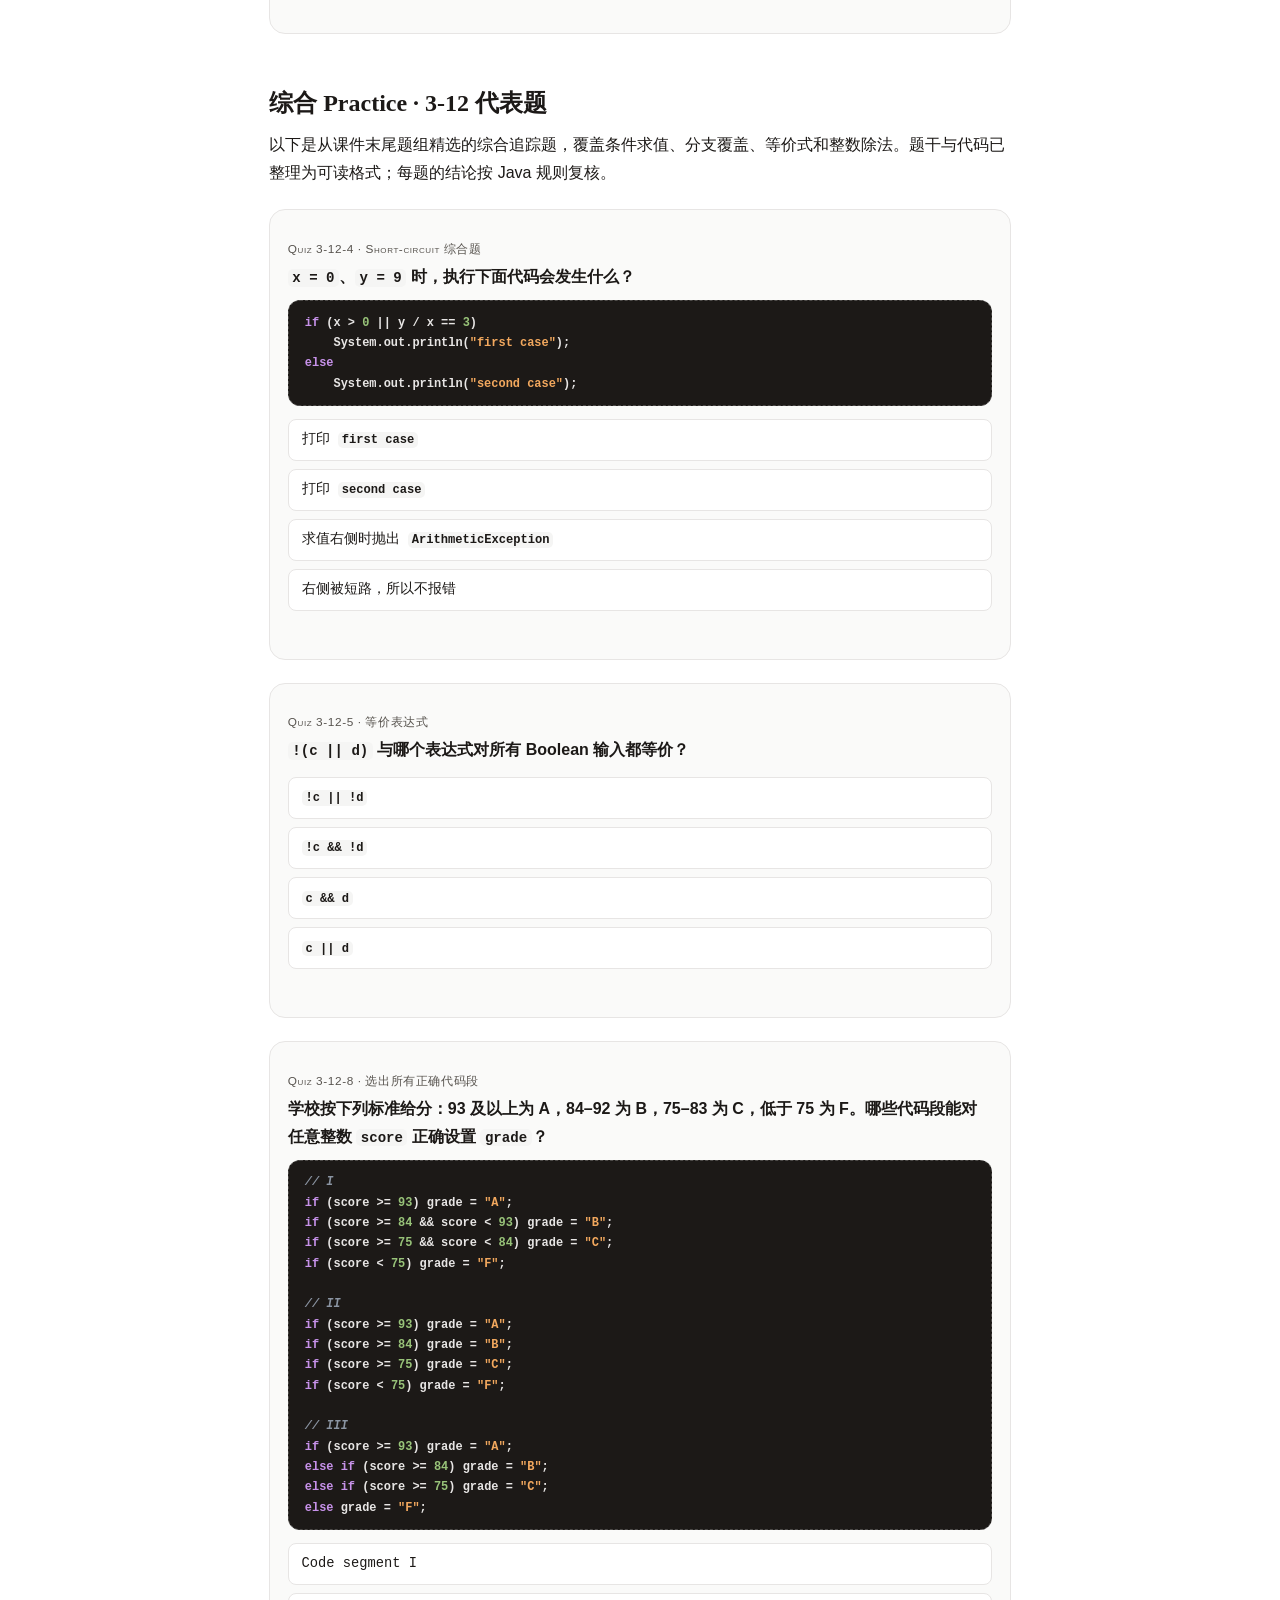
<file: apcsa-review/unit3.html>
<!doctype html>
<html lang="zh-CN" data-theme="light">
<head>
<meta charset="utf-8">
<meta name="viewport" content="width=device-width, initial-scale=1">
<title>Unit 3 · Boolean Expressions and if Statements | AP CSA 复习沙盘</title>
<meta name="description" content="AP CSA Unit 3 可交互复习：Boolean Expressions、if / else-if、短路求值、De Morgan、String 与对象比较。">
<script>
  (function () {
    var p = new URL(location.href).searchParams.get('theme');
    var s = null; try { s = localStorage.getItem('apcsa-theme'); } catch (e) {}
    var t = p || s || (matchMedia('(prefers-color-scheme: dark)').matches ? 'dark' : 'light');
    document.documentElement.dataset.theme = t;
  })();
</script>
<link rel="stylesheet" href="./assets/main.css">
<link rel="stylesheet" href="./assets/sandbox.css">
<link rel="stylesheet" href="./assets/u3.css">
<script type="module" src="./assets/js/unit3.js"></script>
</head>
<body data-page="unit3">
<a class="skip" href="#main">跳到主要内容</a>
<div class="bar" role="presentation"><i></i><i></i><i></i><i></i><i></i><i></i><i></i><i></i><i></i><i></i></div>

<div class="page">
  <header class="content site-head">
    <p class="post-meta">AP CSA · Unit 3 · 11–13 课时 · 本页覆盖 3.1–3.7</p>
    <h1 class="site-title">Unit 3 · Boolean Expressions and if Statements</h1>
    <p class="lede">从关系运算与真假值开始，把 <code>if</code> 的分支、<code>&amp;&amp;</code> / <code>||</code> 的短路、De Morgan 等价式，直到对象的身份与 String 内容比较，逐步跑成看得见的执行过程。</p>
    <nav class="unit-nav" aria-label="本页目录">
      <a class="chip" href="./index.html">⌂ 首页</a>
      <a class="chip" href="./unit2.html">← Unit 2</a>
      <a class="chip" href="#s3-1">3.1 Boolean</a>
      <a class="chip" href="#s3-2">3.2 if</a>
      <a class="chip" href="#s3-3">3.3 if-else</a>
      <a class="chip" href="#s3-4">3.4 else-if</a>
      <a class="chip" href="#s3-5">3.5 Compound</a>
      <a class="chip" href="#s3-6">3.6 Equivalent</a>
      <a class="chip" href="#s3-7">3.7 Objects</a>
      <a class="chip" href="#mixed">综合题</a>
      <a class="chip" href="#playground">Playground</a>
      <a class="chip" href="#ref">速查</a>
    </nav>
    <div class="quiz-progress" data-quiz-progress aria-live="polite"></div>
  </header>

  <main id="main" class="content">

    <!-- ==================== §3.1 ==================== -->
    <section id="s3-1" class="reveal">
      <h2>3.1 Boolean Expressions · 比较与真假<a class="anchor" href="#s3-1" aria-label="本节的链接">#</a></h2>
      <p><strong>Boolean expression</strong> 的结果只有 <code>true</code> 或 <code>false</code>。关系运算符比较数值：
        <code>&lt;</code>、<code>&gt;</code>、<code>&lt;=</code>、<code>&gt;=</code>；<code>==</code> 与 <code>!=</code> 判断相等或不等。
        这些比较可以写在 <code>if</code> 条件里，也可以先存进 <code>boolean</code> variable。</p>

      <div class="fact-grid">
        <div class="fact"><b>比较大小</b><br><code>&lt; &nbsp; &gt; &nbsp; &lt;= &nbsp; &gt;=</code><br>两边是数值或数值表达式</div>
        <div class="fact"><b>判断相等</b><br><code>== &nbsp; !=</code><br>primitive 比值；reference 比身份</div>
        <div class="fact"><b>取余数</b><br><code>n % divisor</code><br>整除时余数为 0；可用于偶奇和周期</div>
        <div class="fact"><b>Boolean 结果</b><br><code>boolean valid = score &gt;= 60;</code><br>variable 保存 true / false</div>
      </div>

      <div class="viz">
        <div class="viz-head"><span class="dot"></span>沙盘 A · Boolean Workbench：输入值，读出真假</div>
        <div class="viz-body"><u3-booleanlab></u3-booleanlab></div>
      </div>

      <aside class="warn">
        <span class="tag">⚠️ 坑点</span>
        一个 <code>=</code> 是赋值，两个 <code>==</code> 才是比较。Java 的 <code>%</code> 对负数可能给负余数：
        判断奇数用 <code>n % 2 != 0</code>，不要用 <code>n % 2 &gt; 0</code>，否则负奇数会被漏掉。
      </aside>

      <quiz-card qno="3-1-1" id="q-3-1-1">
        <p class="qhead"><span class="qno">Quiz 3-1-1 · 余数与负数</span></p>
        <p class="question">执行下列代码后，<code>odd</code> 与 <code>positiveRemainder</code> 分别是什么？</p>
        <viz-code>int n = -9;
boolean odd = n % 2 != 0;
boolean positiveRemainder = n % 2 &gt; 0;</viz-code>
        <ul class="options">
          <li><code>true</code>、<code>true</code></li>
          <li data-correct><code>true</code>、<code>false</code></li>
          <li><code>false</code>、<code>true</code></li>
          <li><code>false</code>、<code>false</code></li>
        </ul>
        <p class="explain">Java 中 <code>-9 % 2</code> 的结果是 <code>-1</code>。它不等于 0，所以 <code>odd</code> 为 true；但 <code>-1 &gt; 0</code> 为 false。用“余数非零”判断奇数才能同时覆盖正数和负数。</p>
      </quiz-card>

      <quiz-card qno="3-1-2" id="q-3-1-2">
        <p class="qhead"><span class="qno">Quiz 3-1-2 · 关系表达式</span></p>
        <p class="question"><code>a</code> 与 <code>b</code> 的值如下，<code>matches</code> 的值是什么？</p>
        <viz-code>int a = 14;
int b = 5;
boolean matches = a / b == 2 &amp;&amp; a % b == 4;</viz-code>
        <ul class="options">
          <li data-correct><code>true</code></li>
          <li><code>false</code></li>
          <li><code>2</code></li>
          <li>编译错误：boolean 不能使用 <code>&amp;&amp;</code></li>
        </ul>
        <p class="explain"><code>14 / 5</code> 是整数除法，商为 2；<code>14 % 5</code> 的余数为 4。两个比较都为 true，所以 <code>true &amp;&amp; true</code> 得 true。</p>
      </quiz-card>
    </section>

    <!-- ==================== §3.2 ==================== -->
    <section id="s3-2" class="reveal">
      <h2>3.2 if Statements · 单向选择<a class="anchor" href="#s3-2" aria-label="本节的链接">#</a></h2>
      <p><code>if</code> 先计算括号里的 Boolean condition：为 true 就执行对应语句块；为 false 就跳过该块，继续运行后面的代码。缩进方便人读，花括号才真正决定哪些语句属于这个分支。</p>

      <div class="fact-grid">
        <div class="fact"><b>Condition</b><br>必须是 Boolean 表达式</div>
        <div class="fact"><b>为 true</b><br>进入 <code>{ }</code> 中的代码块</div>
        <div class="fact"><b>为 false</b><br>跳过代码块，不会跳过块之后的语句</div>
        <div class="fact"><b>顺序执行</b><br>多个独立的 <code>if</code> 会分别检查条件</div>
      </div>

      <div class="viz">
        <div class="viz-head"><span class="dot"></span>沙盘 B · If Flow Inspector：条件通过了吗？</div>
        <div class="viz-body"><u3-iflab></u3-iflab></div>
      </div>

      <aside class="warn float">
        <span class="tag">⚠️ 坑点</span>
        不要写 <code>if (condition);</code>：分号会成为空语句，后面的块不再受条件控制。也不要把赋值 <code>=</code> 写进比较条件；例如 <code>if (score = 60)</code> 会因类型不匹配而无法编译。
      </aside>

      <quiz-card qno="3-2-1" id="q-3-2-1">
        <p class="qhead"><span class="qno">Quiz 3-2-1 · 单向 if</span></p>
        <p class="question">下面代码输出什么？</p>
        <viz-code>int n = 0;
if (n &lt; 0)
{
    System.out.print("low ");
}
System.out.print("ready");</viz-code>
        <ul class="options">
          <li><code>low ready</code></li>
          <li data-correct><code>ready</code></li>
          <li>什么都不输出</li>
          <li><code>low</code></li>
        </ul>
        <p class="explain"><code>0 &lt; 0</code> 为 false，因此跳过 <code>low</code> 那行；<code>if</code> 块后面的 <code>print("ready")</code> 不属于该块，仍会执行。</p>
      </quiz-card>

      <quiz-card qno="3-2-2" id="q-3-2-2">
        <p class="qhead"><span class="qno">Quiz 3-2-2 · 修正条件</span></p>
        <p class="question">希望仅在 <code>score</code> 大于或等于 60 时打印 <code>Pass</code>。哪段代码正确？</p>
        <ul class="options">
          <li><code>if (score &gt;= 60); { System.out.println("Pass"); }</code></li>
          <li><code>if (score = 60) { System.out.println("Pass"); }</code></li>
          <li data-correct><code>if (score &gt;= 60) { System.out.println("Pass"); }</code></li>
          <li><code>if (score &gt; 60) { System.out.println("Pass"); }</code></li>
        </ul>
        <p class="explain">C 使用比较运算符并包含边界 60。A 虽可编译，但分号结束了 <code>if</code>，块会无条件执行；B 把赋值当比较且类型不匹配；D 漏掉刚好 60 的情况。</p>
      </quiz-card>
    </section>

    <!-- ==================== §3.3 ==================== -->
    <section id="s3-3" class="reveal">
      <h2>3.3 if-else Statements · 双向选择<a class="anchor" href="#s3-3" aria-label="本节的链接">#</a></h2>
      <p>当 Boolean condition 为 true 时执行 <code>if</code> 块，否则执行 <code>else</code> 块；同一次执行只会走其中一条路。嵌套 if 可以在已选中的路径里再做一次选择，例如先判断是否为哺乳动物，再决定下一问。</p>

      <div class="fact-grid">
        <div class="fact"><b>两条路</b><br>条件 true → if；条件 false → else</div>
        <div class="fact"><b>每次只走一条</b><br>if/else 两边不会同时执行</div>
        <div class="fact"><b>嵌套选择</b><br>内层条件只在外层进入后才检查</div>
        <div class="fact"><b>分支之后</b><br>离开整个结构后继续顺序执行</div>
      </div>

      <div class="viz">
        <div class="viz-head"><span class="dot"></span>沙盘 C · Two-Way Branch：沿条件树走一遍</div>
        <div class="viz-body"><u3-ifelse-lab></u3-ifelse-lab></div>
      </div>

      <aside class="warn">
        <span class="tag">⚠️ 坑点</span>
        花括号是追踪嵌套结构的可靠边界。先标出外层分支，再进入其中的内层 if；不要只凭缩进猜测哪一个 <code>else</code> 属于哪一个 <code>if</code>。
      </aside>

      <quiz-card qno="3-3-1" id="q-3-3-1">
        <p class="qhead"><span class="qno">Quiz 3-3-1 · 嵌套 if</span></p>
        <p class="question">下列代码会输出什么？</p>
        <viz-code>boolean mammal = false;
boolean pet = true;
if (mammal)
{
    if (pet) System.out.println("dog");
    else System.out.println("elephant");
}
else System.out.println("bird");</viz-code>
        <ul class="options">
          <li><code>dog</code></li>
          <li><code>elephant</code></li>
          <li data-correct><code>bird</code></li>
          <li><code>bird</code> 后接 <code>dog</code></li>
        </ul>
        <p class="explain">外层 <code>mammal</code> 为 false，直接走外层 <code>else</code> 输出 <code>bird</code>。内层的 <code>pet</code> 条件根本不会被检查。</p>
      </quiz-card>
    </section>

    <!-- ==================== §3.4 ==================== -->
    <section id="s3-4" class="reveal">
      <h2>3.4 else-if Statements · 多路分支<a class="anchor" href="#s3-4" aria-label="本节的链接">#</a></h2>
      <p><code>if / else if / else</code> 用于多路选择：从上向下检查，执行<strong>第一个为真的分支</strong>后，整条链就结束。条件顺序因此很重要；把多个独立 <code>if</code> 改成 else-if，常常正是修复“后面的赋值覆盖前面结果”的关键。</p>

      <div class="fact-grid">
        <div class="fact"><b>从上往下检查</b><br>逐一求值条件</div>
        <div class="fact"><b>首个 true 即停</b><br>后续 else-if 不再执行</div>
        <div class="fact"><b>else 可兜底</b><br>之前条件全为 false 才会走到</div>
        <div class="fact"><b>独立 if 不同</b><br>多个 if 可以依次执行并覆写状态</div>
      </div>

      <div class="viz">
        <div class="viz-head"><span class="dot"></span>沙盘 D · Branch Ladder：同一个分数，两种写法</div>
        <div class="viz-body"><u3-elseif-lab></u3-elseif-lab></div>
      </div>

      <aside class="warn float">
        <span class="tag">⚠️ 坑点</span>
        若按分数从高到低分档，使用有序的 else-if 链。多个独立 if 可能不断改写同一个变量；尤其要看 <code>else</code> 配对的是哪一个 <code>if</code>。
      </aside>

      <quiz-card qno="3-4-1" id="q-3-4-1">
        <p class="qhead"><span class="qno">Quiz 3-4-1 · 首个为真的分支</span></p>
        <p class="question"><code>x</code> 为 0 时，输出什么？</p>
        <viz-code>if (x &lt; 0)
    System.out.println("negative");
else if (x &lt;= 0)
    System.out.println("zero");
else
    System.out.println("positive");</viz-code>
        <ul class="options">
          <li><code>negative</code></li>
          <li data-correct><code>zero</code></li>
          <li><code>positive</code></li>
          <li>没有输出</li>
        </ul>
        <p class="explain">第一项 <code>0 &lt; 0</code> 为 false；第二项 <code>0 &lt;= 0</code> 为 true，于是输出 <code>zero</code>，链条随即结束。</p>
      </quiz-card>

      <quiz-card qno="3-4-2" id="q-3-4-2">
        <p class="qhead"><span class="qno">Quiz 3-4-2 · 独立 if 会覆写</span></p>
        <p class="question">下面的独立 <code>if</code> 代码最终打印什么？</p>
        <viz-code>int score = 86;
String grade = "?";
if (score &gt;= 90) grade = "A";
if (score &gt;= 80) grade = "B";
if (score &gt;= 70) grade = "C";
if (score &gt;= 60) grade = "D";
else grade = "F";
System.out.println(grade);</viz-code>
        <ul class="options">
          <li><code>A</code></li>
          <li><code>B</code></li>
          <li><code>C</code></li>
          <li data-correct><code>D</code></li>
        </ul>
        <p class="explain">分数 86 让第二、第三、第四个 if 都为 true，<code>grade</code> 依次被改成 B、C、D。最后一个 if 的 else 只在 <code>score &lt; 60</code> 时执行；因此最终打印 D。改成 else-if 链才会保留首个匹配的 B。</p>
      </quiz-card>
    </section>

    <!-- ==================== §3.5 ==================== -->
    <section id="s3-5" class="reveal">
      <h2>3.5 Compound Boolean Expressions · 复合条件<a class="anchor" href="#s3-5" aria-label="本节的链接">#</a></h2>
      <p>用 <code>!</code> 取反、<code>&amp;&amp;</code> 表示“且”、<code>||</code> 表示“或”，可以把条件组合起来。优先级是 <strong><code>!</code> 高于 <code>&amp;&amp;</code>，<code>&amp;&amp;</code> 高于 <code>||</code></strong>；括号优先级最高。<code>&amp;&amp;</code> 与 <code>||</code> 还会进行 short-circuit evaluation（短路求值）。</p>

      <div class="fact-grid">
        <div class="fact"><b><code>!P</code></b><br>反转 true / false</div>
        <div class="fact"><b><code>P &amp;&amp; Q</code></b><br>两边都 true 才是 true</div>
        <div class="fact"><b><code>P || Q</code></b><br>至少一边 true 就是 true</div>
        <div class="fact"><b>优先级</b><br><code>! → &amp;&amp; → ||</code>；必要时加括号</div>
      </div>

      <div class="viz">
        <div class="viz-head"><span class="dot"></span>沙盘 E · Logic &amp; Short-Circuit Lab</div>
        <div class="viz-body"><u3-logiclab></u3-logiclab></div>
      </div>

      <aside class="warn">
        <span class="tag">⚠️ 坑点</span>
        <code>false &amp;&amp; rhs</code> 会跳过 <code>rhs</code>；<code>true || rhs</code> 也会跳过 <code>rhs</code>。只有左侧不足以决定结果时，Java 才会计算右侧。顺序写反，可能让本来可避免的除零或 null 调用发生。
      </aside>

      <quiz-card qno="3-5-1" id="q-3-5-1">
        <p class="qhead"><span class="qno">Quiz 3-5-1 · 优先级</span></p>
        <p class="question">表达式 <code>!a || b &amp;&amp; !c</code> 的结果是什么？</p>
        <viz-code>boolean a = true;
boolean b = false;
boolean c = false;
boolean result = !a || b &amp;&amp; !c;</viz-code>
        <ul class="options">
          <li><code>true</code></li>
          <li data-correct><code>false</code></li>
          <li>编译错误：必须给每个运算加括号</li>
          <li>结果取决于短路是否执行</li>
        </ul>
        <p class="explain"><code>!</code> 先算：<code>!a</code> 为 false、<code>!c</code> 为 true；再算 <code>b &amp;&amp; !c</code>，即 false；最后 <code>false || false</code> 为 false。短路不会改变逻辑结果。</p>
      </quiz-card>

      <quiz-card qno="3-5-2" id="q-3-5-2">
        <p class="qhead"><span class="qno">Quiz 3-5-2 · && 短路</span></p>
        <p class="question">当 <code>x</code> 为 0、<code>y</code> 为 7 时，下面代码会发生什么？</p>
        <viz-code>if (x &gt; 0 &amp;&amp; y / x &gt; 2)
    System.out.println("yes");
else
    System.out.println("safe");</viz-code>
        <ul class="options">
          <li>打印 <code>yes</code></li>
          <li data-correct>打印 <code>safe</code>，不会除以 0</li>
          <li>抛出 <code>ArithmeticException</code></li>
          <li>打印 <code>yes</code> 和 <code>safe</code></li>
        </ul>
        <p class="explain">左侧 <code>x &gt; 0</code> 为 false，<code>&amp;&amp;</code> 已能确定整个条件为 false，于是跳过 <code>y / x</code>。执行 else，打印 <code>safe</code>。</p>
      </quiz-card>

      <quiz-card qno="3-5-3" id="q-3-5-3">
        <p class="qhead"><span class="qno">Quiz 3-5-3 · || 的求值边界</span></p>
        <p class="question">当 <code>x</code> 为 0、<code>y</code> 为 7 时，下面代码会发生什么？</p>
        <viz-code>if (x &gt; 0 || y / x &gt; 2)
    System.out.println("yes");
else
    System.out.println("no");</viz-code>
        <ul class="options">
          <li>打印 <code>yes</code></li>
          <li>打印 <code>no</code></li>
          <li data-correct>抛出 <code>ArithmeticException</code>，右侧会执行</li>
          <li>右侧被短路，什么都不发生</li>
        </ul>
        <p class="explain">左侧 <code>x &gt; 0</code> 为 false；对 <code>||</code> 而言，这还不能确定最终结果，所以 Java 会计算右侧。<code>y / 0</code> 导致运行时 <code>ArithmeticException</code>。</p>
      </quiz-card>
    </section>

    <!-- ==================== §3.6 ==================== -->
    <section id="s3-6" class="reveal">
      <h2>3.6 Equivalent Boolean Expressions · 等价变形<a class="anchor" href="#s3-6" aria-label="本节的链接">#</a></h2>
      <p>两个 Boolean expressions 若对<strong>所有可能输入</strong>都得到相同结果，就是等价表达式。De Morgan’s Laws 提供两条常用改写：把 NOT 推进括号时，<code>&amp;&amp;</code> 与 <code>||</code> 互换，且每个项都要取反。否定关系表达式时，比较符也要翻转。</p>

      <div class="fact-grid">
        <div class="fact"><b><code>!(A &amp;&amp; B)</code></b><br>等价于 <code>!A || !B</code></div>
        <div class="fact"><b><code>!(A || B)</code></b><br>等价于 <code>!A &amp;&amp; !B</code></div>
        <div class="fact"><b><code>!(x &lt; y)</code></b><br>等价于 <code>x &gt;= y</code></div>
        <div class="fact"><b><code>!(x &lt;= y)</code></b><br>等价于 <code>x &gt; y</code></div>
      </div>

      <div class="viz">
        <div class="viz-head"><span class="dot"></span>沙盘 F · Equivalence Checker：逐行跑完真值表</div>
        <div class="viz-body"><u3-equivalence></u3-equivalence></div>
      </div>

      <aside class="warn">
        <span class="tag">⚠️ 坑点</span>
        NOT 推入括号时要同时做两件事：<strong>每个 Boolean term 取反，并把 AND / OR 互换</strong>。关系符取反也要包含边界：<code>!(x &lt;= y)</code> 是 <code>x &gt; y</code>，不是 <code>x &gt;= y</code>。
      </aside>

      <quiz-card qno="3-6-1" id="q-3-6-1">
        <p class="qhead"><span class="qno">Quiz 3-6-1 · De Morgan</span></p>
        <p class="question"><code>!(a || b)</code> 等价于哪一个表达式？</p>
        <ul class="options">
          <li><code>!a || !b</code></li>
          <li data-correct><code>!a &amp;&amp; !b</code></li>
          <li><code>a &amp;&amp; b</code></li>
          <li><code>a || b</code></li>
        </ul>
        <p class="explain">取反推进 OR 括号后，运算符换成 AND，且两项各自取反：<code>!(a || b) == !a &amp;&amp; !b</code>。</p>
      </quiz-card>

      <quiz-card qno="3-6-2" id="q-3-6-2">
        <p class="qhead"><span class="qno">Quiz 3-6-2 · 关系运算符取反</span></p>
        <p class="question"><code>!(x &lt;= y)</code> 与哪一个表达式完全等价？</p>
        <ul class="options">
          <li><code>x &gt;= y</code></li>
          <li><code>x &lt; y</code></li>
          <li data-correct><code>x &gt; y</code></li>
          <li><code>x == y</code></li>
        </ul>
        <p class="explain"><code>x &lt;= y</code> 包含小于或相等；其否定必须同时排除这两种情况，所以只剩 <code>x &gt; y</code>。</p>
      </quiz-card>
    </section>

    <!-- ==================== §3.7 ==================== -->
    <section id="s3-7" class="reveal">
      <h2>3.7 Comparing Objects · 身份、内容与 null<a class="anchor" href="#s3-7" aria-label="本节的链接">#</a></h2>
      <p>对 primitive，<code>==</code> 比数值；对 reference，<code>==</code> 比两个变量是否指向<strong>同一个 object</strong>。String 内容是否相同，用 <code>.equals()</code>。引用变量还可能是 <code>null</code>，此时调用方法会触发 <code>NullPointerException</code>。</p>

      <div class="fact-grid">
        <div class="fact"><b>Reference identity</b><br><code>s1 == s2</code>：是否同一个 object</div>
        <div class="fact"><b>String value</b><br><code>s1.equals(s2)</code>：字符内容是否相同</div>
        <div class="fact"><b>Alias</b><br><code>s3 = s1</code> 后两个变量指向同一个 object</div>
        <div class="fact"><b>null guard</b><br>先判 <code>s != null</code>，再调用 <code>s.method()</code></div>
      </div>

      <div class="viz">
        <div class="viz-head"><span class="dot"></span>沙盘 G · Reference &amp; Value：箭头相同，内容也可能相同</div>
        <div class="viz-body"><u3-objectlab></u3-objectlab></div>
      </div>

      <aside class="warn float">
        <span class="tag">⚠️ 坑点</span>
        相同 String 字面量可能因 string pool 而共享引用，但这不等于应该用 <code>==</code> 比较文字。考内容相等就用 <code>.equals()</code>。调用 <code>s.equals(...)</code> 前也要确认 <code>s</code> 不是 null。
      </aside>

      <quiz-card qno="3-7-1" id="q-3-7-1">
        <p class="qhead"><span class="qno">Quiz 3-7-1 · Alias 与 equals</span></p>
        <p class="question">执行完代码后，哪一个 Boolean expression 为 true？</p>
        <viz-code>String s1 = new String("map");
String s2 = new String("map");
String s3 = s1;</viz-code>
        <ul class="options">
          <li><code>s1 == s2</code></li>
          <li><code>!s1.equals(s2)</code></li>
          <li data-correct><code>s1 != s2 &amp;&amp; s1.equals(s2) &amp;&amp; s1 == s3</code></li>
          <li><code>s2 == s3</code></li>
        </ul>
        <p class="explain"><code>s1</code> 与 <code>s2</code> 是两个独立 new 出来的 object，所以 <code>s1 != s2</code>；内容相同，<code>s1.equals(s2)</code> 为 true。<code>s3 = s1</code> 是 alias，因此 <code>s1 == s3</code> 为 true。</p>
      </quiz-card>

      <quiz-card qno="3-7-2" id="q-3-7-2">
        <p class="qhead"><span class="qno">Quiz 3-7-2 · null 安全</span></p>
        <p class="question"><code>s</code> 为 <code>null</code>。下列代码的结果是什么？</p>
        <viz-code>if (s != null &amp;&amp; s.indexOf("a") &gt;= 0)
{
    System.out.println("contains a");
}</viz-code>
        <ul class="options">
          <li>打印 <code>contains a</code></li>
          <li data-correct>不抛异常，也不打印</li>
          <li>抛出 <code>NullPointerException</code></li>
          <li>编译错误：String 不能与 null 比较</li>
        </ul>
        <p class="explain">左侧 <code>s != null</code> 为 false，<code>&amp;&amp;</code> 短路跳过右侧的 <code>s.indexOf("a")</code>，所以安全地不进入代码块。若先调用方法再判断 null，就会抛 <code>NullPointerException</code>。</p>
      </quiz-card>
    </section>

    <!-- ==================== Integrated practice ==================== -->
    <section id="mixed" class="reveal">
      <h2>综合 Practice · 3-12 代表题<a class="anchor" href="#mixed" aria-label="本节的链接">#</a></h2>
      <p>以下是从课件末尾题组精选的综合追踪题，覆盖条件求值、分支覆盖、等价式和整数除法。题干与代码已整理为可读格式；每题的结论按 Java 规则复核。</p>

      <quiz-card qno="3-12-4" id="q-3-12-4">
        <p class="qhead"><span class="qno">Quiz 3-12-4 · Short-circuit 综合题</span></p>
        <p class="question"><code>x = 0</code>、<code>y = 9</code> 时，执行下面代码会发生什么？</p>
        <viz-code>if (x &gt; 0 || y / x == 3)
    System.out.println("first case");
else
    System.out.println("second case");</viz-code>
        <ul class="options">
          <li>打印 <code>first case</code></li>
          <li>打印 <code>second case</code></li>
          <li data-correct>求值右侧时抛出 <code>ArithmeticException</code></li>
          <li>右侧被短路，所以不报错</li>
        </ul>
        <p class="explain">对 <code>||</code>，左侧只有为 true 才能短路。<code>x &gt; 0</code> 为 false，因此会计算 <code>y / x</code>；整数除以 0 在运行时抛出 <code>ArithmeticException</code>。</p>
      </quiz-card>

      <quiz-card qno="3-12-5" id="q-3-12-5">
        <p class="qhead"><span class="qno">Quiz 3-12-5 · 等价表达式</span></p>
        <p class="question"><code>!(c || d)</code> 与哪个表达式对所有 Boolean 输入都等价？</p>
        <ul class="options">
          <li><code>!c || !d</code></li>
          <li data-correct><code>!c &amp;&amp; !d</code></li>
          <li><code>c &amp;&amp; d</code></li>
          <li><code>c || d</code></li>
        </ul>
        <p class="explain">由 De Morgan’s Law，否定 OR 等价于两个否定项的 AND：<code>!(c || d) == !c &amp;&amp; !d</code>。其他选项至少在一组输入下结果不同。</p>
      </quiz-card>

      <quiz-card qno="3-12-8" id="q-3-12-8" multi>
        <p class="qhead"><span class="qno">Quiz 3-12-8 · 选出所有正确代码段</span></p>
        <p class="question">学校按下列标准给分：93 及以上为 A，84–92 为 B，75–83 为 C，低于 75 为 F。哪些代码段能对任意整数 <code>score</code> 正确设置 <code>grade</code>？</p>
        <viz-code>// I
if (score &gt;= 93) grade = "A";
if (score &gt;= 84 &amp;&amp; score &lt; 93) grade = "B";
if (score &gt;= 75 &amp;&amp; score &lt; 84) grade = "C";
if (score &lt; 75) grade = "F";

// II
if (score &gt;= 93) grade = "A";
if (score &gt;= 84) grade = "B";
if (score &gt;= 75) grade = "C";
if (score &lt; 75) grade = "F";

// III
if (score &gt;= 93) grade = "A";
else if (score &gt;= 84) grade = "B";
else if (score &gt;= 75) grade = "C";
else grade = "F";</viz-code>
        <ul class="options">
          <li data-correct>Code segment I</li>
          <li>Code segment II</li>
          <li data-correct>Code segment III</li>
        </ul>
        <p class="explain">I 的各区间互斥，只有对应区间会赋值；III 是依序选择，首个真分支结束。II 对高分会被后续 if 覆写，例如 95 会依次变成 A、B、C，因此不正确。选出所有正确项：I 和 III。</p>
      </quiz-card>

      <quiz-card qno="3-12-10" id="q-3-12-10">
        <p class="qhead"><span class="qno">Quiz 3-12-10 · 顺序执行</span></p>
        <p class="question">执行完下列代码后，输出是什么？</p>
        <viz-code>int x = 3;
int y = 2;
if (x &gt; 2) x += 5;
if (y &gt; 1) y++;
if (x &gt; 2) System.out.print("first ");
if (y &lt; 3) System.out.print("second ");
System.out.print("third");</viz-code>
        <ul class="options">
          <li><code>first</code></li>
          <li><code>first second</code></li>
          <li data-correct><code>first third</code></li>
          <li><code>second third</code></li>
        </ul>
        <p class="explain"><code>x</code> 变成 8，<code>y</code> 变成 3。于是第一个输出条件为 true，第二个 <code>y &lt; 3</code> 为 false，最后一行不受 if 控制仍会输出 <code>third</code>。</p>
      </quiz-card>

      <quiz-card qno="3-12-11" id="q-3-12-11">
        <p class="qhead"><span class="qno">Quiz 3-12-11 · 整数除法与 if</span></p>
        <p class="question"><code>x = 3</code>、<code>y = 2</code> 时，输出是什么？</p>
        <viz-code>if (y / x &gt; 0)
    System.out.print("first ");
System.out.print("second");</viz-code>
        <ul class="options">
          <li><code>first second</code></li>
          <li data-correct><code>second</code></li>
          <li>什么都不输出</li>
          <li>抛出 <code>ArithmeticException</code></li>
        </ul>
        <p class="explain"><code>y</code> 与 <code>x</code> 都是 int，<code>2 / 3</code> 的整数结果为 0，因此条件 <code>0 &gt; 0</code> 为 false。第一句被跳过，但 <code>if</code> 后的第二句仍会打印 <code>second</code>。</p>
      </quiz-card>
    </section>

    <!-- ==================== Playground ==================== -->
    <section id="playground" class="reveal">
      <h2>🎮 Playground · 两个条件分支项目<a class="anchor" href="#playground" aria-label="本节的链接">#</a></h2>
      <p>把本单元的分支逻辑放进小项目里。先选答案/路径，再观察代码和输出；Magic 8 Ball 复用 Unit 2 学过的 <code>Math.random()</code>，Animal Guessing 用嵌套选择树。</p>
      <div class="viz">
        <div class="viz-head"><span class="dot"></span>项目台 · Magic 8 Ball 与 Animal Guessing</div>
        <div class="viz-body"><u3-playground></u3-playground></div>
      </div>
    </section>

    <!-- ==================== Quick reference ==================== -->
    <section id="ref" class="reveal">
      <h2>📋 本页题目速查<a class="anchor" href="#ref" aria-label="本节的链接">#</a></h2>
      <p>本页 Quiz 卡一览。点 <strong>Go</strong> 跳到题卡重做；刷新页面可重新开始。</p>
      <div class="u3-ref-wrap">
        <table class="ref">
          <thead><tr><th>题号</th><th>题目大意</th><th>考查知识点</th><th>Go</th></tr></thead>
          <tbody>
            <tr><td class="mono">3-1-1</td><td>负数取余与奇数判断</td><td><code>%</code>、余数符号</td><td><a class="chip" href="#q-3-1-1">Go</a></td></tr>
            <tr><td class="mono">3-1-2</td><td>整数商与余数构成的关系式</td><td>Boolean expression、关系比较</td><td><a class="chip" href="#q-3-1-2">Go</a></td></tr>
            <tr><td class="mono">3-2-1</td><td>单向 if 与块后语句</td><td>控制流顺序</td><td><a class="chip" href="#q-3-2-1">Go</a></td></tr>
            <tr><td class="mono">3-2-2</td><td>修正 if 条件与边界</td><td><code>=</code> / <code>==</code>、分号与闭区间</td><td><a class="chip" href="#q-3-2-2">Go</a></td></tr>
            <tr><td class="mono">3-3-1</td><td>嵌套分支输出</td><td>内层条件是否会被检查</td><td><a class="chip" href="#q-3-3-1">Go</a></td></tr>
            <tr><td class="mono">3-4-1</td><td>else-if 链的首个真分支</td><td>多路选择与边界</td><td><a class="chip" href="#q-3-4-1">Go</a></td></tr>
            <tr><td class="mono">3-4-2</td><td>独立 if 覆写 grade</td><td>分支链与顺序赋值</td><td><a class="chip" href="#q-3-4-2">Go</a></td></tr>
            <tr><td class="mono">3-5-1</td><td>!、&amp;&amp;、|| 组合求值</td><td>运算符优先级</td><td><a class="chip" href="#q-3-5-1">Go</a></td></tr>
            <tr><td class="mono">3-5-2</td><td>&amp;&amp; 短路避免除零</td><td>左操作数为 false 时跳过 RHS</td><td><a class="chip" href="#q-3-5-2">Go</a></td></tr>
            <tr><td class="mono">3-5-3</td><td>|| 何时执行右侧</td><td>短路与运行时异常</td><td><a class="chip" href="#q-3-5-3">Go</a></td></tr>
            <tr><td class="mono">3-6-1</td><td>否定 OR 的等价式</td><td>De Morgan’s Law</td><td><a class="chip" href="#q-3-6-1">Go</a></td></tr>
            <tr><td class="mono">3-6-2</td><td>否定小于或等于</td><td>关系运算符取反</td><td><a class="chip" href="#q-3-6-2">Go</a></td></tr>
            <tr><td class="mono">3-7-1</td><td>new String、alias 与 equals</td><td>引用身份与内容相等</td><td><a class="chip" href="#q-3-7-1">Go</a></td></tr>
            <tr><td class="mono">3-7-2</td><td>null 检查与短路</td><td>NullPointerException 防护</td><td><a class="chip" href="#q-3-7-2">Go</a></td></tr>
            <tr><td class="mono">3-12-4</td><td>|| 条件中的除零风险</td><td>短路求值</td><td><a class="chip" href="#q-3-12-4">Go</a></td></tr>
            <tr><td class="mono">3-12-5</td><td>!(c || d) 的等价表达式</td><td>De Morgan</td><td><a class="chip" href="#q-3-12-5">Go</a></td></tr>
            <tr><td class="mono">3-12-8</td><td>正确的分数区间代码段（多选）</td><td>独立 if 与 else-if</td><td><a class="chip" href="#q-3-12-8">Go</a></td></tr>
            <tr><td class="mono">3-12-10</td><td>多条 if 的执行与输出顺序</td><td>状态更新与后续语句</td><td><a class="chip" href="#q-3-12-10">Go</a></td></tr>
            <tr><td class="mono">3-12-11</td><td>整数除法参与条件判断</td><td>truncation 与控制流</td><td><a class="chip" href="#q-3-12-11">Go</a></td></tr>
          </tbody>
        </table>
      </div>
      <p style="text-align:center;margin-top:2rem">
        <a class="btn" style="display:inline-block;padding:.6rem 1.4rem;border-radius:8px;background:var(--btn-bg);color:#fff;text-decoration:none" href="./unit2.html">← Unit 2 · Using Objects</a>
        <a class="btn" style="display:inline-block;padding:.6rem 1.4rem;border-radius:8px;background:var(--btn-bg);color:#fff;text-decoration:none" href="./index.html">⌂ 首页</a>
      </p>
    </section>
  </main>

  <footer class="site-foot">
    <span>内容整理自 AP CSA Unit 3 Session 1 课堂课件 · 仅供学习复习</span>
    <button class="btn-ghost" type="button" data-theme-toggle>🌙 Dark</button>
  </footer>
</div>
</body>
</html>
</file>
<file: apcsa-review/assets/main.css>
/* ============================================================
   AP CSA 复习沙盘 · 全局皮肤
   设计语汇移植自 samwho.dev：Okabe–Ito 色板 / 动效 tokens /
   虚线圆角"手账"质感 / margin note / 双主题
   ============================================================ */

/* ---------- 1. Design Tokens ---------- */
:root {
  /* stone 灰阶 */
  --stone-50:#fafaf9;  --stone-100:#f5f5f4; --stone-200:#e7e5e4;
  --stone-300:#d6d3d1; --stone-400:#a8a29e; --stone-500:#78716c;
  --stone-600:#57534e; --stone-700:#44403c; --stone-800:#292524;
  --stone-900:#1c1917; --stone-950:#0c0a09;

  /* 可视化分类色板（Okabe–Ito 色盲安全） */
  --viz-1:#e69f00; --viz-2:#56b4e9; --viz-3:#009e73; --viz-4:#f0e442;
  --viz-5:#0072b2; --viz-6:#d55e00; --viz-7:#cc79a7; --viz-8:#2e3440;
  --viz-orange:var(--viz-1); --viz-sky:var(--viz-2); --viz-green:var(--viz-3);
  --viz-yellow:var(--viz-4); --viz-blue:var(--viz-5); --viz-red:var(--viz-6);
  --viz-pink:var(--viz-7);   --viz-grey:var(--viz-8);

  /* 动效：4 档时长 × 3 条曲线 */
  --dur-press:120ms; --dur-state:160ms; --dur-move:220ms; --dur-playful:300ms;
  --ease-out:cubic-bezier(0.23,1,0.32,1);
  --ease-inout:cubic-bezier(0.77,0,0.175,1);
  --ease-bounce:cubic-bezier(0.34,2.2,0.64,1);

  /* 字体：系统栈，零 web font；中文标题配衬线 */
  --font-body:"Seravek","Gill Sans Nova","Segoe UI",Ubuntu,Calibri,
    "PingFang SC","Hiragino Sans GB","Microsoft YaHei","Noto Sans SC",sans-serif;
  --font-heading:"Iowan Old Style","Palatino Linotype","URW Palladio L",P052,
    "Songti SC","STSong","SimSun",serif;
  --font-code:ui-monospace,"Cascadia Code","JetBrains Mono","Source Code Pro",
    Menlo,Consolas,"Courier New",monospace;

  --max-w:780px;

  /* 主题变量（light 默认） */
  --bg:#ffffff;
  --bg-hl:var(--stone-100);
  --surface:var(--stone-50);
  --text:var(--stone-900);
  --text-2:var(--stone-600);
  --border:var(--stone-200);
  --border-strong:var(--stone-300);
  --btn-bg:var(--stone-600);
  --btn-hover:var(--stone-500);
  --link:var(--stone-800);
  --code-bg:#1c1917; --code-text:#e7e5e4;

  color-scheme:light;
}

[data-theme="dark"] {
  --bg:var(--stone-950);
  --bg-hl:var(--stone-800);
  --surface:var(--stone-900);
  --text:var(--stone-300);
  --text-2:var(--stone-400);
  --border:var(--stone-700);
  --border-strong:var(--stone-600);
  --btn-bg:var(--stone-700);
  --btn-hover:var(--stone-600);
  --link:var(--stone-200);

  /* 暗色：分类色统一压暗 20%（grey 反而提亮以免糊底） */
  --viz-1:color-mix(in srgb,#e69f00,black 20%);
  --viz-2:color-mix(in srgb,#56b4e9,black 20%);
  --viz-3:color-mix(in srgb,#009e73,black 20%);
  --viz-4:color-mix(in srgb,#f0e442,black 25%);
  --viz-5:color-mix(in srgb,#0072b2,black 10%);
  --viz-6:color-mix(in srgb,#d55e00,black 20%);
  --viz-7:color-mix(in srgb,#cc79a7,black 20%);
  --viz-8:#4c566a;

  color-scheme:dark;
}

::selection { background:color-mix(in srgb, var(--viz-yellow) 55%, transparent); }

/* ---------- 2. 基础 ---------- */
*,*::before,*::after { box-sizing:border-box; }
html { scroll-behavior:smooth; }
body {
  margin:0;
  background:var(--bg);
  color:var(--text);
  font-family:var(--font-body);
  font-size:16px;
  line-height:1.75;
  overflow-x:hidden;
}
.page { display:flex; flex-direction:column; align-items:center; width:100%; }
.content { width:100%; max-width:var(--max-w); padding:0 1.2rem; }
section::after { content:""; display:block; clear:both; }

a { color:var(--link); text-decoration:none; }
.content a:not(.anchor):not(.card):not(.btn):not(.chip) {
  text-decoration-line:underline; text-decoration-thickness:.08em;
  text-underline-offset:.14em; text-decoration-color:var(--border-strong);
}
.content a:not(.anchor):not(.card):not(.btn):not(.chip):hover { text-decoration-color:var(--text); }

h1,h2,h3,h4 { font-family:var(--font-heading); line-height:1.25; }
h2 { padding-top:2rem; font-size:1.5rem; margin:.6rem 0; }
h2 .anchor {
  opacity:0; transition:opacity var(--dur-state) var(--ease-out);
  color:var(--viz-orange); font-size:.8em; padding:0 .2rem;
  min-width:24px; display:inline-flex; align-items:center; justify-content:center;
}
h2:hover .anchor, h2 .anchor:focus-visible { opacity:1; }
@media (hover:none) { h2 .anchor { opacity:.45; } }
h3 { font-size:1.15rem; padding-top:1.2rem; margin:.4rem 0; }
p { margin:.8rem 0; }
strong { font-weight:650; }

code {
  font-family:var(--font-code); font-size:.88em; font-weight:600;
  background:var(--bg-hl); border-radius:5px; padding:.06em .32em;
}
pre code { background:none; padding:0; }

/* 跳过链接（无障碍） */
.skip {
  position:absolute; left:-9999px; top:.5rem; z-index:50;
  background:var(--text); color:var(--bg); padding:.4rem 1rem; border-radius:8px;
}
.skip:focus { left:.5rem; }

/* ---------- 3. 顶部 5 色装饰条 ---------- */
.bar { display:flex; width:100%; }
.bar i { height:.45rem; flex:1; }
.bar i:nth-child(5n+1){background:var(--viz-1)}
.bar i:nth-child(5n+2){background:var(--viz-2)}
.bar i:nth-child(5n+3){background:var(--viz-3)}
.bar i:nth-child(5n+4){background:var(--viz-4)}
.bar i:nth-child(5n+5){background:var(--viz-5)}

/* ---------- 4. 页面头部 / 尾部 ---------- */
.post-meta {
  text-align:center; font-variant:small-caps; letter-spacing:.05em;
  color:var(--text-2); font-size:.88rem; margin:1.6rem 0 .2rem;
}
.site-title {
  text-align:center; font-size:clamp(1.9rem,5vw,2.6rem);
  margin:.1rem 0 .4rem; padding-top:0;
}
.lede { text-align:center; color:var(--text-2); max-width:56ch; margin:0 auto .4rem; }
.unit-nav { display:flex; justify-content:center; gap:.6rem; flex-wrap:wrap; margin:1.2rem 0 .4rem; }
.chip {
  display:inline-block; font-size:.78rem; color:var(--text-2);
  border:1px solid var(--border); border-radius:999px; padding:.12rem .6rem;
  transition:border-color var(--dur-state), color var(--dur-state);
}
a.chip:hover { border-color:var(--border-strong); color:var(--text); text-decoration:none; }

footer.site-foot {
  width:100%; max-width:var(--max-w); padding:2.2rem 1.2rem 2.6rem;
  margin-top:2.5rem; border-top:1px dashed var(--border);
  color:var(--text-2); font-size:.85rem;
  display:flex; flex-wrap:wrap; gap:.8rem; justify-content:space-between; align-items:center;
}

/* ---------- 5. 按钮 ---------- */
.btn {
  font:inherit; font-size:.9rem; font-weight:600; cursor:pointer;
  border:none; border-radius:8px; padding:.5rem 1rem;
  background:var(--btn-bg); color:#fff;
  transition:background var(--dur-state) var(--ease-out),
             transform var(--dur-press) var(--ease-out);
}
.btn:hover { background:var(--btn-hover); }
.btn:active { transform:scale(.96); }
.btn-ghost {
  font:inherit; font-size:.85rem; cursor:pointer; color:var(--text);
  background:transparent; border:1px solid var(--border); border-radius:8px;
  padding:.4rem .8rem;
  transition:border-color var(--dur-state), background var(--dur-state);
}
.btn-ghost:hover { border-color:var(--border-strong); background:var(--bg-hl); }

/* ---------- 6. 代码块（虚线圆角 · 永远深色 · 逐行 span 供步进器高亮） ---------- */
viz-code { display:block; margin:1rem 0; }
.code {
  margin:0; background:var(--code-bg); color:var(--code-text);
  border:1px dashed color-mix(in srgb,#ffffff 22%,transparent);
  border-radius:.75rem; padding:.7rem 1rem; overflow-x:auto;
  font-family:var(--font-code); font-size:.85rem; line-height:1.7;
}
.code .ln { display:block; min-height:1.7em; padding:0 .4rem; margin:0 -.4rem; border-radius:4px;
  transition:background var(--dur-move) var(--ease-out), box-shadow var(--dur-move); }
.code .ln.hl {
  background:color-mix(in srgb,#f0e442 20%,transparent);
  box-shadow:inset 3px 0 0 var(--viz-1);
}
.code .ln.ghost { opacity:.38; }
.tok-k { color:#c792ea; } .tok-s { color:#f2a85e; }
.tok-c { color:#8b95a3; font-style:italic; } .tok-n { color:#98c379; }

/* ---------- 7. 沙盘容器 ---------- */
.viz {
  margin:1.5rem 0; border:1px solid var(--border); border-radius:1rem;
  background:var(--bg-hl); overflow:hidden;
}
.viz-head {
  display:flex; align-items:center; gap:.6rem; padding:.5rem .9rem;
  font-size:.76rem; letter-spacing:.07em; font-variant:small-caps;
  color:var(--text-2); border-bottom:1px solid var(--border);
}
.viz-head .dot { width:.55rem; height:.55rem; border-radius:50%; background:var(--viz-orange); flex:none; }
.viz-body { padding:1rem; background:var(--surface); border-radius:0 0 1rem 1rem; }
.controls { display:flex; flex-wrap:wrap; gap:.5rem; align-items:center; margin-bottom:.6rem; }
.step-btn { min-width:42px; padding-inline:.7rem; }
.hint { font-size:.82rem; color:var(--text-2); margin:.4rem 0 0; }

/* ---------- 8. 终端 viz-console ---------- */
.term-host {
  display:block; font-family:var(--font-code); font-size:.84rem;
  background:var(--code-bg); color:var(--code-text);
  border-radius:.8rem; overflow:hidden; margin:.8rem 0;
  border:1px solid color-mix(in srgb,#ffffff 14%,transparent);
}
.term-head {
  display:flex; align-items:center; gap:.45rem; padding:.4rem .8rem;
  background:color-mix(in srgb,#ffffff 6%,transparent);
}
.term-head .td { width:9px; height:9px; border-radius:50%; }
.td.r{background:var(--viz-6)} .td.y{background:var(--viz-1)} .td.g{background:var(--viz-3)}
.term-title { margin-left:.4rem; font-size:.72rem; color:#a8a29e; font-variant:small-caps; letter-spacing:.06em; }
.term-body { padding:.55rem .9rem .7rem; max-height:240px; overflow:auto; line-height:1.7; min-height:1.8em; }
.term-line { animation:fadeSlide var(--dur-state) var(--ease-out) both; white-space:pre-wrap; }
@keyframes fadeSlide { from{opacity:0; transform:translateY(5px)} to{opacity:1; transform:none} }
.term-line.cmd::before { content:"❯ "; color:#c792ea; }
.term-line.res { color:#98c379; }
.term-line.dim { color:#8b95a3; font-style:italic; }
.term-line.err { color:#f1948a; }

/* ---------- 9. 内存盒 mem-box ---------- */
.mem-grid { display:flex; flex-wrap:wrap; gap:.8rem; align-items:flex-start; }
mem-box { display:block; min-width:88px; }
.mem-name { display:block; font-size:.72rem; font-variant:small-caps; color:var(--text-2); letter-spacing:.05em; margin-bottom:.22rem; }
.mem-value {
  display:block; text-align:center; font-family:var(--font-code);
  font-size:1.05rem; font-weight:600;
  background:var(--bg-hl); border:1px solid var(--border); border-radius:8px;
  padding:.32rem .6rem; min-height:2rem;
  transition:background var(--dur-playful), color var(--dur-playful), border-color var(--dur-playful);
}
.mem-value.pulse { animation:memPulse 560ms var(--ease-bounce); }
@keyframes memPulse {
  0%   { transform:scale(1); }
  30%  { transform:scale(1.14); background:var(--viz-4); color:#1c1917;
         border-color:var(--viz-1); box-shadow:0 0 0 5px color-mix(in srgb,var(--viz-4) 40%,transparent); }
  100% { transform:scale(1); }
}
mem-box.shared .mem-value { border-style:dashed; border-color:var(--viz-blue); }
mem-box.shared .mem-name::after { content:" · static"; color:var(--viz-blue); }

/* ---------- 10. Quiz 卡 ---------- */
quiz-card {
  display:block; margin:1.4rem 0; padding:1rem 1.1rem;
  border:1px solid var(--border); border-radius:1rem; background:var(--surface);
}
.qhead { display:flex; gap:.6rem; align-items:baseline; margin-bottom:.2rem; }
.qno { font-size:.74rem; font-variant:small-caps; letter-spacing:.05em; color:var(--text-2); white-space:nowrap; }
.question { margin:.2rem 0 .2rem; font-weight:600; }
quiz-card viz-code { margin:.6rem 0; }
.options { list-style:none; padding:0; margin:.8rem 0 .4rem; display:grid; gap:.5rem; }
.options li {
  min-width:0; overflow-wrap:anywhere;
  font-family:var(--font-code); font-size:.86rem; cursor:pointer;
  border:1px solid var(--border); border-radius:8px; padding:.5rem .8rem;
  background:var(--bg);
  transition:border-color var(--dur-state) var(--ease-out),
             background var(--dur-state) var(--ease-out),
             transform var(--dur-press) var(--ease-out);
}
.options li:hover { border-color:var(--border-strong); transform:translateX(3px); }
.options li.wrong {
  border-color:var(--viz-red); background:color-mix(in srgb,var(--viz-red) 9%,transparent);
  opacity:.55; cursor:not-allowed; transform:none;
}
.options li.selected {
  border-color:var(--viz-blue); background:color-mix(in srgb,var(--viz-blue) 10%,transparent);
}
.options li.correct {
  border-color:var(--viz-green); background:color-mix(in srgb,var(--viz-green) 12%,transparent);
  font-weight:700;
}
.options li:focus-visible { outline:2px solid var(--viz-blue); outline-offset:2px; }
.check-row { margin:.3rem 0; }
.verdict { min-height:1.4em; margin:.5rem 0 .1rem; font-weight:600; }
.verdict.ok  { color:var(--viz-green); }
.verdict.bad { color:var(--viz-red); }
.explain { display:none; border-top:1px dashed var(--border); margin-top:.6rem; padding-top:.6rem; font-size:.92rem; }
quiz-card.done .explain { display:block; animation:fadeSlide var(--dur-move) var(--ease-out) both; }
quiz-card.done { border-color:var(--border-strong); }

/* Quiz 进度条 */
.quiz-progress {
  display:flex; flex-wrap:wrap; align-items:center; gap:.7rem;
  border:1px dashed var(--border); border-radius:1rem;
  background:var(--surface); padding:.55rem 1rem; margin:1.4rem 0; font-size:.88rem;
}
.qp-dots { display:inline-flex; flex-wrap:wrap; gap:.3rem; align-items:center; max-width:100%; }
.qp-dot { width:.75rem; height:.75rem; border-radius:50%; background:var(--border-strong); }
.qp-dot.ok  { background:var(--viz-green); }
.qp-dot.bad { background:var(--viz-orange); }
.qp-reset { margin-left:auto; }
.quiz-progress.bump { animation:bump 420ms var(--ease-bounce); }
@keyframes bump { 30% { transform:scale(1.015); border-color:var(--viz-green);} }

/* ---------- 11. 坑点卡 · margin note ---------- */
.warn {
  border:1px dashed color-mix(in srgb,var(--viz-orange) 60%,transparent);
  background:color-mix(in srgb,var(--viz-orange) 7%,var(--bg));
  border-radius:1rem; padding:.7rem 1rem; margin:1.3rem 0; font-size:.93rem;
}
.warn .tag {
  display:inline-block; margin-right:.4rem; font-variant:small-caps;
  letter-spacing:.05em; font-weight:700; color:var(--viz-red);
}
@media (min-width:1340px) {
  .warn.float {
    float:right; clear:right; width:250px; margin:.4rem -295px 1.2rem 1.6rem;
    font-size:.85rem; line-height:1.65;
  }
}

/* ---------- 12. facts / 定义卡 ---------- */
.fact-grid { display:grid; grid-template-columns:1fr 1fr; gap:.7rem; margin:1.2rem 0; }
@media (max-width:60ch){ .fact-grid{grid-template-columns:1fr;} }
.fact {
  border:1px dashed var(--border); border-radius:1rem; padding:.7rem .9rem;
  background:var(--surface); font-size:.9rem;
}
.fact b { font-family:var(--font-heading); font-size:1.02em; }
.fact .en { color:var(--text-2); font-size:.82em; }

/* ---------- 13. 速查表 ---------- */
details.quiz-ref {
  margin:1.6rem 0; border:1px dashed var(--border); border-radius:1rem;
  background:var(--surface); padding:.9rem 1.2rem;
}
details.quiz-ref summary { cursor:pointer; font-weight:650; }
details.quiz-ref[open] summary { margin-bottom:.4rem; }
table.ref { width:100%; border-collapse:collapse; font-size:.84rem; margin-top:.5rem; }
.ref th { background:var(--bg-hl); text-align:left; padding:.45rem .6rem; font-variant:small-caps; letter-spacing:.04em; }
.ref td { padding:.45rem .6rem; border-top:1px solid var(--border); vertical-align:top; }
.ref td.code, .ref .mono { font-family:var(--font-code); font-size:.92em; }
.ref td.ans { font-weight:700; color:var(--viz-green); white-space:nowrap; }

/* ---------- 14. 首页卡片 ---------- */
.cards { display:grid; grid-template-columns:1fr 1fr; gap:1.1rem; width:100%; margin:1.6rem 0 .6rem; }
@media (max-width:60ch){ .cards{grid-template-columns:1fr;} }
.card {
  display:block; color:inherit; border:1px solid var(--border); border-radius:1rem;
  background:var(--surface); overflow:hidden;
  transition:transform var(--dur-state) var(--ease-out),
             box-shadow var(--dur-state) var(--ease-out),
             border-color var(--dur-state);
}
.card:hover {
  transform:translateY(-3px); border-color:var(--border-strong);
  box-shadow:0 10px 26px color-mix(in srgb,var(--text) 10%,transparent);
  text-decoration:none;
}
.card-hero {
  height:150px; display:flex; align-items:center; justify-content:center;
  background:var(--bg-hl); border-bottom:1px dashed var(--border); overflow:hidden;
}
.card-hero .term-host { width:88%; margin:0; font-size:.72rem;
  box-shadow:0 8px 20px color-mix(in srgb,var(--text) 14%,transparent); }
.card-body { padding:1rem 1.2rem 1.25rem; }
.card-body h3 { padding-top:0; margin:.1rem 0 .3rem; font-size:1.25rem; }
.card-body .meta { color:var(--text-2); font-size:.8rem; font-variant:small-caps; letter-spacing:.04em; }
.card-body ul.toc { list-style:none; padding:0; margin:.7rem 0 0; font-size:.86rem; color:var(--text-2); }
.card-body ul.toc li { padding:.12rem 0; }
.card-body ul.toc li::before { content:"▸ "; color:var(--viz-orange); }
.go { display:inline-block; margin-top:.8rem; font-weight:650; }
.go::after { content:" →"; transition:padding var(--dur-state); }
.card:hover .go::after { padding-left:.25rem; }

/* ---------- 15. 首页 SVG 小剧场 ---------- */
.conv { width:88%; height:auto; }
.conv .belt {
  stroke:var(--border-strong); stroke-width:7; stroke-linecap:round;
  stroke-dasharray:13 10; animation:beltMove 1.1s linear infinite;
}
@keyframes beltMove { to { stroke-dashoffset:-23; } }
.conv .mold { animation:stamp 3.2s var(--ease-inout) infinite; }
@keyframes stamp {
  0%,52%,100% { transform:translateY(0); }
  18%,34%     { transform:translateY(24px); }
}
.conv .tube { animation:stamp 3.2s var(--ease-inout) infinite; animation-delay:80ms; }
.conv .cookie { opacity:0; animation:ride 3.2s linear infinite; }
.conv .k2 { animation-delay:-1.07s; } .conv .k3 { animation-delay:-2.13s; }
@keyframes ride {
  0%,36%  { opacity:0; transform:translate(0,-5px); }
  40%     { opacity:1; transform:translate(0,0); }
  96%     { opacity:1; transform:translate(-268px,0); }
  99%,100%{ opacity:0; transform:translate(-268px,0); }
}
.conv .pop {
  fill:none; stroke:var(--viz-6); stroke-width:2.5; opacity:0;
  transform-box:fill-box; transform-origin:center;
  animation:popRing 3.2s var(--ease-out) infinite;
}
@keyframes popRing {
  0%,37%,100% { opacity:0; transform:scale(.4); }
  39%  { opacity:.9; }
  50%  { opacity:0; transform:scale(1.55); }
}

/* ---------- 16. 入场动画 / 降低动态偏好 ---------- */
.reveal { opacity:0; transform:translateY(12px);
  transition:opacity 320ms var(--ease-out), transform 320ms var(--ease-out); }
.reveal.in { opacity:1; transform:none; }

@media (prefers-reduced-motion: reduce) {
  html { scroll-behavior:auto; }
  *,*::before,*::after {
    animation-duration:.01ms !important; animation-iteration-count:1 !important;
    transition-duration:.01ms !important;
  }
  .reveal { opacity:1; transform:none; }
}

/* ---------- 速查 Go 跳转目标高亮 ---------- */
quiz-card:target {
  border-color:var(--viz-5);
  animation:targetFlash 1400ms var(--ease-out);
}
@keyframes targetFlash {
  0%,35% { box-shadow:0 0 0 7px color-mix(in srgb,var(--viz-2) 30%,transparent); }
  100%   { box-shadow:0 0 0 0 transparent; }
}

/* ---------- Unit 3 首页卡片：条件流 SVG ---------- */
.u3-logic-hero { width:88%; height:auto; overflow:visible; }
.u3-logic-hero .u3-wire { fill:none; stroke:var(--border-strong); stroke-width:3; stroke-linecap:round; stroke-linejoin:round; }
.u3-logic-hero .u3-input-node { fill:color-mix(in srgb,var(--viz-blue) 15%,var(--surface)); stroke:var(--viz-blue); stroke-width:1.5; }
.u3-logic-hero .u3-input-node.second { fill:color-mix(in srgb,var(--viz-orange) 15%,var(--surface)); stroke:var(--viz-orange); }
.u3-logic-hero .u3-and-gate { fill:color-mix(in srgb,var(--viz-green) 13%,var(--surface)); stroke:var(--viz-green); stroke-width:1.7; }
.u3-logic-hero .u3-output-node { fill:color-mix(in srgb,var(--viz-blue) 13%,var(--surface)); stroke:var(--viz-blue); stroke-width:1.5; }
.u3-logic-hero .u3-output-node.no { fill:color-mix(in srgb,var(--viz-orange) 14%,var(--surface)); stroke:var(--viz-orange); }
.u3-logic-hero .u3-node-text, .u3-logic-hero .u3-gate-text { fill:var(--text); font-family:var(--font-code); font-weight:700; }
.u3-logic-hero .u3-node-text { font-size:11px; }
.u3-logic-hero .u3-gate-text { font-size:17px; }
.u3-logic-hero .u3-junction { fill:var(--viz-orange); }
.u3-logic-hero .u3-flow-packet { transform-box:fill-box; transform-origin:center; opacity:0; }
.u3-logic-hero .packet-a { fill:var(--viz-orange); animation:u3PacketA 3.8s ease-in-out infinite; }
.u3-logic-hero .packet-b { fill:var(--viz-blue); animation:u3PacketB 3.8s ease-in-out infinite; }
.u3-logic-hero .packet-yes { fill:var(--viz-green); animation:u3PacketYes 3.8s ease-in-out infinite; }
.u3-logic-hero .packet-no { fill:var(--viz-orange); animation:u3PacketNo 3.8s ease-in-out infinite; }
.u3-logic-hero .u3-gate-pulse { stroke:var(--viz-green); animation:u3GatePulse 1.8s var(--ease-out) infinite; transform-box:fill-box; transform-origin:center; }
@keyframes u3PacketA { 0%,5%{opacity:0;transform:translate(0,0)} 12%{opacity:1} 38%{opacity:1;transform:translate(35px,14px)} 46%,100%{opacity:0;transform:translate(41px,16px)} }
@keyframes u3PacketB { 0%,30%{opacity:0;transform:translate(0,0)} 38%{opacity:1} 66%{opacity:1;transform:translate(35px,-14px)} 74%,100%{opacity:0;transform:translate(41px,-16px)} }
@keyframes u3PacketYes { 0%,55%{opacity:0;transform:translate(0,0)} 61%{opacity:1} 87%{opacity:1;transform:translate(61px,-23px)} 94%,100%{opacity:0;transform:translate(69px,-25px)} }
@keyframes u3PacketNo { 0%,68%{opacity:0;transform:translate(0,0)} 74%{opacity:1} 94%{opacity:1;transform:translate(61px,23px)} 99%,100%{opacity:0;transform:translate(69px,25px)} }
@keyframes u3GatePulse { 0%,100%{opacity:.2;transform:scale(.93)} 50%{opacity:.55;transform:scale(1.08)} }
.sr-only { position:absolute !important; width:1px; height:1px; padding:0; margin:-1px; overflow:hidden; clip:rect(0,0,0,0); white-space:nowrap; border:0; }

/* Unit carousel: two cards at once on desktop, with reliable wheel, drag and button navigation. */
.carousel-controls {
  display:flex; align-items:center; justify-content:flex-end; gap:.45rem;
  width:100%; margin:1.2rem 0 -.95rem;
}
.carousel-control {
  min-height:36px; padding:.35rem .7rem; border:1px solid var(--border-strong);
  border-radius:999px; background:var(--surface); color:var(--text);
  font:600 .75rem var(--font-body); cursor:pointer;
  transition:background var(--dur-state),border-color var(--dur-state),transform var(--dur-press);
}
.carousel-control:hover:not(:disabled) { border-color:var(--viz-orange); background:color-mix(in srgb,var(--viz-orange) 8%,var(--surface)); transform:translateY(-1px); }
.carousel-control:focus-visible { outline:2px solid var(--viz-orange); outline-offset:2px; }
.carousel-control:disabled { opacity:.45; cursor:not-allowed; }
.carousel-position { min-width:3.7rem; color:var(--text-2); text-align:center; font:600 .7rem var(--font-code); }
.cards.unit-carousel {
  display:flex; flex-wrap:nowrap; gap:1.1rem; overflow-x:auto; overflow-y:hidden;
  padding:.35rem .15rem .9rem; scroll-snap-type:x proximity; scroll-behavior:auto;
  overscroll-behavior-x:contain; scrollbar-width:thin;
  scrollbar-color:var(--viz-orange) var(--bg-hl); cursor:grab;
}
.cards.unit-carousel.is-dragging { cursor:grabbing; scroll-snap-type:none; user-select:none; }
.cards.unit-carousel.is-wheel-scrolling { scroll-snap-type:none; }
.cards.unit-carousel > .card { flex:0 0 calc((100% - 1.1rem) / 2); min-width:0; scroll-snap-align:start; }
.cards.unit-carousel:focus-visible { outline:2px solid var(--viz-orange); outline-offset:4px; border-radius:1rem; }
.carousel-hint { margin:.1rem 0 1.2rem; text-align:center; color:var(--text-2); font-size:.76rem; }
@media (max-width:600px) {
  .carousel-controls { justify-content:center; margin-top:.9rem; }
  .cards.unit-carousel > .card { flex-basis:min(84%, 24rem); }
  .carousel-hint { max-width:48ch; margin:.1rem auto 1.2rem; }
}
@media (prefers-reduced-motion:reduce) { .carousel-control { transition:none; } }
</file>
<file: apcsa-review/assets/sandbox.css>
/* ============================================================
   沙盘内部件样式（unit1 / unit2 共用）
   ============================================================ */

u1-puzzle, u1-type-game, u1-decl-game, u1-expr, u1-stepper,
u1-cast-duel, u1-round, u1-char { display:block; }

/* ---------- 通用分栏 ---------- */
.split { display:grid; grid-template-columns:1.12fr .88fr; gap:.9rem; align-items:start; }
@media (max-width:60ch){ .split { grid-template-columns:1fr; } }

.note-chip {
  font-size:.82rem; color:var(--text-2); border:1px dashed var(--border);
  border-radius:8px; padding:.32rem .7rem; margin-top:.55rem; min-height:1.65em;
  transition:border-color var(--dur-state), color var(--dur-state);
}
.note-chip.hot {
  color:var(--viz-red); font-weight:600;
  border-color:color-mix(in srgb,var(--viz-red) 55%,transparent);
  animation:bump 400ms var(--ease-bounce);
}

@keyframes shake { 25%{transform:translateX(-4px)} 50%{transform:translateX(4px)} 75%{transform:translateX(-2px)} }
@keyframes slotOk { 40%{transform:scale(1.045)} }
@keyframes tokPop { 40%{transform:scale(1.14)} }
@keyframes wig { 25%{transform:rotate(-12deg)} 50%{transform:rotate(10deg)} 75%{transform:rotate(-5deg)} }

/* ---------- §1.1 代码拼图 ---------- */
.bag { display:flex; flex-wrap:wrap; gap:.45rem; margin-bottom:.7rem; }
.blk {
  font-family:var(--font-code); font-size:.78rem; white-space:pre;
  border:1px solid var(--border-strong); background:var(--bg); color:var(--text);
  border-radius:8px; padding:.35rem .6rem; cursor:pointer;
  transition:transform var(--dur-press) var(--ease-out), opacity var(--dur-state);
}
.blk:hover { transform:translateY(-2px); }
.blk.placed { opacity:0; pointer-events:none; }
.slots { display:grid; gap:.42rem; margin:.2rem 0 .7rem; }
.slot {
  font-family:var(--font-code); font-size:.78rem; white-space:pre; min-height:2.05rem;
  border:1.5px dashed var(--border-strong); border-radius:8px; color:var(--text-2);
  display:flex; align-items:center; padding:.22rem .6rem; cursor:pointer; background:transparent;
  transition:border-color var(--dur-state), background var(--dur-state);
}
.slot.filled { border-style:solid; color:var(--text); background:var(--bg); }
.slot .idx { margin-right:auto; padding-left:.6rem; font-size:.7rem; color:var(--text-2); user-select:none; }
.slot.ok  { border-color:var(--viz-green); animation:slotOk 450ms var(--ease-bounce); }
.slot.bad { border-color:var(--viz-red); animation:shake 320ms var(--ease-inout); }
.pz-row { display:flex; gap:.7rem; flex-wrap:wrap; align-items:center; }
.pz-status { font-size:.85rem; font-weight:600; min-height:1.3em; }
.pz-status.ok { color:var(--viz-green); }
.pz-status.bad { color:var(--viz-red); }

/* ---------- §1.2 类型游戏 ---------- */
.tg-card {
  border:1.5px dashed var(--border-strong); border-radius:1rem; background:var(--bg);
  padding:1.1rem 1rem; text-align:center; min-height:4.6rem;
  display:flex; flex-direction:column; align-items:center; justify-content:center; gap:.3rem;
}
.tg-card .sc { font-weight:650; font-size:1.06rem; }
.tg-card .sub { font-size:.78rem; color:var(--text-2); }
.tg-types { display:grid; grid-template-columns:repeat(4,1fr); gap:.5rem; margin:.7rem 0 .4rem; }
@media (max-width:60ch){ .tg-types { grid-template-columns:repeat(2,1fr); } }
.tg-type {
  font:inherit; font-family:var(--font-code); font-weight:600; font-size:.92rem;
  border-radius:8px; border:1px solid var(--border-strong); background:var(--bg);
  color:var(--text); padding:.55rem 0; cursor:pointer;
  transition:transform var(--dur-press) var(--ease-out), border-color var(--dur-state),
             background var(--dur-state);
}
.tg-type[data-t="int"]      { --ac:var(--viz-2); }
.tg-type[data-t="double"]   { --ac:var(--viz-1); }
.tg-type[data-t="boolean"]  { --ac:var(--viz-3); }
.tg-type[data-t="String"]   { --ac:var(--viz-7); }
.tg-type:hover { border-color:var(--ac); transform:translateY(-2px); }
.tg-type.ok {
  border-color:var(--ac); background:color-mix(in srgb,var(--ac) 16%,transparent);
  animation:slotOk 420ms var(--ease-bounce);
}
.tg-type.bad { border-color:var(--viz-red); animation:shake 300ms var(--ease-inout); }
.tg-hint { min-height:1.4em; font-size:.84rem; color:var(--viz-red); font-weight:600; }
.tg-drawer {
  display:flex; gap:.9rem; align-items:center; margin-top:.5rem;
  border-top:1px dashed var(--border); padding-top:.7rem;
  opacity:.32; transition:opacity var(--dur-move);
}
.tg-drawer.live { opacity:1; }
.bitbar { position:relative; flex:1; height:20px; background:var(--bg-hl);
  border:1px solid var(--border); border-radius:6px; overflow:hidden; }
.bitfill {
  position:absolute; top:2px; bottom:2px; left:2px; width:2%; border-radius:4px;
  background:var(--ac,var(--viz-2)); transition:width 500ms var(--ease-out);
}
.bitbar span.bits {
  position:absolute; right:.45rem; top:50%; transform:translateY(-50%);
  font-size:.68rem; font-family:var(--font-code); color:var(--text-2);
}
.tg-decl { font-family:var(--font-code); font-size:.86rem; font-weight:600; white-space:nowrap; }
.score { display:flex; gap:1.1rem; font-size:.84rem; color:var(--text-2); flex-wrap:wrap; }
.score b { color:var(--text); }

/* 声明 vs 初始化点选 */
.dg-lines { display:grid; gap:.42rem; margin:.5rem 0; }
.dg-line {
  font-family:var(--font-code); font-size:.82rem; text-align:left;
  border:1px solid var(--border-strong); border-radius:8px; background:var(--bg);
  color:var(--text); padding:.42rem .7rem; cursor:pointer;
  transition:all var(--dur-state) var(--ease-out);
}
.dg-line:hover { transform:translateX(3px); }
.dg-line.ok { border-color:var(--viz-green); background:color-mix(in srgb,var(--viz-green) 10%,transparent); }
.dg-line.bad { border-color:var(--viz-red); animation:shake 300ms; }
.dg-line:disabled { cursor:default; opacity:.75; }

/* ---------- §1.3 表达式沙盘 ---------- */
.xp { display:grid; grid-template-columns:1.05fr .95fr; gap:.9rem; }
@media (max-width:60ch){ .xp { grid-template-columns:1fr; } }
.xp-stage {
  border:1.5px dashed var(--border-strong); border-radius:1rem; background:var(--bg);
  padding:.9rem; position:relative; overflow:hidden; min-height:150px;
}
.xp-expr {
  font-family:var(--font-code); font-size:1.25rem; font-weight:600;
  text-align:center; padding:.8rem .2rem .5rem; line-height:2;
}
.xp-tok {
  display:inline-block; padding:.06rem .18rem; border-radius:6px;
  border:1.5px solid transparent;
  transition:background var(--dur-move) var(--ease-out), border-color var(--dur-move);
}
.xp-tok.on {
  background:color-mix(in srgb,var(--viz-4) 42%,transparent); border-color:var(--viz-1);
  animation:tokPop 320ms var(--ease-bounce);
}
.xp-tok.folded { background:color-mix(in srgb,var(--viz-3) 16%,transparent); border-color:var(--viz-3); }
.tag-int, .tag-dbl {
  font-size:.62rem; border-radius:4px; padding:.04rem .32rem; vertical-align:super; font-weight:700;
}
.tag-int { background:color-mix(in srgb,var(--viz-2) 22%,transparent); color:var(--viz-5); }
.tag-dbl { background:color-mix(in srgb,var(--viz-1) 26%,transparent); color:var(--viz-6); }
.xp-bar { display:flex; justify-content:space-between; align-items:center; gap:.6rem; flex-wrap:wrap; margin-top:.4rem; }
.fly {
  position:absolute; z-index:3; font-family:var(--font-code); font-weight:700;
  color:var(--viz-red); pointer-events:none;
  transition:transform 720ms var(--ease-inout), opacity 720ms;
}
.xp-steps { display:grid; gap:.4rem; align-content:start; }
.xstep {
  font-size:.84rem; border:1px solid var(--border); border-radius:8px;
  padding:.38rem .7rem; background:var(--bg); opacity:.42;
  transition:all var(--dur-move) var(--ease-out);
}
.xstep .mono { font-family:var(--font-code); font-weight:600; }
.xstep.now { opacity:1; border-color:var(--viz-1); }
.xstep.done { opacity:1; border-color:var(--viz-green);
  background:color-mix(in srgb,var(--viz-green) 8%,transparent); }
.xpres {
  border:1px solid var(--border); border-radius:8px; padding:.5rem .8rem;
  background:var(--bg); font-size:.9rem;
}
.xpres b { font-family:var(--font-code); font-size:1.05rem; }
select.xp-sel, input.xp-in {
  font:inherit; font-family:var(--font-code); font-size:.9rem;
  border:1px solid var(--border-strong); border-radius:8px;
  background:var(--bg); color:var(--text); padding:.34rem .5rem;
}
input.xp-in { width:5.2rem; text-align:center; }
.seg { display:inline-flex; border:1px solid var(--border-strong); border-radius:8px; overflow:hidden; }
.seg button {
  border:none; background:var(--bg); color:var(--text); font:inherit;
  font-size:.8rem; padding:.32rem .7rem; cursor:pointer;
  transition:background var(--dur-state);
}
.seg button.on { background:var(--btn-bg); color:#fff; }
.chiprow { display:flex; flex-wrap:wrap; gap:.4rem; margin-bottom:.6rem; }
.fmt-row { font-size:.78rem; color:var(--text-2); margin-top:.35rem; min-height:1em; text-align:center; }

/* ---------- §1.5 casting 对照台 ---------- */
.lanes { display:grid; gap:.7rem; }
.lane {
  border:1.5px dashed var(--border-strong); border-radius:1rem; background:var(--bg);
  padding:.75rem .9rem; position:relative; overflow:hidden;
}
.lane h4 { margin:.05rem 0 .55rem; font-family:var(--font-code); font-size:.88rem; font-weight:700; }
.stage {
  display:inline-block; font-family:var(--font-code); font-size:.83rem;
  border:1px solid var(--border); border-radius:8px; padding:.28rem .55rem;
  margin:.18rem .2rem .18rem 0; background:var(--surface); opacity:.38;
  transition:all var(--dur-move) var(--ease-out);
}
.stage.now {
  opacity:1; border-color:var(--viz-1);
  box-shadow:0 0 0 3px color-mix(in srgb,var(--viz-4) 38%,transparent);
  animation:tokPop 300ms var(--ease-bounce);
}
.stage.done { opacity:1; border-color:var(--viz-green); }
.stage.result { font-weight:700; }
.arrow { color:var(--text-2); font-size:.75rem; }
.duel-end {
  margin:.2rem 0 0; font-weight:650; opacity:0; transform:translateY(6px);
  transition:all 320ms var(--ease-out);
}
.duel-end.show { opacity:1; transform:none; color:var(--viz-green); }

 { font-size:1.02rem; }

/* ============================================================
   Unit 2 沙盘内部件
   ============================================================ */
u2-instantiator, u2-memory, u2-signature, u2-callflow, u2-static { display:block; }

/* ---------- §2.1 饼干模具 instantiator ---------- */
.mk-grid { display:grid; grid-template-columns:.92fr 1.08fr; gap:.9rem; }
@media (max-width:60ch){ .mk-grid { grid-template-columns:1fr; } }
.classcard { border:1.5px dashed var(--border-strong); border-radius:1rem; background:var(--bg); padding:.75rem .9rem; }
.classcard h4 { margin:.1rem 0 .4rem; font-family:var(--font-code); font-size:.9rem; font-weight:700; }
.classcard .fieldline { font-family:var(--font-code); font-size:.74rem; color:var(--text-2); margin:.15rem 0; }
.fld { display:flex; align-items:center; gap:.55rem; margin:.42rem 0; font-size:.85rem; }
.fld label { width:5.6rem; color:var(--text-2); font-family:var(--font-code); font-size:.78rem; }
.new-btn {
  width:100%; margin-top:.55rem; padding:.7rem; border:none; border-radius:10px; cursor:pointer;
  background:var(--viz-5); color:#fff; font-family:var(--font-code); font-weight:700; font-size:.95rem;
  transition:transform var(--dur-press) var(--ease-out), background var(--dur-state);
}
.new-btn:hover { background:#005a8c; }
.new-btn:active { transform:scale(.97); }
.bench {
  display:flex; flex-wrap:wrap; gap:.6rem; align-content:flex-start; min-height:7rem;
  max-height:230px; overflow-y:auto;
  border:1.5px dashed var(--border-strong); border-radius:1rem; background:var(--bg); padding:.65rem;
}
.objcard {
  width:9.2rem; border-radius:.8rem; padding:.5rem .6rem; position:relative;
  border:1.5px solid var(--border-strong); background:var(--surface);
  font-family:var(--font-code); font-size:.7rem; line-height:1.55;
  animation:objIn 480ms var(--ease-bounce) both;
}
@keyframes objIn {
  0% { transform:translateY(-30px) scale(.55); opacity:0; }
  60% { opacity:1; }
  100% { transform:none; opacity:1; }
}
.objcard header { font-weight:700; font-size:.72rem; margin-bottom:.2rem; }
.objcard .mrow { display:flex; gap:.3rem; margin-top:.4rem; }
.objcard .mbtn {
  flex:1; font-size:.66rem; padding:.24rem .1rem; border-radius:6px; cursor:pointer;
  border:1px solid var(--border-strong); background:var(--bg); color:var(--text);
  font-family:var(--font-code); transition:background var(--dur-state);
}
.objcard .mbtn:hover { background:var(--bg-hl); }
.objcard.speaking { outline:3px solid var(--viz-4); }
.bench .empty { color:var(--text-2); font-size:.82rem; margin:auto; }

/* ---------- §2.2 栈与堆 ---------- */
.mem-area { position:relative; display:grid; grid-template-columns:225px 1fr; gap:.9rem; position:relative; }
@media (max-width:60ch){ .mem-area { grid-template-columns:1fr; } }
.mem-pane { border:1.5px dashed var(--border-strong); border-radius:1rem; background:var(--bg); min-height:190px; padding:.6rem .65rem; }
.mem-pane h4 { margin:.1rem 0 .5rem; font-variant:small-caps; letter-spacing:.06em; font-size:.78rem; color:var(--text-2); font-weight:700; }
.stack-frame { border:1px solid var(--border-strong); border-radius:.6rem; padding:.35rem .45rem; font-family:var(--font-code); font-size:.73rem; background:var(--surface); }
.stack-var {
  display:flex; align-items:center; gap:.35rem; margin-top:.35rem;
  border:1px dashed var(--border-strong); border-radius:.5rem; padding:.26rem .45rem;
  font-family:var(--font-code); font-size:.76rem; background:var(--bg);
}
.stack-var b { font-weight:700; }
.stack-var.isnull .val { color:var(--viz-red); font-weight:700; }
.heap-obj {
  width:11.5rem; border:1.5px solid var(--border-strong); border-radius:.7rem;
  padding:.42rem .55rem; margin-bottom:.45rem; display:inline-block; vertical-align:top;
  margin-right:.45rem;
  font-family:var(--font-code); font-size:.72rem; line-height:1.6; background:var(--surface);
  animation:objIn 480ms var(--ease-bounce) both;
}
.mem-pane.quiet .heap-obj { animation:none; }
.heap-obj header { font-weight:700; }
.heap-obj .oid { color:var(--text-2); font-size:.66rem; }
svg.wires { position:absolute; inset:0; width:100%; height:100%; pointer-events:none; overflow:visible; z-index:2; }
.wires path { fill:none; stroke:var(--viz-3); stroke-width:2.5; }
.wires path.dying { stroke:var(--viz-6); stroke-dasharray:7 5; opacity:0; transition:opacity 600ms var(--ease-out); }
.wires polygon { fill:var(--viz-3); }
.npe-banner {
  display:none; margin-top:.5rem; border:1px dashed color-mix(in srgb,var(--viz-6) 60%,transparent);
  border-radius:.6rem; padding:.45rem .7rem; font-size:.8rem; font-weight:650; color:var(--viz-red);
  background:color-mix(in srgb,var(--viz-6) 8%,transparent);
}
.npe-banner.show { display:block; animation:shake 360ms var(--ease-inout); }

/* ---------- §2.2/2.4 签名墙 + 调用判定 ---------- */
.sig-wall { border:1.5px dashed var(--border-strong); border-radius:1rem; background:var(--bg); padding:.55rem .8rem; margin-bottom:.6rem; }
.sig-wall h5 { margin:.05rem 0 .4rem; font-size:.76rem; font-variant:small-caps; letter-spacing:.05em; color:var(--text-2); }
.sigline { font-family:var(--font-code); font-size:.86rem; font-weight:600; padding:.14rem 0; transition:background var(--dur-state); border-radius:6px; padding-inline:.35rem; }
.sigline.hit { background:color-mix(in srgb,var(--viz-3) 14%,transparent); }
.calls { display:grid; gap:.45rem; }
.callchip {
  display:flex; align-items:center; gap:.6rem; text-align:left; width:100%;
  font-family:var(--font-code); font-size:.82rem; border:1px solid var(--border-strong);
  background:var(--bg); color:var(--text); border-radius:8px; padding:.45rem .7rem; cursor:pointer;
  transition:all var(--dur-state) var(--ease-out);
}
.callchip:hover { transform:translateX(3px); }
.callchip .verdict { margin-left:auto; font-weight:700; font-size:.78rem; white-space:nowrap; }
.callchip.ok { border-color:var(--viz-green); background:color-mix(in srgb,var(--viz-green) 10%,transparent); }
.callchip.ok .verdict { color:var(--viz-green); }
.callchip.no { border-color:var(--viz-red); background:color-mix(in srgb,var(--viz-red) 8%,transparent); }
.callchip.no .verdict { color:var(--viz-red); }
.jerr { display:none; font-family:var(--font-code); font-size:.74rem; color:var(--viz-red); margin:-.1rem 0 .35rem .5rem; }
.jerr.show { display:block; animation:fadeSlide var(--dur-move) var(--ease-out); }

/* ---------- §2.3 执行流步进器 ---------- */
.cstack { display:flex; gap:.5rem; align-items:center; flex-wrap:wrap; min-height:2.35rem; margin-bottom:.55rem; }
.framechip {
  font-family:var(--font-code); font-size:.72rem; border:1.5px solid var(--viz-5); color:var(--viz-5);
  border-radius:8px; padding:.22rem .55rem; background:color-mix(in srgb,var(--viz-2) 9%,transparent);
  animation:chipIn 320ms var(--ease-bounce);
}
.cstack.quiet .framechip { animation:none; }
@keyframes chipIn { 0%{transform:scale(.6); opacity:0} 100%{transform:none; opacity:1} }
.frame-note { font-size:.78rem; color:var(--text-2); }
.paper { border:1.5px dashed var(--border-strong); border-radius:.8rem; background:var(--bg); padding:.3rem .3rem; }
.paper h6 { margin:.25rem .5rem; font-size:.72rem; font-variant:small-caps; letter-spacing:.05em; color:var(--text-2); }

/* ---------- §2.5 guided counter demo: instance vs class-shared ---------- */
.sl-guide { display:grid; gap:.65rem; }
.sl-intro { margin:.05rem 0 .25rem; font-size:.9rem; color:var(--text-2); }
.sl-mode-tabs { display:grid; grid-template-columns:1fr 1fr; gap:.45rem; }
.sl-mode-tab {
  min-height:44px; padding:.48rem .7rem; border:1px solid var(--border-strong);
  border-radius:9px; background:var(--bg); color:var(--text); font:600 .86rem var(--font-body);
  cursor:pointer; text-align:left; transition:background var(--dur-state),border-color var(--dur-state),transform var(--dur-press);
}
.sl-mode-tab:hover { border-color:var(--viz-blue); transform:translateY(-1px); }
.sl-mode-tab.on { border-color:var(--viz-blue); background:color-mix(in srgb,var(--viz-blue) 13%,var(--bg)); box-shadow:inset 3px 0 0 var(--viz-blue); }
.sl-mode-tab:focus-visible, .sl-personal-button:focus-visible, .sl-shared-button:focus-visible { outline:2px solid var(--viz-blue); outline-offset:2px; }
.sl-mode-panel[hidden] { display:none !important; }
.sl-prompt {
  margin:.1rem 0 .65rem; min-height:2.2em; padding:.48rem .7rem;
  border:1px dashed var(--border); border-radius:9px; background:var(--bg-hl);
  font-size:.85rem; color:var(--text-2);
}
.sl-object-grid { display:grid; grid-template-columns:repeat(4,minmax(0,1fr)); gap:.55rem; }
.sl-object-card {
  min-width:0; padding:.55rem .55rem .6rem; border:1.5px dashed var(--border-strong);
  border-radius:1rem; background:var(--bg); text-align:center;
  transition:border-color var(--dur-state), transform var(--dur-playful) var(--ease-bounce), box-shadow var(--dur-state);
}
.sl-object-card.flash { border-color:var(--viz-orange); animation:objGlow 520ms var(--ease-bounce); }
@keyframes objGlow { 0%{box-shadow:0 0 0 0 color-mix(in srgb,var(--viz-4) 70%,transparent)} 40%{box-shadow:0 0 0 5px color-mix(in srgb,var(--viz-4) 38%,transparent)} 100%{box-shadow:0 0 0 0 transparent} }
.sl-object-heading { display:flex; flex-direction:column; gap:.08rem; margin-bottom:.3rem; }
.sl-object-heading b { font:700 1rem var(--font-code); }
.sl-object-heading span { color:var(--text-2); font-size:.68rem; }
.sl-object-card mem-box { margin:.2rem auto .4rem; }
.sl-personal-button {
  width:100%; min-height:40px; padding:.32rem .35rem; border:1px solid var(--border-strong);
  border-radius:8px; background:var(--surface); color:var(--text); font:600 .78rem var(--font-body); cursor:pointer;
  transition:background var(--dur-state),border-color var(--dur-state),transform var(--dur-press);
}
.sl-personal-button:hover { background:color-mix(in srgb,var(--viz-orange) 12%,var(--surface)); border-color:var(--viz-orange); }
.sl-call-code { display:block; margin:.35rem 0 0; font-size:.68rem; }
.sl-console-caption { margin:.55rem 0 .15rem; color:var(--text-2); font-size:.75rem; }
.sl-class-frame { padding:.7rem; border:1.5px dashed var(--viz-blue); border-radius:1rem; background:color-mix(in srgb,var(--viz-blue) 5%,var(--bg)); }
.sl-class-heading { display:flex; flex-wrap:wrap; align-items:baseline; gap:.35rem .6rem; }
.sl-class-heading b { font:700 .9rem var(--font-code); color:var(--viz-blue); }
.sl-class-heading span { color:var(--text-2); font-size:.76rem; }
.sl-member-row { display:flex; flex-wrap:wrap; gap:.4rem; margin:.55rem 0; }
.sl-member-row span { min-width:2.5rem; padding:.2rem .5rem; border:1px solid var(--border); border-radius:999px; background:var(--surface); text-align:center; font:600 .74rem var(--font-code); color:var(--text-2); }
.sl-shared-caption { margin:.4rem 0; font-size:.84rem; }
.sl-shared-board { max-width:390px; margin:.35rem auto 0; padding:.6rem .75rem; border:1.5px dashed var(--viz-blue); border-radius:1rem; background:var(--bg); text-align:center; }
.sl-shared-board mem-box { max-width:220px; margin:0 auto; }
.sl-shared-button {
  display:block; width:100%; min-height:46px; margin:.55rem 0 .2rem; padding:.55rem .7rem;
  border:0; border-radius:9px; background:var(--viz-6); color:#fff; font:700 .9rem var(--font-body); cursor:pointer;
  transition:transform var(--dur-press),background var(--dur-state);
}
.sl-shared-button:hover { background:#a84a00; }
.sl-shared-button:active { transform:scale(.98); }
.sl-reset-row { display:flex; flex-wrap:wrap; align-items:center; gap:.55rem; margin:.05rem 0; }
.sl-reset-row span { color:var(--text-2); font-size:.76rem; }
.sl-after-details, .sl-code-details { border:1px dashed var(--border); border-radius:.85rem; padding:.48rem .72rem; background:var(--bg-hl); }
.sl-after-details summary, .sl-code-details summary { cursor:pointer; font-size:.84rem; font-weight:650; }
.sl-term-grid { display:grid; grid-template-columns:1fr 1fr; gap:.45rem; margin-top:.6rem; }
.sl-term-grid > div { display:flex; flex-direction:column; gap:.14rem; border:1px solid var(--border); border-radius:8px; background:var(--surface); padding:.45rem .55rem; }
.sl-term-grid b { font-size:.76rem; }
.sl-term-grid span { color:var(--text-2); font-size:.75rem; }
.sl-code-details viz-code { margin:.55rem 0 .05rem; }
@media (max-width:60ch) {
  .sl-object-grid { grid-template-columns:repeat(2,minmax(0,1fr)); }
  .sl-mode-tabs { grid-template-columns:1fr; }
  .sl-term-grid { grid-template-columns:1fr; }
}
@media (max-width:340px) { .sl-object-grid { grid-template-columns:1fr; } }
@media (prefers-reduced-motion:reduce) { .sl-object-card, .sl-personal-button, .sl-shared-button, .sl-mode-tab { transition:none !important; animation:none !important; } }

/* ============================================================
   Unit 2 · §2.6–2.9 String / Wrapper / Math labs
   Reuses the existing stone tokens, Okabe–Ito accents and dashed notebook cards.
   ============================================================ */
u2-string-life, u2-string-methods, u2-wrapperlab, u2-mathlab { display:block; }
.u2-lab-title {
  margin:.05rem 0 .55rem; color:var(--text-2); font-size:.78rem;
  font-variant:small-caps; letter-spacing:.055em; font-weight:700;
}
.u2-life-grid, .u2-math-workbench {
  display:grid; grid-template-columns:1fr 1fr; gap:.85rem; align-items:start;
}
.u2-control-row { margin:.45rem 0 .2rem; }
.u2-step-count { color:var(--text-2); font-size:.8rem; font-family:var(--font-code); }
.u2-string-map {
  min-height:210px; display:grid; grid-template-columns:.95fr 1.05fr; gap:.55rem;
  border:1px dashed var(--border-strong); border-radius:1rem; padding:.65rem;
  background:var(--bg-hl);
}
.u2-string-ref-list, .u2-string-heap-list { min-width:0; }
.u2-map-title { margin:0 0 .45rem; color:var(--text-2); font-size:.68rem; letter-spacing:.055em; font-variant:small-caps; }
.u2-string-ref { display:grid; grid-template-columns:2rem 1rem 1fr; gap:.25rem; align-items:center; margin:.4rem 0; font-family:var(--font-code); font-size:.76rem; }
.u2-string-ref b { color:var(--viz-blue); }
.u2-ref-arrow { color:var(--viz-orange); font-weight:800; text-align:center; }
.u2-ref-dest { overflow-wrap:anywhere; color:var(--text-2); }
.u2-ref-dest[data-target="str1"] { color:var(--viz-blue); font-weight:650; }
.u2-ref-dest[data-target="str2"] { color:var(--viz-green); font-weight:650; }
.u2-string-object {
  display:grid; grid-template-columns:1fr auto; gap:.18rem .35rem; align-items:center;
  border:1px dashed var(--border-strong); border-radius:.7rem; padding:.4rem .5rem;
  background:var(--surface); margin:.35rem 0; opacity:.62;
  transition:opacity var(--dur-state), border-color var(--dur-state), transform var(--dur-playful) var(--ease-bounce);
}
.u2-string-object.live { opacity:1; border-color:var(--viz-green); transform:translateY(-1px); }
.u2-object-label { color:var(--text-2); font:600 .66rem var(--font-code); }
.u2-string-object code { grid-column:1; font-size:.85rem; }
.u2-immutable-badge { grid-column:2; grid-row:1 / span 2; color:var(--viz-blue); font-size:.61rem; font-variant:small-caps; }
.u2-empty-state { color:var(--text-2); font-size:.78rem; margin:.4rem 0; }
.u2-live-note { min-height:2.1em; }
.u2-sub-lab {
  margin-top:.9rem; padding:.75rem .85rem; border:1.5px dashed var(--border-strong);
  border-radius:1rem; background:var(--bg);
}
.u2-sub-head { display:flex; justify-content:space-between; align-items:center; gap:.6rem; flex-wrap:wrap; }
.u2-sub-head .u2-lab-title { margin-bottom:.2rem; }
.u2-output-line, .u2-escape-output {
  margin:.5rem 0 0; border:1px dashed var(--border); border-radius:8px;
  background:var(--surface); padding:.5rem .7rem; font-family:var(--font-code);
  font-size:.83rem; white-space:pre-wrap; overflow-wrap:anywhere;
}
.u2-code-sample {
  display:block; margin:.55rem 0 0; padding:.55rem .75rem; border-radius:.7rem;
  border:1px dashed color-mix(in srgb,#fff 22%,transparent); background:var(--code-bg);
  color:var(--code-text); font: .82rem/1.6 var(--font-code); white-space:pre-wrap; overflow-x:auto;
}
.u2-code-sample code { background:none; color:inherit; padding:0; font:inherit; }
.u2-button-row { display:flex; flex-wrap:wrap; gap:.4rem; align-items:center; }
.u2-escape-btn[aria-pressed="true"] { border-color:var(--viz-blue); background:color-mix(in srgb,var(--viz-blue) 13%,var(--bg)); }

.u2-method-input-row, .u2-wrapper-toolbar, .u2-random-controls {
  display:flex; flex-wrap:wrap; gap:.65rem; align-items:end; margin-bottom:.7rem;
}
.u2-field { display:flex; flex-direction:column; gap:.2rem; min-width:7rem; color:var(--text-2); font-size:.77rem; }
.u2-field > span { font-variant:small-caps; letter-spacing:.035em; }
.u2-input, .u2-select {
  min-width:0; max-width:100%; font:inherit; font-family:var(--font-code); font-size:.84rem;
  border:1px solid var(--border-strong); border-radius:8px; background:var(--bg);
  color:var(--text); padding:.38rem .5rem;
}
.u2-input:focus-visible, .u2-select:focus-visible, .u2-method-pill:focus-visible,
.u2-button-row button:focus-visible, .u2-control-row button:focus-visible {
  outline:2px solid var(--viz-blue); outline-offset:2px;
}
.u2-source-field { flex:1 1 17rem; }
.u2-index-wrap { border:1px dashed var(--border); border-radius:.85rem; padding:.45rem; background:var(--bg-hl); }
.u2-index-caption { display:flex; justify-content:space-between; gap:.5rem; margin:0 .15rem .35rem; color:var(--text-2); font-size:.68rem; font-variant:small-caps; }
.u2-index-strip { display:flex; gap:.2rem; min-height:3.6rem; overflow-x:auto; padding:.1rem .05rem .3rem; }
.u2-index-cell {
  flex:0 0 2.1rem; display:flex; flex-direction:column; align-items:center; justify-content:space-between;
  min-height:3.1rem; border:1px solid var(--border); border-radius:7px; background:var(--surface); padding:.25rem .12rem;
}
.u2-index-cell b { display:grid; place-items:center; min-height:1.2rem; font:600 .85rem var(--font-code); color:var(--text); }
.u2-index-cell span { color:var(--viz-blue); font: .66rem var(--font-code); }
.u2-method-pills { display:flex; flex-wrap:wrap; gap:.36rem; margin:.7rem 0 .55rem; }
.u2-method-pill {
  font:600 .75rem var(--font-code); border:1px solid var(--border-strong); border-radius:999px;
  background:var(--bg); color:var(--text); padding:.36rem .58rem; cursor:pointer;
  transition:transform var(--dur-press), border-color var(--dur-state), background var(--dur-state);
}
.u2-method-pill:hover { transform:translateY(-1px); border-color:var(--viz-blue); }
.u2-method-pill.on { border-color:var(--viz-blue); background:color-mix(in srgb,var(--viz-blue) 15%,var(--bg)); }
.u2-method-action { display:flex; align-items:end; gap:.6rem; justify-content:space-between; flex-wrap:wrap; }
.u2-method-args { display:flex; flex-wrap:wrap; gap:.5rem; align-items:end; }
.u2-method-args .u2-field { min-width:6rem; }
.u2-mini-details { margin-top:.8rem; border:1px dashed var(--border); border-radius:.8rem; padding:.5rem .75rem; background:var(--bg-hl); }
.u2-mini-details summary { cursor:pointer; font-weight:650; font-size:.85rem; }
.u2-mini-details p { font-size:.86rem; margin:.5rem 0; }
.u2-mini-details viz-code { margin:.45rem 0 .1rem; }

.u2-wrapper-toolbar { border-bottom:1px dashed var(--border); padding-bottom:.65rem; }
.u2-wrapper-tracks { display:grid; grid-template-columns:1fr 1fr; gap:.7rem; }
.u2-wrap-track { min-width:0; padding:.65rem; border:1.5px dashed var(--border-strong); border-radius:1rem; background:var(--bg); }
.u2-wrap-flow { display:grid; grid-template-columns:minmax(0,1fr) auto minmax(0,1fr) auto minmax(0,1fr); gap:.25rem; align-items:center; margin:.55rem 0; }
.u2-wrap-node {
  min-width:0; min-height:4rem; display:flex; flex-direction:column; justify-content:space-between;
  border:1px solid var(--border); border-radius:9px; padding:.35rem .4rem; background:var(--surface);
  opacity:.45; transition:opacity var(--dur-state), border-color var(--dur-state), transform var(--dur-playful) var(--ease-bounce);
}
.u2-wrap-node.live { opacity:1; border-color:var(--viz-blue); }
.u2-wrap-node.wrapper.live { border-color:var(--viz-orange); background:color-mix(in srgb,var(--viz-orange) 9%,var(--surface)); }
.u2-wrap-node.restored.live { border-color:var(--viz-green); }
.u2-wrap-node span { font-size:.61rem; color:var(--text-2); overflow-wrap:anywhere; }
.u2-wrap-node b { text-align:center; font:650 .9rem var(--font-code); overflow-wrap:anywhere; }
.u2-wrap-arrow { text-align:center; color:var(--viz-orange); font-weight:800; }
.u2-track-note { min-height:2.4em; margin:.35rem 0 0; font-size:.78rem; color:var(--text-2); }
.u2-int-boundary { display:grid; grid-template-columns:minmax(0,1fr) auto; gap:.55rem .8rem; align-items:center; }
.u2-int-boundary viz-code, .u2-int-boundary viz-console { grid-column:1 / -1; min-width:0; max-width:100%; }
.u2-boundary-overview { min-width:0; }
.u2-boundary-values { display:grid; gap:.32rem; max-width:32rem; margin:.1rem 0 .55rem; }
.u2-boundary-values > div { display:grid; grid-template-columns:minmax(0,1fr) max-content; align-items:center; gap:.2rem .75rem; min-width:0; padding:.35rem .5rem; border:1px solid var(--border); border-radius:8px; background:var(--surface); }
.u2-boundary-values code { min-width:0; overflow-wrap:anywhere; white-space:normal; font-size:.8rem; }
.u2-boundary-values b { font:600 .8rem var(--font-code); white-space:nowrap; }
.u2-int-boundary .u2-small-note { margin:0; }
.u2-small-note { color:var(--text-2); font-size:.78rem; }

.u2-math-workbench { grid-template-columns:minmax(0,1.5fr) minmax(180px,.8fr); }
.u2-math-methods { display:flex; flex-wrap:wrap; gap:.35rem; margin:.5rem 0; }
.u2-math-args { display:flex; flex-wrap:wrap; gap:.5rem; align-items:end; min-height:3rem; margin:.35rem 0; }
.u2-math-aside { position:relative; padding:.8rem; border:1.5px dashed var(--border-strong); border-radius:1rem; background:var(--bg-hl); font-size:.84rem; }
.u2-math-aside p { margin:.45rem 0; }
.u2-math-stamp { display:inline-block; color:var(--viz-blue); font:700 .72rem var(--font-code); text-transform:uppercase; letter-spacing:.08em; border:1px solid var(--viz-blue); border-radius:999px; padding:.12rem .5rem; }
.u2-math-actions { margin:.35rem 0; }
.u2-random-intro { display:flex; flex-wrap:wrap; align-items:center; justify-content:space-between; gap:.5rem; }
.u2-random-intro p { margin:.2rem 0; font-size:.84rem; }
.u2-formula { padding:.4rem .55rem; border:1px dashed var(--viz-blue); border-radius:8px; background:color-mix(in srgb,var(--viz-blue) 7%,var(--surface)); font-size:.78rem; }
.u2-random-controls { margin:.55rem 0; }
.u2-range-track { display:flex; flex-wrap:wrap; align-items:center; gap:.32rem; min-height:2rem; }
.u2-range-cell { display:inline-grid; place-items:center; min-width:2.1rem; padding:.25rem .4rem; border:1px solid var(--border); border-radius:7px; background:var(--surface); font:600 .8rem var(--font-code); }
.u2-range-cell.picked { border-color:var(--viz-green); background:color-mix(in srgb,var(--viz-green) 18%,var(--surface)); animation:slotOk 420ms var(--ease-bounce); }
.u2-random-lab viz-console { margin-top:.55rem; }
.u2-ref-wrap { max-width:100%; overflow-x:auto; }
.u2-ref-wrap .ref { min-width:620px; }

@media (max-width:60ch) {
  .u2-life-grid, .u2-math-workbench, .u2-wrapper-tracks { grid-template-columns:1fr; }
  .u2-string-map { grid-template-columns:1fr 1fr; min-height:0; }
  .u2-wrapper-toolbar { align-items:stretch; }
  .u2-wrap-flow { grid-template-columns:1fr; gap:.15rem; }
  .u2-wrap-node { min-height:3rem; }
  .u2-wrap-arrow { transform:rotate(90deg); line-height:1; }
  .u2-int-boundary { grid-template-columns:1fr; }
  .u2-int-boundary .u2-button-row { grid-column:1; }
  .u2-math-aside { margin-top:.2rem; }
  .u2-method-action .btn { width:100%; }
  .u2-sub-head { align-items:flex-start; }
}

@media (prefers-reduced-motion: reduce) {
  .u2-string-object, .u2-wrap-node, .u2-method-pill, .u2-range-cell { transition:none !important; animation:none !important; }
}
.u2-range-ellipsis { padding:.2rem .3rem; color:var(--text-2); font:600 .8rem var(--font-code); }
</file>
<file: apcsa-review/assets/u3.css>
/* ============================================================
   Unit 3 visual system
   Scoped to U3 labs; Unit 1 / Unit 2 keep their existing sandbox skin.
   ============================================================ */
u3-booleanlab, u3-iflab, u3-ifelse-lab, u3-elseif-lab, u3-logiclab,
u3-equivalence, u3-objectlab, u3-playground { display:block; }

.u3-lab { display:grid; gap:.75rem; min-width:0; }
.u3-mode-tabs { display:flex; flex-wrap:wrap; gap:.45rem; }
.u3-mode-tab {
  flex:1 1 180px; min-height:44px; padding:.5rem .76rem;
  border:1.5px dashed var(--border-strong); border-radius:10px;
  background:var(--surface); color:var(--text); text-align:left;
  font:600 .83rem/1.35 var(--font-body); cursor:pointer;
  transition:background var(--dur-state),border-color var(--dur-state),transform var(--dur-press);
}
.u3-mode-tab:hover { border-color:var(--viz-orange); transform:translateY(-1px); }
.u3-mode-tab.on {
  border-style:solid; border-color:var(--viz-orange);
  background:color-mix(in srgb,var(--viz-orange) 10%,var(--surface));
  box-shadow:inset 3px 0 0 var(--viz-orange);
}
.u3-mode-tab:focus-visible, .u3-toggle-value:focus-visible, .u3-rule-card:focus-visible,
.u3-yes-no .btn:focus-visible, .u3-compare-buttons .btn:focus-visible,
.u3-reset-animal:focus-visible { outline:2px solid var(--viz-orange); outline-offset:2px; }
.u3-mode-panel[hidden], [data-project-panel][hidden], [data-question-two][hidden],
[data-number-controls][hidden], [data-divisor-field][hidden] { display:none !important; }

.u3-input-row { display:flex; align-items:center; flex-wrap:wrap; gap:.55rem .65rem; min-width:0; }
.u3-field {
  display:flex; flex:0 0 auto; flex-direction:column; gap:.18rem; min-width:0;
  color:var(--text-2); font-size:.72rem;
}
.u3-field > span { font-variant:small-caps; letter-spacing:.035em; }
.u3-field .u2-input.u3-compact-input {
  width:6.4rem; min-width:0; padding:.32rem .48rem; border-radius:8px;
}
.u3-boolean-lab .u3-field [data-left], .u3-boolean-lab .u3-field [data-right] { width:7rem; }
.u3-boolean-lab .u3-field [data-n], .u3-boolean-lab .u3-field [data-divisor] { width:5.2rem; }
.u3-boolean-lab .u3-select {
  width:auto; min-width:7.2rem; max-width:15rem; padding-right:2rem; border-radius:8px;
}
.u3-short-controls [data-x], .u3-short-controls [data-y],
.u3-equivalence-lab [data-x], .u3-equivalence-lab [data-y] { width:5.4rem; }
.u3-input-row .btn { min-height:36px; padding:.42rem .82rem; }
.u3-lab .btn, .u3-lab .btn-ghost { border-radius:9px; }
.u3-lab .u2-input, .u3-lab .u2-select { border-radius:8px; }
.u3-lab .u2-input:focus-visible, .u3-lab .u2-select:focus-visible { outline:2px solid var(--viz-orange); outline-offset:2px; }
.u3-small-note { margin:.15rem 0; color:var(--text-2); font-size:.77rem; }

.u3-result {
  min-height:1.6em; margin:.15rem 0; padding:.5rem .7rem;
  border:1px dashed var(--border); border-radius:9px; background:var(--bg-hl);
  color:var(--text-2); font-size:.87rem; overflow-wrap:anywhere;
}
.u3-result strong { color:var(--text); font-family:var(--font-code); }
.u3-result code { padding:0; background:transparent; color:var(--text); }
.u3-boolean-lab .u3-result { display:flex; align-items:center; flex-wrap:wrap; gap:.4rem .55rem; }
.u3-equation-result { color:var(--text); font:700 .9rem var(--font-code); letter-spacing:.015em; }
.u3-result-arrow { color:var(--viz-orange); font-size:1.1rem; font-weight:700; }
.u3-bool-value {
  display:inline-flex; min-width:3.2rem; justify-content:center; align-items:center;
  padding:.11rem .48rem; border:1px solid var(--border-strong); border-radius:999px;
  color:var(--text); font:700 .72rem/1.35 var(--font-code); white-space:nowrap;
}
.u3-bool-value.is-true { border-color:var(--viz-green); background:color-mix(in srgb,var(--viz-green) 15%,var(--surface)); }
.u3-bool-value.is-false { border-color:var(--viz-orange); background:color-mix(in srgb,var(--viz-orange) 15%,var(--surface)); }

.u3-code-host { min-width:0; }
.u3-code-host viz-code { display:block; min-width:0; }
.u3-code-console-grid {
  display:grid; grid-template-columns:minmax(0,1.15fr) minmax(190px,.85fr);
  gap:.65rem; align-items:start; min-width:0;
}
.u3-code-console-grid > * { min-width:0; max-width:100%; }
.u3-code-console-grid viz-console { min-height:5.5rem; }
.u3-code-console-grid .code { max-width:100%; }
.u3-lab .u3-code-console-grid .term-body { overflow-wrap:anywhere; }

/* §3.2–3.4: branch trace and grading ladder */
.u3-flow-grid { max-width:760px; margin:.1rem auto; display:grid; justify-items:center; gap:.45rem; }
.u3-flow-card {
  display:flex; flex-direction:column; align-items:center; justify-content:center; gap:.24rem;
  min-width:140px; min-height:78px; padding:.55rem .7rem;
  border:1.5px dashed var(--border); border-radius:14px; background:var(--surface);
  text-align:center; transition:border-color var(--dur-state),background var(--dur-state),transform var(--dur-press);
}
.u3-flow-card.active { border-color:var(--viz-green); background:color-mix(in srgb,var(--viz-green) 10%,var(--surface)); transform:translateY(-1px); }
.u3-flow-card strong { color:var(--viz-green); font:700 .73rem var(--font-code); }
.u3-flow-kicker { color:var(--text-2); font-size:.64rem; font-variant:small-caps; letter-spacing:.06em; }
.u3-flow-branches { display:grid; grid-template-columns:1fr 1fr; gap:.65rem; width:100%; }
.u3-flow-branches .u3-flow-card { width:100%; }
.u3-flow-connector { color:var(--viz-orange); font-weight:800; line-height:1; }
/* Keep the one-way if inspector compact and visually grouped. */
.u3-if-lab .u3-input-row { align-items:flex-end; gap:.45rem .65rem; }
.u3-if-value { width:7.4rem; }
.u3-if-lab .u3-small-note { align-self:flex-end; padding-bottom:.32rem; }
.u3-if-lab .u3-flow-grid { max-width:660px; margin:.05rem auto; gap:.28rem; }
.u3-if-lab .u3-flow-grid > .u3-flow-card { width:min(100%,17rem); min-width:0; min-height:66px; padding:.42rem .6rem; }
.u3-if-lab .u3-flow-branches { gap:.5rem; }
.u3-if-lab .u3-flow-branches .u3-flow-card { width:100%; max-width:15rem; min-height:68px; justify-self:center; }
.u3-if-lab .u3-code-console-grid { max-width:1040px; margin:.12rem auto 0; gap:.55rem; grid-template-columns:minmax(0,1.15fr) minmax(230px,.85fr); }
.u3-check-row { gap:.45rem; }
.u3-branch-tree { display:grid; justify-items:center; gap:.5rem; }
.u3-tree-branches { display:grid; grid-template-columns:1.5fr .8fr; align-items:start; gap:.65rem; width:100%; }
.u3-tree-path { display:grid; justify-items:center; align-content:start; gap:.35rem; min-width:0; }
.u3-path-label { color:var(--text-2); font-size:.73rem; text-align:center; }
.u3-tree-leaves { display:grid; grid-template-columns:1fr 1fr; gap:.4rem; width:100%; }
.u3-tree-leaves .u3-flow-card, .u3-tree-path > .u3-flow-card { width:100%; min-width:0; }

.u3-score-controls { align-items:center; gap:.55rem .75rem; }
.u3-score-number { width:5.5rem; min-width:5.5rem; }
.u3-score-number .u2-input { width:5.5rem !important; }
.u3-score-range { display:flex; flex:1 1 180px; align-items:center; min-width:120px; }
.u3-score-range input[type="range"] { appearance:none; width:100%; height:24px; background:transparent; accent-color:var(--viz-orange); cursor:pointer; }
.u3-score-range input[type="range"]::-webkit-slider-runnable-track { height:6px; border-radius:999px; background:var(--border-strong); }
.u3-score-range input[type="range"]::-webkit-slider-thumb { appearance:none; width:18px; height:18px; margin-top:-6px; border:3px solid var(--surface); border-radius:50%; background:var(--viz-orange); box-shadow:0 0 0 1px var(--viz-orange); }
.u3-score-range input[type="range"]::-moz-range-track { height:6px; border-radius:999px; background:var(--border-strong); }
.u3-score-range input[type="range"]::-moz-range-thumb { width:12px; height:12px; border:3px solid var(--surface); border-radius:50%; background:var(--viz-orange); box-shadow:0 0 0 1px var(--viz-orange); }
.u3-grade-trace { display:grid; grid-template-columns:repeat(2,minmax(0,1fr)); gap:.38rem; }
.u3-grade-row { display:grid; gap:.23rem; min-width:0; padding:.5rem .62rem; border:1px dashed var(--border-strong); border-radius:11px; background:var(--surface); }
.u3-grade-row code { font-size:.78rem; font-weight:650; }
.u3-grade-row span { color:var(--text-2); font-size:.71rem; overflow-wrap:anywhere; }
.u3-grade-row.active { border-style:solid; border-color:var(--viz-green); background:color-mix(in srgb,var(--viz-green) 9%,var(--surface)); }
.u3-toggle-value {
  min-height:38px; padding:.35rem .76rem; border:1.5px solid var(--border-strong); border-radius:999px;
  background:var(--surface); color:var(--text); font:600 .78rem var(--font-code); cursor:pointer;
  transition:background var(--dur-state),border-color var(--dur-state),transform var(--dur-press);
}
.u3-toggle-value:hover { transform:translateY(-1px); border-color:var(--viz-green); }
.u3-toggle-value[aria-pressed="true"], .u3-toggle-value.on { border-color:var(--viz-green); background:color-mix(in srgb,var(--viz-green) 13%,var(--surface)); }

/* §3.5–3.6: logic trace and readable equivalence table */
.u3-table-wrap { width:100%; overflow-x:auto; border:1px dashed var(--border-strong); border-radius:11px; background:var(--surface); }
.u3-truth-table { width:100%; min-width:500px; border-collapse:separate; border-spacing:0; font-size:.74rem; }
.u3-truth-table th, .u3-truth-table td { padding:.46rem .58rem; border-right:1px solid var(--border); border-bottom:1px solid var(--border); text-align:center; line-height:1.35; }
.u3-truth-table th:last-child, .u3-truth-table td:last-child { border-right:0; }
.u3-truth-table thead th { color:var(--text-2); background:var(--bg-hl); font:650 .68rem/1.35 var(--font-body); white-space:normal; }
.u3-truth-table tbody tr:last-child td { border-bottom:0; }
.u3-truth-table tr.current td { background:color-mix(in srgb,var(--viz-orange) 7%,var(--surface)); }
.u3-truth-table .u3-match { font:650 .7rem var(--font-body); white-space:nowrap; }
.u3-truth-table .u3-match.yes { color:var(--viz-green); }
.u3-truth-table .u3-match.no { color:var(--viz-red); }
.u3-expression-field { flex:1 1 210px; }
.u3-short-trace { display:grid; gap:.36rem; }
.u3-short-step { display:grid; grid-template-columns:4.6rem minmax(0,1fr); gap:.5rem; align-items:center; padding:.42rem .55rem; border:1px solid var(--border); border-radius:9px; background:var(--surface); }
.u3-short-step > span { color:var(--text-2); font-size:.67rem; font-weight:700; letter-spacing:.06em; }
.u3-short-step code { font-size:.76rem; overflow-wrap:anywhere; }
.u3-short-step.error, .u3-short-final.error { border-color:var(--viz-red); color:var(--viz-red); }
.u3-short-final { display:flex; justify-content:space-between; gap:.5rem; align-items:center; padding:.45rem .6rem; border:1.5px dashed var(--viz-orange); border-radius:9px; font-size:.72rem; letter-spacing:.04em; }
.u3-short-final strong { font:700 .83rem var(--font-code); }
.u3-rule-picker { display:grid; grid-template-columns:repeat(2,minmax(0,1fr)); gap:.45rem; }
.u3-rule-card {
  display:grid; align-content:center; gap:.3rem; min-width:0; min-height:70px; padding:.5rem .62rem;
  border:1.5px dashed var(--border-strong); border-radius:11px; background:var(--surface); color:var(--text);
  text-align:left; cursor:pointer; transition:background var(--dur-state),border-color var(--dur-state),transform var(--dur-press);
}
.u3-rule-card:hover { border-color:var(--viz-orange); transform:translateY(-1px); }
.u3-rule-card.on { border-style:solid; border-color:var(--viz-orange); background:color-mix(in srgb,var(--viz-orange) 9%,var(--surface)); }
.u3-rule-label { color:var(--text-2); font-size:.67rem; font-variant:small-caps; letter-spacing:.045em; }
.u3-rule-formula { display:flex; flex-wrap:wrap; align-items:center; gap:.25rem .38rem; min-width:0; }
.u3-rule-formula code, .u3-equation code { padding:0; background:transparent; font-size:.76rem; overflow-wrap:anywhere; }
.u3-rule-formula b, .u3-equivalent-sign { color:var(--viz-orange); font:700 .9rem var(--font-code); }
.u3-eq-inputs { align-items:center; }
.u3-equation { display:flex; flex-wrap:wrap; align-items:center; gap:.28rem .48rem; padding:.48rem .65rem; border-left:3px solid var(--viz-orange); border-radius:9px; background:var(--bg-hl); font-size:.72rem; }
.u3-equation > span:not(.u3-equivalent-sign) { color:var(--text-2); font-variant:small-caps; letter-spacing:.04em; }
.u3-equation code { color:var(--text); font-weight:650; }
.u3-eq-status { display:flex; flex-wrap:wrap; align-items:center; gap:.38rem .55rem; }
.u3-eq-status > span { display:inline-flex; align-items:center; gap:.22rem; }

/* §3.7 and Playground */
.u3-reference-map { display:grid; gap:.55rem; padding:.65rem; border:1.5px dashed var(--border-strong); border-radius:1rem; background:var(--bg-hl); }
.u3-reference-cluster {
  display:grid; grid-template-columns:minmax(0,.9fr) minmax(3.2rem,.16fr) minmax(0,1.1fr);
  gap:.42rem; align-items:stretch; min-width:0; padding:.38rem;
  border:1px dashed var(--border); border-radius:12px; background:var(--surface);
}
.u3-ref-vars { display:grid; align-content:center; gap:.38rem; min-width:0; }
.u3-ref-variable { display:flex; flex-direction:column; justify-content:center; gap:.12rem; min-width:0; min-height:3.15rem; padding:.38rem .5rem; border:1px solid var(--border); border-radius:9px; background:var(--bg-hl); }
.u3-ref-variable strong { color:var(--viz-blue); font:700 .85rem var(--font-code); }
.u3-ref-variable span { color:var(--text-2); font-size:.7rem; overflow-wrap:anywhere; }
.u3-ref-arrows { display:block; align-self:stretch; width:100%; height:100%; min-height:3.3rem; overflow:visible; }
.u3-ref-arrows path { fill:none; stroke:var(--viz-orange); stroke-width:3.2; stroke-linecap:round; stroke-linejoin:round; }
.u3-ref-arrows .u3-arrow-tip { stroke-width:4.2; }
.u3-object-box { display:grid; grid-template-columns:1fr auto; align-content:center; align-items:center; gap:.18rem .35rem; min-width:0; min-height:4.1rem; padding:.44rem .52rem; border:1.5px solid var(--viz-green); border-radius:10px; background:color-mix(in srgb,var(--viz-green) 7%,var(--surface)); }
.u3-object-box span { color:var(--text-2); font:600 .63rem var(--font-code); }
.u3-object-box code { font-size:.83rem; }
.u3-compare-buttons { display:flex; flex-wrap:wrap; gap:.4rem; }
.u3-compare-buttons .btn { font:600 .77rem var(--font-code); }
.u3-animal-game { display:flex; flex-wrap:wrap; align-items:stretch; gap:.55rem; }
.u3-question-card { display:grid; flex:1 1 210px; gap:.45rem; padding:.65rem .72rem; border:1.5px dashed var(--border-strong); border-radius:11px; background:var(--surface); }
.u3-question-card > strong { font-size:.85rem; }
.u3-yes-no { display:flex; gap:.4rem; }
.u3-yes-no .btn { min-width:66px; }
.u3-yes-no .btn.on { border-color:var(--viz-green); background:color-mix(in srgb,var(--viz-green) 12%,var(--surface)); color:var(--text); }
.u3-reset-animal { align-self:center; }
.u3-magic-actions { display:flex; flex-wrap:wrap; align-items:center; gap:.65rem; margin:.4rem 0; }
.u3-random-button { min-height:42px; padding:.5rem .9rem; border-radius:10px !important; }
.u3-magic-readout { display:flex; flex:1 1 240px; align-items:center; gap:.55rem; min-height:54px; padding:.48rem .7rem; border:1.5px dashed var(--border-strong); border-radius:12px; background:var(--surface); }
.u3-magic-label { color:var(--text-2); font:700 .66rem var(--font-code); letter-spacing:.07em; }
.u3-magic-readout strong { display:grid; place-items:center; width:2rem; height:2rem; flex:none; border:1px solid var(--viz-orange); border-radius:50%; background:color-mix(in srgb,var(--viz-orange) 15%,var(--surface)); color:var(--text); font:700 1rem var(--font-code); }
.u3-magic-response { min-width:0; font-size:.82rem; font-weight:650; }
.u3-ref-wrap { max-width:100%; overflow-x:auto; }
.u3-ref-wrap .ref { min-width:670px; }
.u3-playground > .u3-mode-panel > p:first-child { margin:.05rem 0 .55rem; font-size:.86rem; }

@media (max-width:60ch) {
  .u3-code-console-grid, .u3-if-lab .u3-code-console-grid { grid-template-columns:1fr; }
  .u3-code-console-grid viz-console { min-height:4.5rem; }
  .u3-flow-branches { gap:.35rem; }
  .u3-flow-card { min-width:0; }
  .u3-tree-branches { grid-template-columns:1fr; }
  .u3-tree-path { width:100%; }
  .u3-grade-trace { grid-template-columns:1fr; }
  .u3-reference-map { grid-template-columns:1fr; padding:.5rem; }
  .u3-reference-cluster { grid-template-columns:minmax(0,1fr) 2.5rem minmax(0,1.1fr); gap:.3rem; padding:.3rem; }
  .u3-ref-variable { padding:.34rem .4rem; }
  .u3-compare-buttons .btn { flex:1 1 45%; }
}
@media (max-width:600px) {
  .u3-rule-picker { grid-template-columns:1fr; }
  .u3-score-range { flex-basis:140px; }
}
@media (max-width:360px) {
  .u3-mode-tab { flex-basis:100%; }
  .u3-flow-branches, .u3-tree-leaves { grid-template-columns:1fr; }
  .u3-short-step { grid-template-columns:3.8rem minmax(0,1fr); }
  .u3-short-controls [data-x], .u3-short-controls [data-y],
  .u3-equivalence-lab [data-x], .u3-equivalence-lab [data-y] { width:4.7rem; }
  .u3-reference-cluster { grid-template-columns:minmax(0,.9fr) 2rem minmax(0,1.1fr); gap:.22rem; padding:.22rem; }
  .u3-ref-variable span, .u3-object-box span { font-size:.58rem; }
  .u3-magic-readout { flex-basis:100%; }
}
@media (prefers-reduced-motion:reduce) {
  .u3-mode-tab, .u3-rule-card, .u3-flow-card, .u3-toggle-value { transition:none !important; animation:none !important; }
}
</file>
